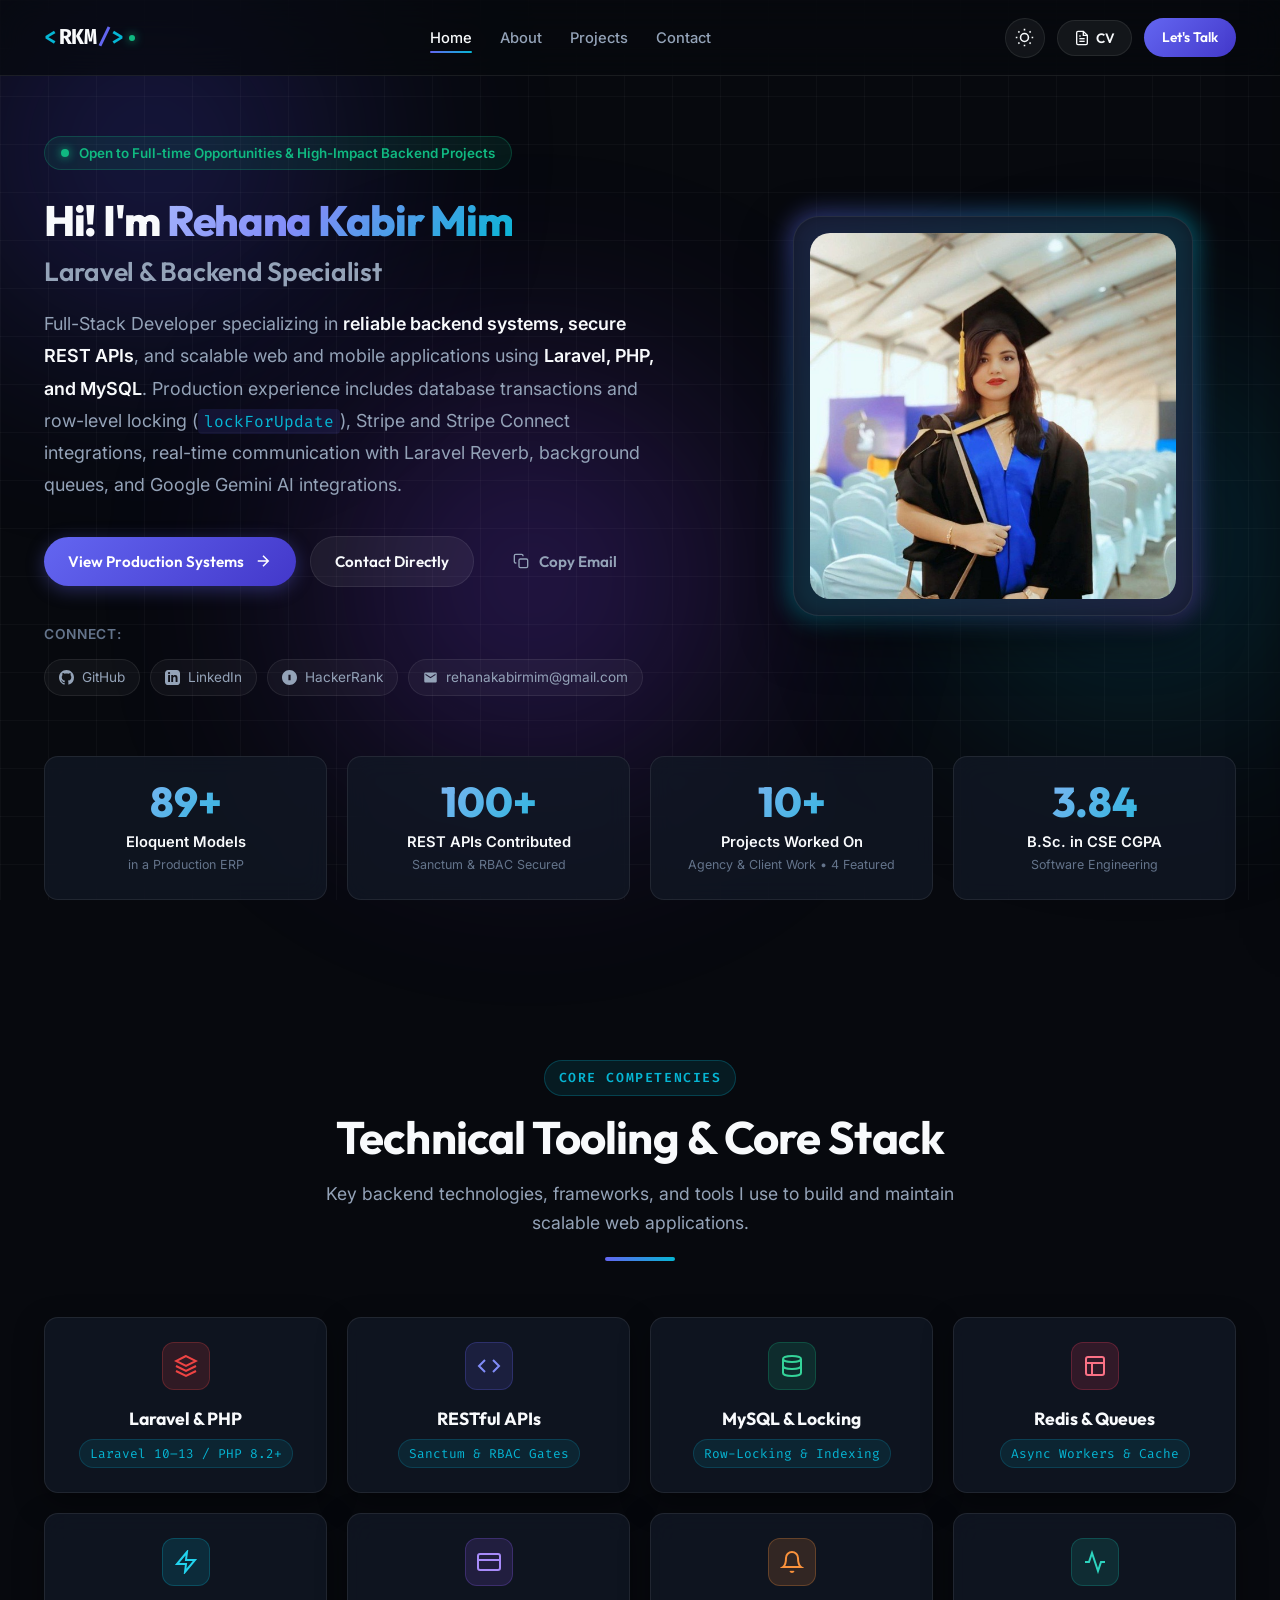
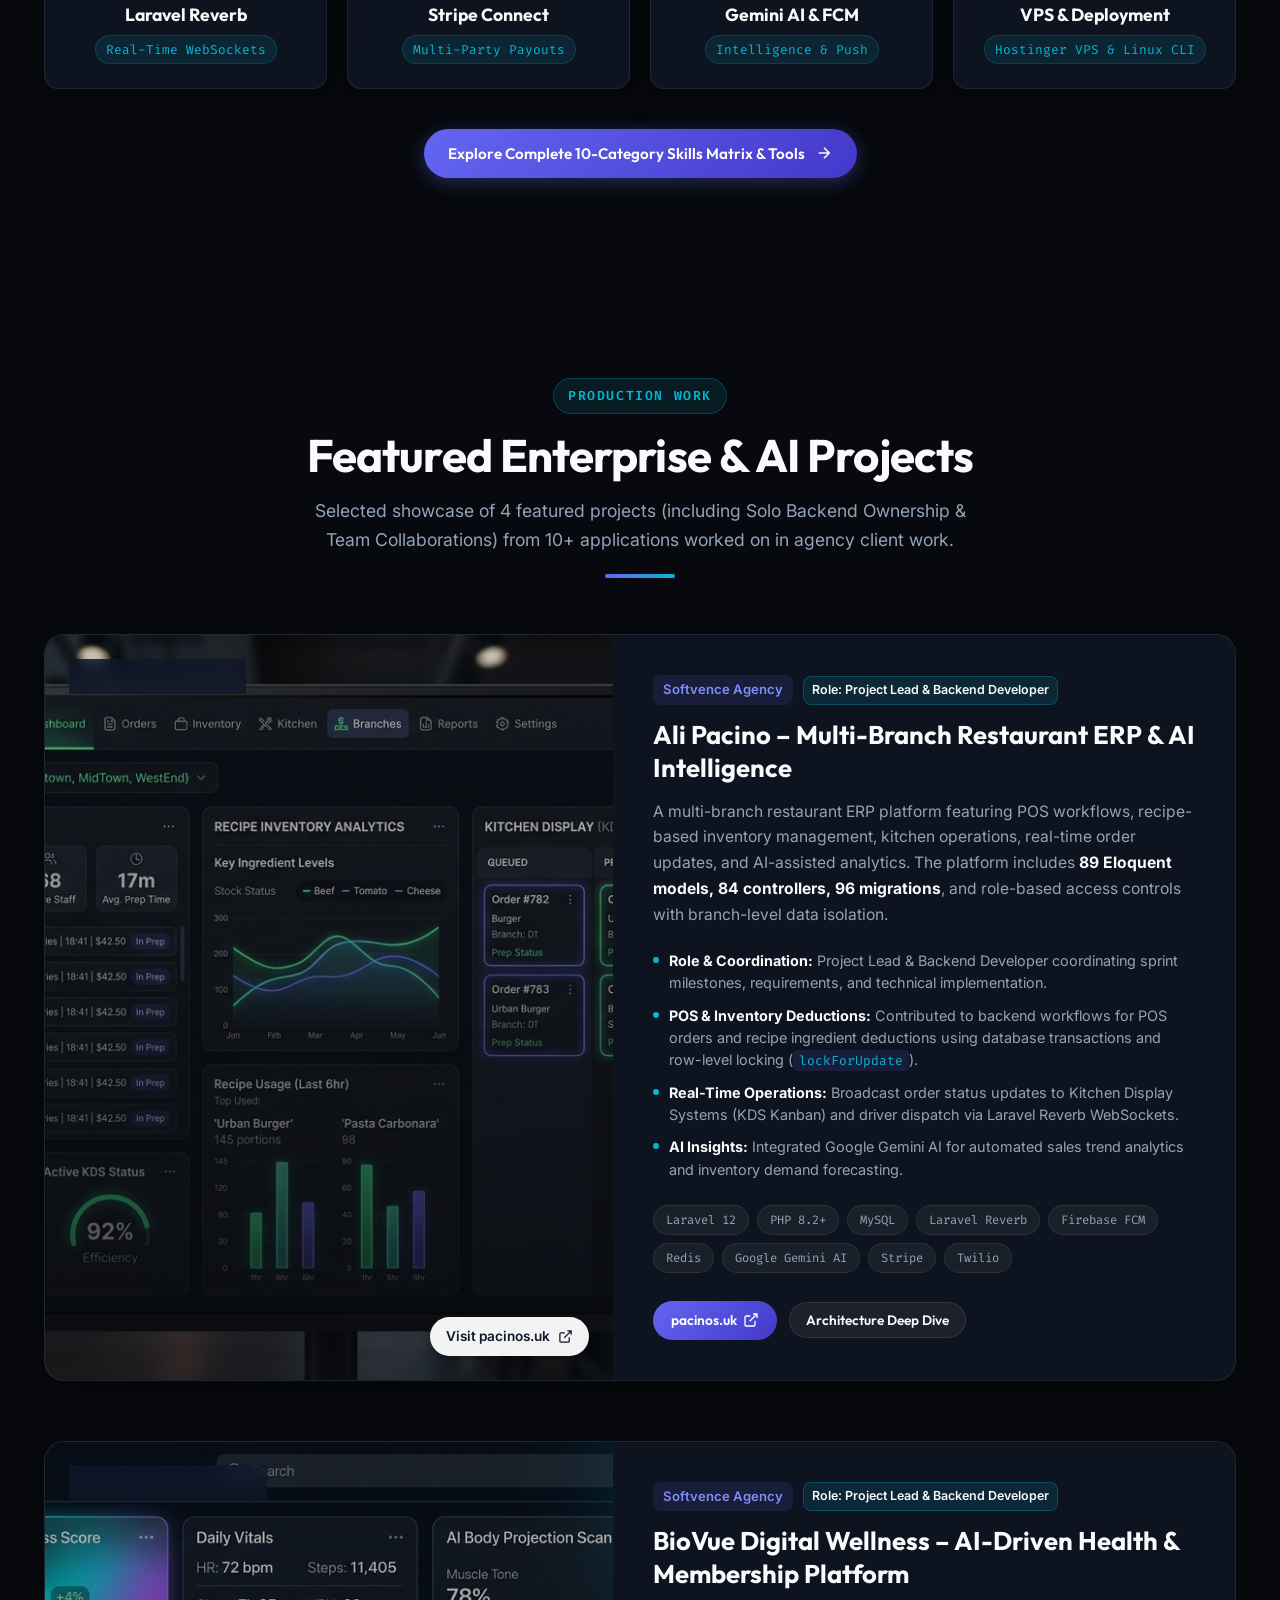
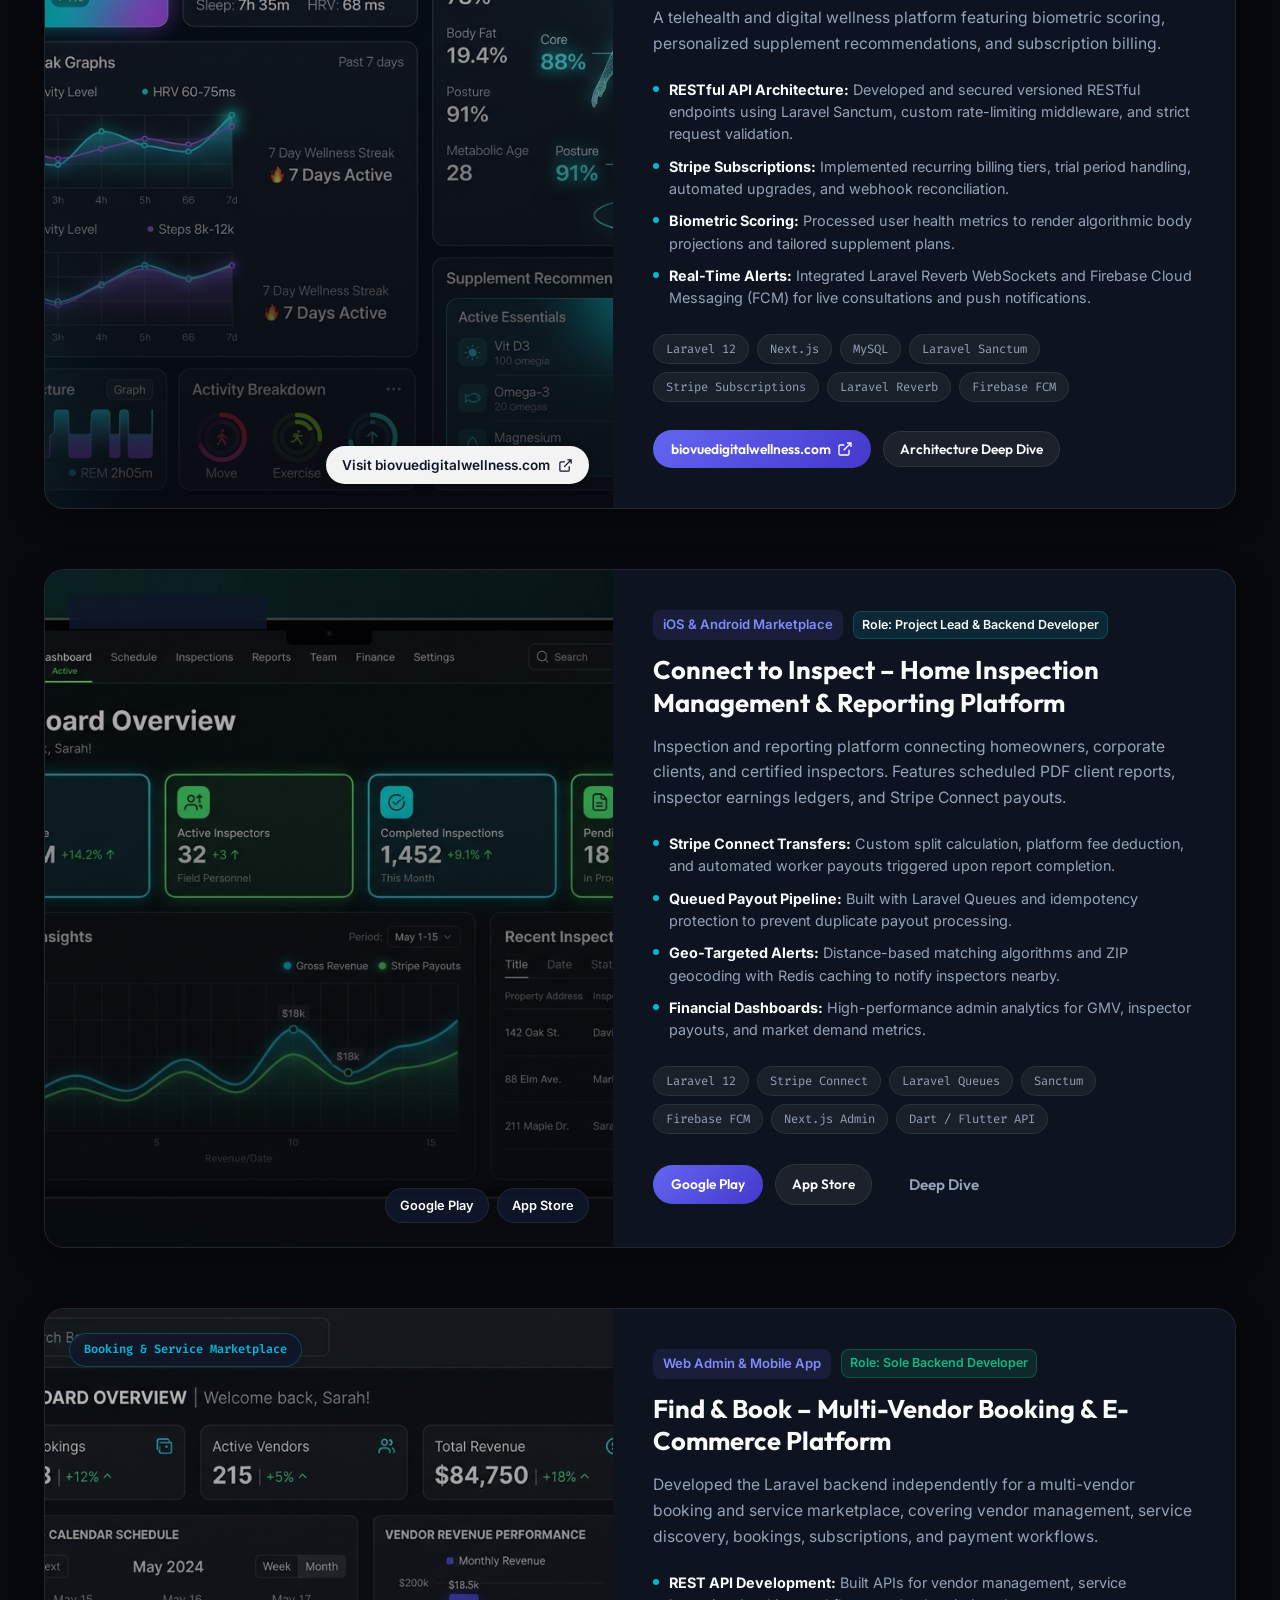
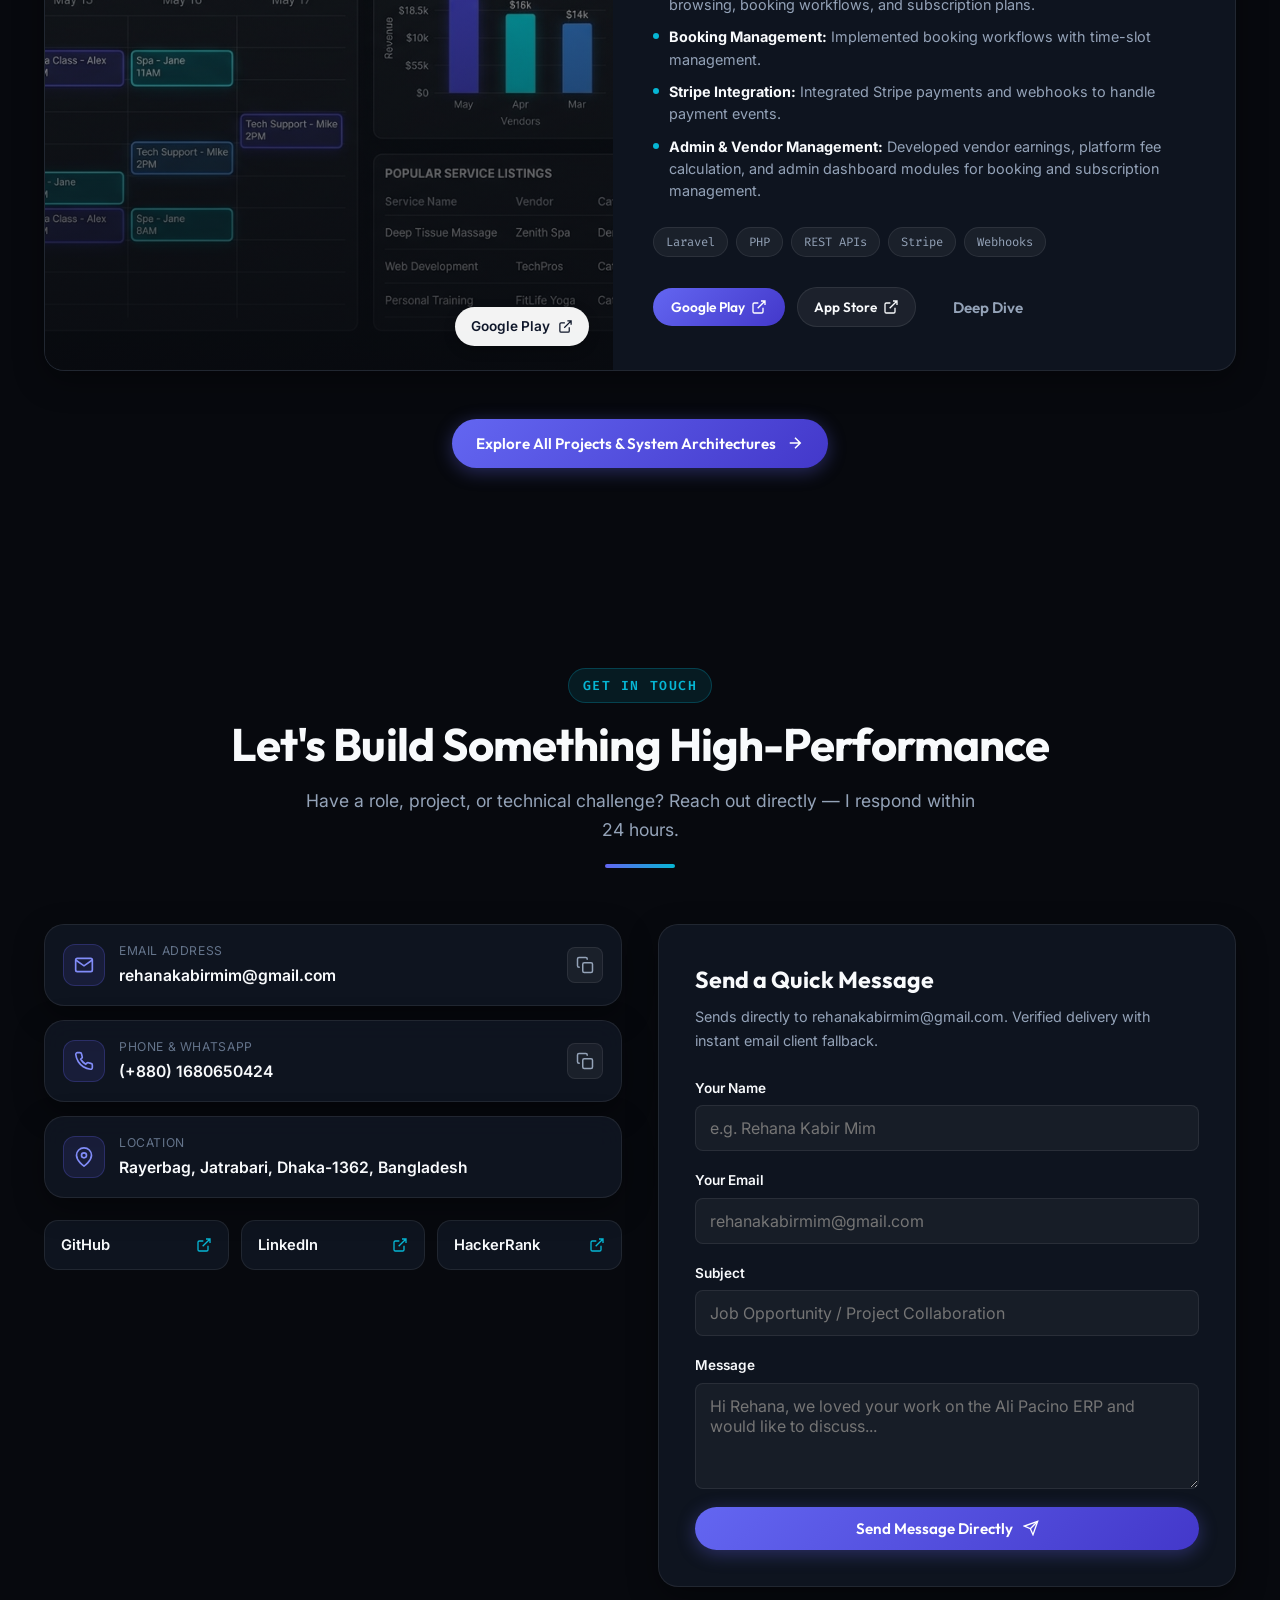
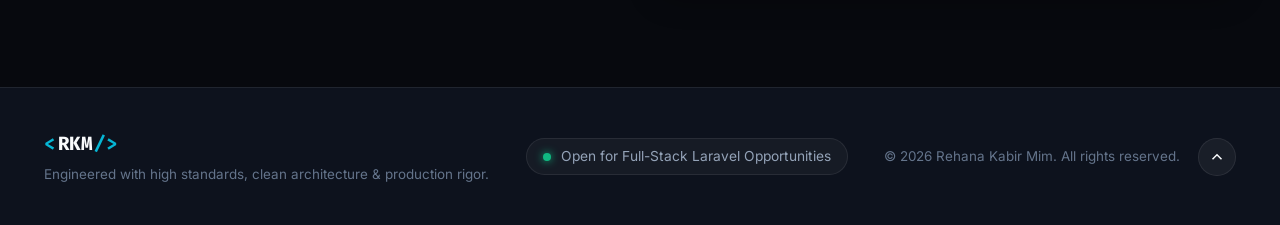
<file: index.html>
<!DOCTYPE html>
<html lang="en" data-theme="dark">
<head>
  <script>
    (function() {
      try {
        var theme = localStorage.getItem('rkm_theme_v2') || 'dark';
        document.documentElement.setAttribute('data-theme', theme);
      } catch (e) {
        document.documentElement.setAttribute('data-theme', 'dark');
      }
    })();
  </script>
  <meta charset="UTF-8">
  <meta name="viewport" content="width=device-width, initial-scale=1.0">
  <title>Rehana Kabir Mim | Full-Stack & Laravel Backend Specialist</title>
  <meta name="description" content="Portfolio of Rehana Kabir Mim - Full-Stack Developer specializing in PHP, Laravel, REST APIs, MySQL, Stripe Connect, Laravel Reverb, Redis, and AI Integrations.">
  <meta name="keywords" content="Rehana Kabir Mim, Laravel Developer, PHP Developer, Full-Stack Developer, Backend Engineer, REST API, Stripe Connect, Laravel Reverb, MySQL, Dhaka, Bangladesh">
  <meta name="author" content="Rehana Kabir Mim">

  <link rel="canonical" href="https://rehanakabirmim.github.io/mim-portfolio/">

  <!-- Open Graph / Meta for Social Sharing -->
  <meta property="og:type" content="website">
  <meta property="og:url" content="https://rehanakabirmim.github.io/mim-portfolio/">
  <meta property="og:title" content="Rehana Kabir Mim | Full-Stack & Laravel Backend Specialist">
  <meta property="og:description" content="Production-ready Laravel Backends, Real-time Systems, Stripe Connect, and Scalable APIs.">
  <meta property="og:image" content="https://rehanakabirmim.github.io/mim-portfolio/assets/images/avatar.jpg">

  <!-- Twitter Card Tags -->
  <meta name="twitter:card" content="summary_large_image">
  <meta name="twitter:url" content="https://rehanakabirmim.github.io/mim-portfolio/">
  <meta name="twitter:title" content="Rehana Kabir Mim | Full-Stack & Laravel Backend Specialist">
  <meta name="twitter:description" content="Production-ready Laravel Backends, Real-time Systems, Stripe Connect, and Scalable APIs.">
  <meta name="twitter:image" content="https://rehanakabirmim.github.io/mim-portfolio/assets/images/avatar.jpg">

  <!-- Favicon -->
  <link rel="icon" type="image/svg+xml" href="data:image/svg+xml,<svg xmlns='http://www.w3.org/2000/svg' viewBox='0 0 100 100'><text y='.9em' font-size='85' font-weight='bold' fill='%236366f1'>&lt;M/&gt;</text></svg>">

  <!-- Google Fonts -->
  <link rel="preconnect" href="https://fonts.googleapis.com">
  <link rel="preconnect" href="https://fonts.gstatic.com" crossorigin>
  <link href="https://fonts.googleapis.com/css2?family=Fira+Code:wght@400;500;600&family=Inter:wght@300;400;500;600;700&family=Outfit:wght@500;600;700;800&display=swap" rel="stylesheet">

  <!-- Main Stylesheet -->
  <link rel="stylesheet" href="style.css">

  <!-- JSON-LD Structured Data for SEO -->
  <script type="application/ld+json">
  {
    "@context": "https://schema.org",
    "@type": "Person",
    "name": "Rehana Kabir Mim",
    "jobTitle": "Full-Stack Developer | Laravel & Backend Specialist",
    "address": {
      "@type": "PostalAddress",
      "addressLocality": "Dhaka",
      "addressRegion": "Dhaka-1362",
      "addressCountry": "Bangladesh"
    },
    "email": "rehanakabirmim@gmail.com",
    "telephone": "+8801680650424",
    "url": "https://rehanakabirmim.github.io/mim-portfolio/",
    "sameAs": [
      "https://github.com/rehanakabirmim",
      "https://www.linkedin.com/in/rehana-kabir-mim-63bb6623a",
      "https://www.hackerrank.com/rehanakabirmim"
    ],
    "alumniOf": {
      "@type": "CollegeOrUniversity",
      "name": "Stamford University Bangladesh"
    }
  }
  </script>
</head>
<body>
  <!-- Ambient Background Canvas / Gradients -->
  <div class="ambient-glow glow-1" aria-hidden="true"></div>
  <div class="ambient-glow glow-2" aria-hidden="true"></div>
  <div class="ambient-glow glow-3" aria-hidden="true"></div>
  <div class="bg-grid-pattern" aria-hidden="true"></div>

  <!-- HEADER / NAVBAR -->
  <header class="site-header" id="header">
    <div class="container header-container">
      <a href="#hero" class="brand-logo" id="brand-logo" aria-label="Rehana Kabir Mim Home">
        <span class="logo-bracket">&lt;</span>
        <span class="logo-text">RKM</span>
        <span class="logo-slash">/</span>
        <span class="logo-bracket">&gt;</span>
        <span class="logo-pulse" aria-hidden="true"></span>
      </a>

      <!-- Desktop Navigation -->
      <nav class="nav-menu" id="nav-menu" aria-label="Main Navigation">
        <ul class="nav-list">
          <li><a href="index.html" class="nav-link active">Home</a></li>
          <li><a href="about.html" class="nav-link">About</a></li>
          <li><a href="projects.html" class="nav-link">Projects</a></li>
          <li><a href="contact.html" class="nav-link">Contact</a></li>
        </ul>
      </nav>

      <!-- Header Actions -->
      <div class="header-actions">
        <!-- Theme Toggle -->
        <button class="theme-toggle-btn" id="theme-toggle" aria-label="Toggle Light/Dark Theme">
          <svg class="sun-icon" viewBox="0 0 24 24" fill="none" stroke="currentColor" stroke-width="2"><circle cx="12" cy="12" r="5"/><path d="M12 1v2M12 21v2M4.22 4.22l1.42 1.42M18.36 18.36l1.42 1.42M1 12h2M21 12h2M4.22 19.78l1.42-1.42M18.36 5.64l1.42-1.42"/></svg>
          <svg class="moon-icon" viewBox="0 0 24 24" fill="none" stroke="currentColor" stroke-width="2"><path d="M21 12.79A9 9 0 1111.21 3 7 7 0 0021 12.79z"/></svg>
        </button>

        <!-- Quick Resume Modal Trigger -->
        <button class="btn btn-secondary-sm" id="view-resume-btn">
          <svg class="icon-sm" viewBox="0 0 24 24" fill="none" stroke="currentColor" stroke-width="2"><path d="M14 2H6a2 2 0 0 0-2 2v16a2 2 0 0 0 2 2h12a2 2 0 0 0 2-2V8z"/><polyline points="14 2 14 8 20 8"/><line x1="16" y1="13" x2="8" y2="13"/><line x1="16" y1="17" x2="8" y2="17"/><polyline points="10 9 9 9 8 9"/></svg>
          <span>CV</span>
        </button>

        <a href="contact.html" class="btn btn-primary-sm">
          <span>Let's Talk</span>
        </a>

        <!-- Mobile Hamburger Toggle -->
        <button class="hamburger-btn" id="hamburger-btn" aria-label="Open Mobile Menu" aria-expanded="false">
          <span class="bar"></span>
          <span class="bar"></span>
          <span class="bar"></span>
        </button>
      </div>
    </div>
  </header>

  <!-- Mobile Drawer Menu -->
  <div class="mobile-drawer" id="mobile-drawer" role="dialog" aria-modal="true" aria-label="Mobile Navigation Menu" aria-hidden="true">
    <div class="drawer-header">
      <div class="brand-logo">
        <span class="logo-bracket">&lt;</span><span class="logo-text">RKM</span><span class="logo-bracket">/&gt;</span>
      </div>
      <button class="close-drawer-btn" id="close-drawer-btn" aria-label="Close menu">&times;</button>
    </div>
    <ul class="mobile-nav-list">
      <li><a href="index.html" class="mobile-nav-link active">Home</a></li>
      <li><a href="about.html" class="mobile-nav-link">About</a></li>
      <li><a href="projects.html" class="mobile-nav-link">Projects</a></li>
      <li><a href="contact.html" class="mobile-nav-link">Contact</a></li>
    </ul>
    <div class="drawer-footer">
      <button class="btn btn-primary w-full" id="mobile-resume-btn">View Full Resume</button>
      <div class="drawer-socials">
        <a href="https://github.com/rehanakabirmim" target="_blank" rel="noopener" aria-label="GitHub">GitHub</a>
        <a href="https://www.linkedin.com/in/rehana-kabir-mim-63bb6623a" target="_blank" rel="noopener" aria-label="LinkedIn">LinkedIn</a>
      </div>
    </div>
  </div>
  <div class="drawer-overlay" id="drawer-overlay"></div>

  <!-- MAIN CONTENT -->
  <main>
    <!-- HERO SECTION -->
    <section class="hero-section" id="hero">
      <div class="container hero-container">
        <div class="hero-content">
          <!-- Availability Tag -->
          <div class="status-badge">
            <span class="status-dot"></span>
            <span class="status-text">Open to Full-time Opportunities & High-Impact Backend Projects</span>
          </div>

          <h1 class="hero-title">
            <span class="hero-title-name">Hi! I'm <span class="gradient-text">Rehana Kabir Mim</span></span>
            <span class="sub-headline">Laravel & Backend Specialist</span>
          </h1>

          <p class="hero-desc">
            Full-Stack Developer specializing in <strong>reliable backend systems, secure REST APIs</strong>, and scalable web and mobile applications using <strong>Laravel, PHP, and MySQL</strong>. Production experience includes database transactions and row-level locking (<code>lockForUpdate</code>), Stripe and Stripe Connect integrations, real-time communication with Laravel Reverb, background queues, and Google Gemini AI integrations.
          </p>

          <!-- Action Buttons -->
          <div class="hero-cta-group">
            <a href="projects.html" class="btn btn-primary btn-glow">
              <span>View Production Systems</span>
              <svg class="btn-arrow" viewBox="0 0 24 24" fill="none" stroke="currentColor" stroke-width="2"><path d="M5 12h14M12 5l7 7-7 7"/></svg>
            </a>
            <a href="contact.html" class="btn btn-secondary">
              <span>Contact Directly</span>
            </a>
            <button class="btn btn-ghost" id="quick-copy-email-btn" title="Click to copy email">
              <svg class="icon-sm" viewBox="0 0 24 24" fill="none" stroke="currentColor" stroke-width="2"><rect x="9" y="9" width="13" height="13" rx="2" ry="2"/><path d="M5 15H4a2 2 0 0 1-2-2V4a2 2 0 0 1 2-2h9a2 2 0 0 1 2 2v1"/></svg>
              <span>Copy Email</span>
            </button>
          </div>

          <!-- Social Links Strip -->
          <div class="hero-social-strip">
            <span class="social-label">Connect:</span>
            <div class="social-links">
              <a href="https://github.com/rehanakabirmim" target="_blank" rel="noopener" class="social-pill" title="GitHub Profile">
                <svg viewBox="0 0 24 24" fill="currentColor"><path d="M12 0C5.37 0 0 5.37 0 12c0 5.31 3.435 9.795 8.205 11.385.6.105.825-.255.825-.57 0-.285-.015-1.23-.015-2.235-3.015.555-3.795-.735-4.035-1.41-.135-.345-.72-1.41-1.23-1.695-.42-.225-1.02-.78-.015-.795.945-.015 1.62.87 1.845 1.23 1.08 1.815 2.805 1.305 3.495.99.105-.78.42-1.305.765-1.605-2.67-.3-5.46-1.335-5.46-5.925 0-1.305.465-2.385 1.23-3.225-.12-.3-.54-1.53.12-3.18 0 0 1.005-.315 3.3 1.23.96-.27 1.98-.405 3-.405s2.04.135 3 .405c2.295-1.56 3.3-1.23 3.3-1.23.66 1.65.24 2.88.12 3.18.765.84 1.23 1.905 1.23 3.225 0 4.605-2.805 5.625-5.475 5.925.435.375.81 1.095.81 2.22 0 1.605-.015 2.895-.015 3.3 0 .315.225.69.825.57A12.02 12.02 0 0024 12c0-6.63-5.37-12-12-12z"/></svg>
                <span>GitHub</span>
              </a>
              <a href="https://www.linkedin.com/in/rehana-kabir-mim-63bb6623a" target="_blank" rel="noopener" class="social-pill" title="LinkedIn Profile">
                <svg viewBox="0 0 24 24" fill="currentColor"><path d="M19 0h-14c-2.761 0-5 2.239-5 5v14c0 2.761 2.239 5 5 5h14c2.762 0 5-2.239 5-5v-14c0-2.761-2.238-5-5-5zm-11 19h-3v-11h3v11zm-1.5-12.268c-.966 0-1.75-.79-1.75-1.764s.784-1.764 1.75-1.764 1.75.79 1.75 1.764-.783 1.764-1.75 1.764zm13.5 12.268h-3v-5.604c0-3.368-4-3.113-4 0v5.604h-3v-11h3v1.765c1.396-2.586 7-2.777 7 2.476v6.759z"/></svg>
                <span>LinkedIn</span>
              </a>
              <a href="https://www.hackerrank.com/rehanakabirmim" target="_blank" rel="noopener" class="social-pill" title="HackerRank Profile">
                <svg viewBox="0 0 24 24" fill="currentColor"><path d="M12 0C5.373 0 0 5.373 0 12s5.373 12 12 12 12-5.373 12-12S18.627 0 12 0zm1.757 16.242h-3.514V7.758h3.514v8.484z"/></svg>
                <span>HackerRank</span>
              </a>
              <a href="mailto:rehanakabirmim@gmail.com" class="social-pill" title="Direct Email">
                <svg viewBox="0 0 24 24" fill="currentColor"><path d="M20 4H4c-1.1 0-1.99.9-1.99 2L2 18c0 1.1.9 2 2 2h16c1.1 0 2-.9 2-2V6c0-1.1-.9-2-2-2zm0 4l-8 5-8-5V6l8 5 8-5v2z"/></svg>
                <span>rehanakabirmim@gmail.com</span>
              </a>
            </div>
          </div>
        </div>

        <!-- Hero Visual Avatar Card -->
        <div class="hero-visual">
          <div class="avatar-card-wrapper">
            <div class="avatar-border-glow"></div>
            <div class="avatar-card">
              <div class="avatar-image-box">
                <img src="assets/images/avatar.jpg" alt="Rehana Kabir Mim - Laravel Specialist" class="avatar-img" width="360" height="360" loading="eager">
              </div>
            </div>
          </div>
        </div>
      </div>

      <!-- Quick Metrics Strip -->
      <div class="container hero-stats-container">
        <div class="stats-grid">
          <div class="stat-card">
            <div class="stat-number" data-target="89">89+</div>
            <div class="stat-meta">
              <span class="stat-title">Eloquent Models</span>
              <span class="stat-sub">in a Production ERP</span>
            </div>
          </div>
          <div class="stat-card">
            <div class="stat-number" data-target="100">100+</div>
            <div class="stat-meta">
              <span class="stat-title">REST APIs Contributed</span>
              <span class="stat-sub">Sanctum & RBAC Secured</span>
            </div>
          </div>
          <div class="stat-card">
            <div class="stat-number" data-target="10">10+</div>
            <div class="stat-meta">
              <span class="stat-title">Projects Worked On</span>
              <span class="stat-sub">Agency & Client Work • 4 Featured</span>
            </div>
          </div>
          <div class="stat-card">
            <div class="stat-number">3.84</div>
            <div class="stat-meta">
              <span class="stat-title">B.Sc. in CSE CGPA</span>
              <span class="stat-sub">Software Engineering</span>
            </div>
          </div>
        </div>
      </div>
    </section>

    <!-- TECHNICAL SKILLS MATRIX -->
    <section class="section skills-section" id="skills">
      <div class="container">
        <div class="section-header text-center">
          <span class="section-tag">CORE COMPETENCIES</span>
          <h2 class="section-title">Technical Tooling & Core Stack</h2>
          <p class="section-desc">Key backend technologies, frameworks, and tools I use to build and maintain scalable web applications.</p>
          <div class="section-divider"></div>
        </div>

        <!-- Sleek Core Stack Grid -->
        <div class="core-stack-grid">
          <div class="core-stack-card glass-panel">
            <div class="core-stack-icon laravel-color">
              <svg viewBox="0 0 24 24" fill="none" stroke="currentColor" stroke-width="2"><path d="M12 2L2 7l10 5 10-5-10-5zM2 17l10 5 10-5M2 12l10 5 10-5"/></svg>
            </div>
            <h4>Laravel & PHP</h4>
            <span class="core-stack-tag">Laravel 10–13 / PHP 8.2+</span>
          </div>

          <div class="core-stack-card glass-panel">
            <div class="core-stack-icon api-color">
              <svg viewBox="0 0 24 24" fill="none" stroke="currentColor" stroke-width="2"><polyline points="16 18 22 12 16 6"/><polyline points="8 6 2 12 8 18"/></svg>
            </div>
            <h4>RESTful APIs</h4>
            <span class="core-stack-tag">Sanctum & RBAC Gates</span>
          </div>

          <div class="core-stack-card glass-panel">
            <div class="core-stack-icon db-color">
              <svg viewBox="0 0 24 24" fill="none" stroke="currentColor" stroke-width="2"><ellipse cx="12" cy="5" rx="9" ry="3"/><path d="M21 12c0 1.66-4 3-9 3s-9-1.34-9-3"/><path d="M3 5v14c0 1.66 4 3 9 3s9-1.34 9-3V5"/></svg>
            </div>
            <h4>MySQL & Locking</h4>
            <span class="core-stack-tag">Row-Locking & Indexing</span>
          </div>

          <div class="core-stack-card glass-panel">
            <div class="core-stack-icon redis-color">
              <svg viewBox="0 0 24 24" fill="none" stroke="currentColor" stroke-width="2"><rect x="3" y="3" width="18" height="18" rx="2" ry="2"/><line x1="3" y1="9" x2="21" y2="9"/><line x1="9" y1="21" x2="9" y2="9"/></svg>
            </div>
            <h4>Redis & Queues</h4>
            <span class="core-stack-tag">Async Workers & Cache</span>
          </div>

          <div class="core-stack-card glass-panel">
            <div class="core-stack-icon reverb-color">
              <svg viewBox="0 0 24 24" fill="none" stroke="currentColor" stroke-width="2"><path d="M13 2L3 14h9l-1 8 10-12h-9l1-8z"/></svg>
            </div>
            <h4>Laravel Reverb</h4>
            <span class="core-stack-tag">Real-Time WebSockets</span>
          </div>

          <div class="core-stack-card glass-panel">
            <div class="core-stack-icon stripe-color">
              <svg viewBox="0 0 24 24" fill="none" stroke="currentColor" stroke-width="2"><rect x="1" y="4" width="22" height="16" rx="2" ry="2"/><line x1="1" y1="10" x2="23" y2="10"/></svg>
            </div>
            <h4>Stripe Connect</h4>
            <span class="core-stack-tag">Multi-Party Payouts</span>
          </div>

          <div class="core-stack-card glass-panel">
            <div class="core-stack-icon fcm-color">
              <svg viewBox="0 0 24 24" fill="none" stroke="currentColor" stroke-width="2"><path d="M18 8A6 6 0 0 0 6 8c0 7-3 9-3 9h18s-3-2-3-9"/><path d="M13.73 21a2 2 0 0 1-3.46 0"/></svg>
            </div>
            <h4>Gemini AI & FCM</h4>
            <span class="core-stack-tag">Intelligence & Push</span>
          </div>

          <div class="core-stack-card glass-panel">
            <div class="core-stack-icon docker-color">
              <svg viewBox="0 0 24 24" fill="none" stroke="currentColor" stroke-width="2"><path d="M22 12h-4l-3 9L9 3l-3 9H2"/></svg>
            </div>
            <h4>VPS & Deployment</h4>
            <span class="core-stack-tag">Hostinger VPS & Linux CLI</span>
          </div>
        </div>

        <div style="margin-top: 40px;" class="text-center">
          <a href="about.html#skills" class="btn btn-primary btn-glow">
            <span>Explore Complete 10-Category Skills Matrix & Tools</span>
            <svg class="btn-arrow" viewBox="0 0 24 24" fill="none" stroke="currentColor" stroke-width="2"><path d="M5 12h14M12 5l7 7-7 7"/></svg>
          </a>
        </div>
      </div>
    </section>

    <!-- FEATURED PROJECTS SHOWCASE -->
    <section class="section projects-section" id="projects">
      <div class="container">
        <div class="section-header text-center">
          <span class="section-tag">PRODUCTION WORK</span>
          <h2 class="section-title">Featured Enterprise & AI Projects</h2>
          <p class="section-desc">Selected showcase of 4 featured projects (including Solo Backend Ownership & Team Collaborations) from 10+ applications worked on in agency client work.</p>
          <div class="section-divider"></div>
        </div>

        <div class="projects-grid">
          <!-- PROJECT 1: ALI PACINO -->
          <article class="project-card glass-panel" id="project-ali-pacino">
            <div class="project-img-box">
              <img src="assets/images/ali-pacino.jpg" alt="Ali Pacino Restaurant ERP Dashboard" class="project-img" loading="lazy">
              <div class="project-img-overlay">
                <span class="project-category-badge">Multi-Branch SaaS ERP</span>
                <a href="https://pacinos.uk/" target="_blank" rel="noopener" class="btn-live-preview" title="Visit Live Site">
                  <span>Visit pacinos.uk</span>
                  <svg viewBox="0 0 24 24" fill="none" stroke="currentColor" stroke-width="2"><path d="M18 13v6a2 2 0 0 1-2 2H5a2 2 0 0 1-2-2V8a2 2 0 0 1 2-2h6M15 3h6v6M10 14L21 3"/></svg>
                </a>
              </div>
            </div>

            <div class="project-content">
              <div class="project-meta-strip">
                <span class="company-badge">Softvence Agency</span>
                <span class="role-badge">Role: Project Lead & Backend Developer</span>
              </div>

              <h3 class="project-title">
                <a href="https://pacinos.uk/" target="_blank" rel="noopener">Ali Pacino – Multi-Branch Restaurant ERP & AI Intelligence</a>
              </h3>

              <p class="project-summary">
                A multi-branch restaurant ERP platform featuring POS workflows, recipe-based inventory management, kitchen operations, real-time order updates, and AI-assisted analytics. The platform includes <strong>89 Eloquent models, 84 controllers, 96 migrations</strong>, and role-based access controls with branch-level data isolation.
              </p>

              <!-- Key Achievements & Contribution -->
              <div class="project-highlights-box">
                <div class="highlight-bullet">
                  <span class="bullet-dot"></span>
                  <span><strong>Role & Coordination:</strong> Project Lead & Backend Developer coordinating sprint milestones, requirements, and technical implementation.</span>
                </div>
                <div class="highlight-bullet">
                  <span class="bullet-dot"></span>
                  <span><strong>POS & Inventory Deductions:</strong> Contributed to backend workflows for POS orders and recipe ingredient deductions using database transactions and row-level locking (<code>lockForUpdate</code>).</span>
                </div>
                <div class="highlight-bullet">
                  <span class="bullet-dot"></span>
                  <span><strong>Real-Time Operations:</strong> Broadcast order status updates to Kitchen Display Systems (KDS Kanban) and driver dispatch via Laravel Reverb WebSockets.</span>
                </div>
                <div class="highlight-bullet">
                  <span class="bullet-dot"></span>
                  <span><strong>AI Insights:</strong> Integrated Google Gemini AI for automated sales trend analytics and inventory demand forecasting.</span>
                </div>
              </div>

              <!-- Tech Stack Badges -->
              <div class="project-tech-stack">
                <span class="tech-pill">Laravel 12</span>
                <span class="tech-pill">PHP 8.2+</span>
                <span class="tech-pill">MySQL</span>
                <span class="tech-pill">Laravel Reverb</span>
                <span class="tech-pill">Firebase FCM</span>
                <span class="tech-pill">Redis</span>
                <span class="tech-pill">Google Gemini AI</span>
                <span class="tech-pill">Stripe</span>
                <span class="tech-pill">Twilio</span>
              </div>

              <div class="project-actions">
                <a href="https://pacinos.uk/" target="_blank" rel="noopener" class="btn btn-primary-sm">
                  <span>pacinos.uk</span>
                  <svg class="icon-sm" viewBox="0 0 24 24" fill="none" stroke="currentColor" stroke-width="2"><path d="M18 13v6a2 2 0 0 1-2 2H5a2 2 0 0 1-2-2V8a2 2 0 0 1 2-2h6M15 3h6v6M10 14L21 3"/></svg>
                </a>
                <button class="btn btn-secondary-sm modal-trigger" data-project="ali-pacino">
                  <span>Architecture Deep Dive</span>
                </button>
              </div>
            </div>
          </article>

                    <!-- PROJECT 2: BIOVUE DIGITAL WELLNESS -->
          <article class="project-card glass-panel" id="project-biovue">
            <div class="project-img-box">
              <img src="assets/images/biovue.jpg" alt="BioVue Digital Wellness Platform" class="project-img" loading="lazy">
              <div class="project-img-overlay">
                <span class="project-category-badge">AI Wellness & Healthcare</span>
                <a href="https://biovuedigitalwellness.com/" target="_blank" rel="noopener" class="btn-live-preview" title="Visit Live Site">
                  <span>Visit biovuedigitalwellness.com</span>
                  <svg viewBox="0 0 24 24" fill="none" stroke="currentColor" stroke-width="2"><path d="M18 13v6a2 2 0 0 1-2 2H5a2 2 0 0 1-2-2V8a2 2 0 0 1 2-2h6M15 3h6v6M10 14L21 3"/></svg>
                </a>
              </div>
            </div>

            <div class="project-content">
              <div class="project-meta-strip">
                <span class="company-badge">Softvence Agency</span>
                <span class="role-badge">Role: Project Lead & Backend Developer</span>
              </div>

              <h3 class="project-title">
                <a href="https://biovuedigitalwellness.com/" target="_blank" rel="noopener">BioVue Digital Wellness – AI-Driven Health & Membership Platform</a>
              </h3>

              <p class="project-summary">
                A telehealth and digital wellness platform featuring biometric scoring, personalized supplement recommendations, and subscription billing.
              </p>

              <div class="project-highlights-box">
                <div class="highlight-bullet">
                  <span class="bullet-dot"></span>
                  <span><strong>RESTful API Architecture:</strong> Developed and secured versioned RESTful endpoints using Laravel Sanctum, custom rate-limiting middleware, and strict request validation.</span>
                </div>
                <div class="highlight-bullet">
                  <span class="bullet-dot"></span>
                  <span><strong>Stripe Subscriptions:</strong> Implemented recurring billing tiers, trial period handling, automated upgrades, and webhook reconciliation.</span>
                </div>
                <div class="highlight-bullet">
                  <span class="bullet-dot"></span>
                  <span><strong>Biometric Scoring:</strong> Processed user health metrics to render algorithmic body projections and tailored supplement plans.</span>
                </div>
                <div class="highlight-bullet">
                  <span class="bullet-dot"></span>
                  <span><strong>Real-Time Alerts:</strong> Integrated Laravel Reverb WebSockets and Firebase Cloud Messaging (FCM) for live consultations and push notifications.</span>
                </div>
              </div>

              <div class="project-tech-stack">
                <span class="tech-pill">Laravel 12</span>
                <span class="tech-pill">Next.js</span>
                <span class="tech-pill">MySQL</span>
                <span class="tech-pill">Laravel Sanctum</span>
                <span class="tech-pill">Stripe Subscriptions</span>
                <span class="tech-pill">Laravel Reverb</span>
                <span class="tech-pill">Firebase FCM</span>
              </div>

              <div class="project-actions">
                <a href="https://biovuedigitalwellness.com/" target="_blank" rel="noopener" class="btn btn-primary-sm">
                  <span>biovuedigitalwellness.com</span>
                  <svg class="icon-sm" viewBox="0 0 24 24" fill="none" stroke="currentColor" stroke-width="2"><path d="M18 13v6a2 2 0 0 1-2 2H5a2 2 0 0 1-2-2V8a2 2 0 0 1 2-2h6M15 3h6v6M10 14L21 3"/></svg>
                </a>
                <button class="btn btn-secondary-sm modal-trigger" data-project="biovue">
                  <span>Architecture Deep Dive</span>
                </button>
              </div>
            </div>
          </article>

          <!-- PROJECT 3: CONNECT TO INSPECT -->
          <article class="project-card glass-panel" id="project-neumera">
            <div class="project-img-box">
              <img src="assets/images/connect-to-inspect.png" alt="Connect to Inspect - Home Inspection Management & Reporting Platform" class="project-img" loading="lazy">
              <div class="project-img-overlay">
                <span class="project-category-badge">Marketplace & Mobile App</span>
                <div class="app-store-links-overlay">
                  <a href="https://play.google.com/store/apps/details?id=com.connecttoinspect.app" target="_blank" rel="noopener" class="btn-store" title="Google Play Store">Google Play</a>
                  <a href="https://apps.apple.com/us/app/connect-to-inspect/id6786938827" target="_blank" rel="noopener" class="btn-store" title="Apple App Store">App Store</a>
                </div>
              </div>
            </div>

            <div class="project-content">
              <div class="project-meta-strip">
                <span class="company-badge">iOS & Android Marketplace</span>
                <span class="role-badge">Role: Project Lead & Backend Developer</span>
              </div>

              <h3 class="project-title">
                Connect to Inspect – Home Inspection Management & Reporting Platform
              </h3>

              <p class="project-summary">
                Inspection and reporting platform connecting homeowners, corporate clients, and certified inspectors. Features scheduled PDF client reports, inspector earnings ledgers, and Stripe Connect payouts.
              </p>

              <div class="project-highlights-box">
                <div class="highlight-bullet">
                  <span class="bullet-dot"></span>
                  <span><strong>Stripe Connect Transfers:</strong> Custom split calculation, platform fee deduction, and automated worker payouts triggered upon report completion.</span>
                </div>
                <div class="highlight-bullet">
                  <span class="bullet-dot"></span>
                  <span><strong>Queued Payout Pipeline:</strong> Built with Laravel Queues and idempotency protection to prevent duplicate payout processing.</span>
                </div>
                <div class="highlight-bullet">
                  <span class="bullet-dot"></span>
                  <span><strong>Geo-Targeted Alerts:</strong> Distance-based matching algorithms and ZIP geocoding with Redis caching to notify inspectors nearby.</span>
                </div>
                <div class="highlight-bullet">
                  <span class="bullet-dot"></span>
                  <span><strong>Financial Dashboards:</strong> High-performance admin analytics for GMV, inspector payouts, and market demand metrics.</span>
                </div>
              </div>

              <div class="project-tech-stack">
                <span class="tech-pill">Laravel 12</span>
                <span class="tech-pill">Stripe Connect</span>
                <span class="tech-pill">Laravel Queues</span>
                <span class="tech-pill">Sanctum</span>
                <span class="tech-pill">Firebase FCM</span>
                <span class="tech-pill">Next.js Admin</span>
                <span class="tech-pill">Dart / Flutter API</span>
              </div>

              <div class="project-actions">
                <a href="https://play.google.com/store/apps/details?id=com.connecttoinspect.app" target="_blank" rel="noopener" class="btn btn-primary-sm">
                  <span>Google Play</span>
                </a>
                <a href="https://apps.apple.com/us/app/connect-to-inspect/id6786938827" target="_blank" rel="noopener" class="btn btn-secondary-sm">
                  <span>App Store</span>
                </a>
                <button class="btn btn-ghost modal-trigger" data-project="neumera">
                  <span>Deep Dive</span>
                </button>
              </div>
            </div>
          </article>

          <!-- PROJECT 4: FIND & BOOK (INDIVIDUAL / SOLO PROJECT) -->
          <article class="project-card glass-panel" id="project-find-book">
            <div class="project-img-box">
              <img src="assets/images/find-book.jpg" alt="Find & Book Multi-Vendor Booking & E-Commerce Platform" class="project-img" loading="lazy">
              <div class="project-img-overlay">
                <span class="project-category-badge">Booking & Service Marketplace</span>
                <a href="https://play.google.com/store/apps/details?id=com.findandbook.sireenshaban" target="_blank" rel="noopener" class="btn-live-preview" title="Visit Google Play Store">
                  <span>Google Play</span>
                  <svg viewBox="0 0 24 24" fill="none" stroke="currentColor" stroke-width="2"><path d="M18 13v6a2 2 0 0 1-2 2H5a2 2 0 0 1-2-2V8a2 2 0 0 1 2-2h6M15 3h6v6M10 14L21 3"/></svg>
                </a>
              </div>
            </div>

            <div class="project-content">
              <div class="project-meta-strip">
                <span class="company-badge">Web Admin & Mobile App</span>
                <span class="role-badge role-badge-solo">Role: Sole Backend Developer</span>
              </div>

              <h3 class="project-title">
                <a href="https://play.google.com/store/apps/details?id=com.findandbook.sireenshaban" target="_blank" rel="noopener">Find & Book – Multi-Vendor Booking & E-Commerce Platform</a>
              </h3>

              <p class="project-summary">
                Developed the Laravel backend independently for a multi-vendor booking and service marketplace, covering vendor management, service discovery, bookings, subscriptions, and payment workflows.
              </p>

              <div class="project-highlights-box">
                <div class="highlight-bullet">
                  <span class="bullet-dot"></span>
                  <span><strong>REST API Development:</strong> Built APIs for vendor management, service browsing, booking workflows, and subscription plans.</span>
                </div>
                <div class="highlight-bullet">
                  <span class="bullet-dot"></span>
                  <span><strong>Booking Management:</strong> Implemented booking workflows with time-slot management.</span>
                </div>
                <div class="highlight-bullet">
                  <span class="bullet-dot"></span>
                  <span><strong>Stripe Integration:</strong> Integrated Stripe payments and webhooks to handle payment events.</span>
                </div>
                <div class="highlight-bullet">
                  <span class="bullet-dot"></span>
                  <span><strong>Admin & Vendor Management:</strong> Developed vendor earnings, platform fee calculation, and admin dashboard modules for booking and subscription management.</span>
                </div>
              </div>

              <div class="project-tech-stack">
                <span class="tech-pill">Laravel</span>
                <span class="tech-pill">PHP</span>
                <span class="tech-pill">REST APIs</span>
                <span class="tech-pill">Stripe</span>
                <span class="tech-pill">Webhooks</span>
              </div>

              <div class="project-actions">
                <a href="https://play.google.com/store/apps/details?id=com.findandbook.sireenshaban" target="_blank" rel="noopener" class="btn btn-primary-sm">
                  <span>Google Play</span>
                  <svg class="icon-sm" viewBox="0 0 24 24" fill="none" stroke="currentColor" stroke-width="2"><path d="M18 13v6a2 2 0 0 1-2 2H5a2 2 0 0 1-2-2V8a2 2 0 0 1 2-2h6M15 3h6v6M10 14L21 3"/></svg>
                </a>
                <a href="https://apps.apple.com/us/app/find-book/id6761288062" target="_blank" rel="noopener" class="btn btn-secondary-sm">
                  <span>App Store</span>
                  <svg class="icon-sm" viewBox="0 0 24 24" fill="none" stroke="currentColor" stroke-width="2"><path d="M18 13v6a2 2 0 0 1-2 2H5a2 2 0 0 1-2-2V8a2 2 0 0 1 2-2h6M15 3h6v6M10 14L21 3"/></svg>
                </a>
                <button class="btn btn-ghost modal-trigger" data-project="find-book">
                  <span>Deep Dive</span>
                </button>
              </div>
            </div>
          </article>
        </div>
        <div class="text-center" style="margin-top: 48px;">
          <a href="projects.html" class="btn btn-primary btn-glow">
            <span>Explore All Projects & System Architectures</span>
            <svg class="btn-arrow" viewBox="0 0 24 24" fill="none" stroke="currentColor" stroke-width="2"><path d="M5 12h14M12 5l7 7-7 7"/></svg>
          </a>
        </div>
      </div>
    </section>

    <!-- CONTACT & DIRECT CONNECT -->
    <section class="section contact-section" id="contact">
      <div class="container">
        <div class="section-header text-center">
          <span class="section-tag">GET IN TOUCH</span>
          <h2 class="section-title">Let's Build Something High-Performance</h2>
          <p class="section-desc">Have a role, project, or technical challenge? Reach out directly — I respond within 24 hours.</p>
          <div class="section-divider"></div>
        </div>

        <div class="contact-grid">
          <!-- Contact Info Cards -->
          <div class="contact-cards-col">
            <div class="contact-info-card glass-panel" id="copy-email-card">
              <div class="contact-icon">
                <svg viewBox="0 0 24 24" fill="none" stroke="currentColor" stroke-width="2"><path d="M4 4h16c1.1 0 2 .9 2 2v12c0 1.1-.9 2-2 2H4c-1.1 0-2-.9-2-2V6c0-1.1.9-2 2-2z"/><polyline points="22,6 12,13 2,6"/></svg>
              </div>
              <div class="contact-text">
                <span class="contact-label">Email Address</span>
                <a href="mailto:rehanakabirmim@gmail.com" class="contact-val">rehanakabirmim@gmail.com</a>
              </div>
              <button class="copy-btn" data-copy="rehanakabirmim@gmail.com" title="Copy email">
                <svg viewBox="0 0 24 24" fill="none" stroke="currentColor" stroke-width="2"><rect x="9" y="9" width="13" height="13" rx="2" ry="2"/><path d="M5 15H4a2 2 0 0 1-2-2V4a2 2 0 0 1 2-2h9a2 2 0 0 1 2 2v1"/></svg>
              </button>
            </div>

            <div class="contact-info-card glass-panel" id="copy-phone-card">
              <div class="contact-icon">
                <svg viewBox="0 0 24 24" fill="none" stroke="currentColor" stroke-width="2"><path d="M22 16.92v3a2 2 0 0 1-2.18 2 19.79 19.79 0 0 1-8.63-3.07 19.5 19.5 0 0 1-6-6 19.79 19.79 0 0 1-3.07-8.67A2 2 0 0 1 4.11 2h3a2 2 0 0 1 2 1.72 12.84 12.84 0 0 0 .7 2.81 2 2 0 0 1-.45 2.11L8.09 9.91a16 16 0 0 0 6 6l1.27-1.27a2 2 0 0 1 2.11-.45 12.84 12.84 0 0 0 2.81.7A2 2 0 0 1 22 16.92z"/></svg>
              </div>
              <div class="contact-text">
                <span class="contact-label">Phone & WhatsApp</span>
                <a href="tel:+8801680650424" class="contact-val">(+880) 1680650424</a>
              </div>
              <button class="copy-btn" data-copy="+8801680650424" title="Copy phone number">
                <svg viewBox="0 0 24 24" fill="none" stroke="currentColor" stroke-width="2"><rect x="9" y="9" width="13" height="13" rx="2" ry="2"/><path d="M5 15H4a2 2 0 0 1-2-2V4a2 2 0 0 1 2-2h9a2 2 0 0 1 2 2v1"/></svg>
              </button>
            </div>

            <div class="contact-info-card glass-panel">
              <div class="contact-icon">
                <svg viewBox="0 0 24 24" fill="none" stroke="currentColor" stroke-width="2"><path d="M21 10c0 7-9 13-9 13s-9-6-9-13a9 9 0 0 1 18 0z"/><circle cx="12" cy="10" r="3"/></svg>
              </div>
              <div class="contact-text">
                <span class="contact-label">Location</span>
                <span class="contact-val">Rayerbag, Jatrabari, Dhaka-1362, Bangladesh</span>
              </div>
            </div>

            <!-- Profiles Strip -->
            <div class="contact-social-grid">
              <a href="https://github.com/rehanakabirmim" target="_blank" rel="noopener" class="contact-social-btn">
                <span>GitHub</span>
                <svg viewBox="0 0 24 24" fill="none" stroke="currentColor" stroke-width="2"><path d="M18 13v6a2 2 0 0 1-2 2H5a2 2 0 0 1-2-2V8a2 2 0 0 1 2-2h6M15 3h6v6M10 14L21 3"/></svg>
              </a>
              <a href="https://www.linkedin.com/in/rehana-kabir-mim-63bb6623a" target="_blank" rel="noopener" class="contact-social-btn">
                <span>LinkedIn</span>
                <svg viewBox="0 0 24 24" fill="none" stroke="currentColor" stroke-width="2"><path d="M18 13v6a2 2 0 0 1-2 2H5a2 2 0 0 1-2-2V8a2 2 0 0 1 2-2h6M15 3h6v6M10 14L21 3"/></svg>
              </a>
              <a href="https://www.hackerrank.com/rehanakabirmim" target="_blank" rel="noopener" class="contact-social-btn">
                <span>HackerRank</span>
                <svg viewBox="0 0 24 24" fill="none" stroke="currentColor" stroke-width="2"><path d="M18 13v6a2 2 0 0 1-2 2H5a2 2 0 0 1-2-2V8a2 2 0 0 1 2-2h6M15 3h6v6M10 14L21 3"/></svg>
              </a>
            </div>
          </div>

          <!-- Quick Interactive Message Form -->
          <div class="contact-form-col">
            <div class="contact-form-card glass-panel">
              <h3 class="form-title">Send a Quick Message</h3>
              <p class="form-subtitle">Sends directly to rehanakabirmim@gmail.com. Verified delivery with instant email client fallback.</p>
              
              <!-- Formspree endpoint connected to rehanakabirmim@gmail.com -->
              <form id="contact-form" class="contact-form" action="https://formspree.io/f/mqppakww" method="POST">
                <!-- Formspree Anti-Spam Honeypot Field -->
                <input type="text" name="_gotcha" style="display:none !important;" tabindex="-1" autocomplete="off" aria-hidden="true">

                <div class="form-group">
                  <label for="sender-name">Your Name</label>
                  <input type="text" id="sender-name" name="name" autocomplete="name" required placeholder="e.g. Rehana Kabir Mim">
                </div>

                <div class="form-group">
                  <label for="sender-email">Your Email</label>
                  <input type="email" id="sender-email" name="email" autocomplete="email" required placeholder="rehanakabirmim@gmail.com">
                </div>

                <div class="form-group">
                  <label for="sender-subject">Subject</label>
                  <input type="text" id="sender-subject" name="subject" required placeholder="Job Opportunity / Project Collaboration">
                </div>

                <div class="form-group">
                  <label for="sender-message">Message</label>
                  <textarea id="sender-message" name="message" rows="4" required placeholder="Hi Rehana, we loved your work on the Ali Pacino ERP and would like to discuss..."></textarea>
                </div>

                <div id="form-status" role="status" aria-live="polite" class="form-status-msg"></div>

                <button type="submit" class="btn btn-primary w-full" id="submit-contact-btn">
                  <span>Send Message Directly</span>
                  <svg class="icon-sm" viewBox="0 0 24 24" fill="none" stroke="currentColor" stroke-width="2"><line x1="22" y1="2" x2="11" y2="13"/><polygon points="22 2 15 22 11 13 2 9 22 2"/></svg>
                </button>
              </form>
            </div>
          </div>
        </div>
      </div>
    </section>
  </main>

  <!-- FOOTER -->
  <footer class="site-footer">
    <div class="container footer-container">
      <div class="footer-left">
        <a href="#hero" class="brand-logo footer-logo">
          <span class="logo-bracket">&lt;</span><span class="logo-text">RKM</span><span class="logo-bracket">/&gt;</span>
        </a>
        <p class="footer-tagline">Engineered with high standards, clean architecture & production rigor.</p>
      </div>

      <div class="footer-center">
        <span class="status-indicator-ping"></span>
        <span>Open for Full-Stack Laravel Opportunities</span>
      </div>

      <div class="footer-right">
        <p class="copyright">&copy; <span id="current-year">2026</span> Rehana Kabir Mim. All rights reserved.</p>
        <a href="#hero" class="back-to-top" id="back-to-top" title="Back to top">
          <svg viewBox="0 0 24 24" fill="none" stroke="currentColor" stroke-width="2"><polyline points="18 15 12 9 6 15"/></svg>
        </a>
      </div>
    </div>
  </footer>

  <!-- RESUME PREVIEW / PRINT MODAL -->
  <div class="modal-overlay" id="resume-modal" role="dialog" aria-modal="true" aria-labelledby="resume-modal-title" aria-hidden="true">
    <div class="modal-container resume-modal-container">
      <div class="modal-header">
        <div class="modal-title-group">
          <h3 id="resume-modal-title">Rehana Kabir Mim - Professional Resume</h3>
        </div>
        <div class="modal-actions-group">
          <a href="assets/Rehana_Kabir_Mim_Resume.pdf" download="Rehana_Kabir_Mim_Resume.pdf" class="btn btn-primary-sm" id="download-resume-btn" aria-label="Download resume PDF directly">
            <svg class="icon-sm" viewBox="0 0 24 24" fill="none" stroke="currentColor" stroke-width="2"><path d="M21 15v4a2 2 0 0 1-2 2H5a2 2 0 0 1-2-2v-4"/><polyline points="7 10 12 15 17 10"/><line x1="12" y1="15" x2="12" y2="3"/></svg>
            <span>Download PDF</span>
          </a>
          <button class="btn btn-secondary-sm" id="print-resume-btn" aria-label="Print resume">
            <svg class="icon-sm" viewBox="0 0 24 24" fill="none" stroke="currentColor" stroke-width="2"><polyline points="6 9 6 2 18 2 18 9"/><path d="M6 18H4a2 2 0 0 1-2-2v-5a2 2 0 0 1 2-2h16a2 2 0 0 1 2 2v5a2 2 0 0 1-2 2h-2"/><rect x="6" y="14" width="12" height="8"/></svg>
            <span>Print</span>
          </button>
          <button class="close-modal-btn" id="close-resume-modal" aria-label="Close resume modal">&times;</button>
        </div>
      </div>

      <div class="modal-body printable-resume" id="printable-resume-content">
        <div class="resume-sheet-header">
          <h2>REHANA KABIR MIM</h2>
          <div class="resume-sheet-role">Full-Stack Developer | Laravel & Backend Specialist</div>
          <div class="resume-sheet-contact">
            <span>Rayerbag, Jatrabari, Dhaka-1362</span> • 
            <span><a href="mailto:rehanakabirmim@gmail.com">rehanakabirmim@gmail.com</a></span> • 
            <span>(+880) 1680650424</span>
          </div>
          <div class="resume-sheet-links">
            <a href="https://github.com/rehanakabirmim" target="_blank">github.com/rehanakabirmim</a> • 
            <a href="https://www.linkedin.com/in/rehana-kabir-mim-63bb6623a" target="_blank">linkedin.com/in/rehana-kabir-mim</a> • 
            <a href="https://rehanakabirmim.github.io/mim-portfolio/" target="_blank">rehanakabirmim.github.io/mim-portfolio</a>
          </div>
        </div>

        <div class="resume-section-block">
          <h4 class="resume-sec-title">PROFESSIONAL SUMMARY</h4>
          <p>
            Laravel-focused Full-Stack Developer experienced in building backend systems for web and mobile applications. Skilled in PHP, Laravel, MySQL, REST API development, database transactions, row-level locking, Stripe integrations, real-time communication, background queues, and third-party APIs. Experienced in coordinating development tasks, collaborating with international clients, and contributing to production applications.
          </p>
        </div>

        <div class="resume-section-block">
          <h4 class="resume-sec-title">WORK EXPERIENCE</h4>

          <div class="resume-entry">
            <div class="resume-entry-title">
              <strong>Executive Laravel Developer</strong><span class="resume-meta-divider">|</span>Softvence Agency<span class="resume-meta-divider">|</span><span class="resume-entry-date">August 2025 – Present</span>
            </div>
            <ul class="resume-bullet-list">
              <li>Architect and develop scalable backend ecosystems using Laravel, PHP, MySQL, REST APIs, and Laravel Sanctum.</li>
              <li>Design database architecture, relationships, complex migrations, and real-time workflows for production systems.</li>
              <li>Build authentication, payment gateways (Stripe &amp; Stripe Connect), webhooks, push notifications, and background queues.</li>
              <li>Lead project sprint planning, task assignments, code reviews, and QA validation to ensure high technical quality.</li>
              <li>Communicate directly with international clients to clarify specifications, conduct sprint demos, and align deliverables.</li>
            </ul>
          </div>

          <div class="resume-entry">
            <div class="resume-entry-title">
              <strong>Laravel Developer Intern</strong><span class="resume-meta-divider">|</span>Web Shinez Technology<span class="resume-meta-divider">|</span><span class="resume-entry-date">July 2024 – December 2024</span>
            </div>
            <ul class="resume-bullet-list">
              <li>Developed a Student Management System using Laravel, including HR, administration, and attendance modules.</li>
              <li>Worked on database design, migrations, backend development, and REST API integration.</li>
            </ul>
          </div>
        </div>

        <div class="resume-section-block">
          <h4 class="resume-sec-title">TECHNICAL SKILLS</h4>
          <div class="resume-skills-grid">
            <div class="resume-skill-row">
              <strong>Programming Languages:</strong> <span>C, PHP, JavaScript, SQL</span>
            </div>
            <div class="resume-skill-row">
              <strong>Backend Development:</strong> <span>Laravel (10–13), OOP, MVC, Eloquent ORM, RESTful API Development, Laravel Sanctum</span>
            </div>
            <div class="resume-skill-row">
              <strong>Database:</strong> <span>MySQL, Schema Design, Migrations, Indexing, Transactions, Row-Level Locking (<code>lockForUpdate</code>)</span>
            </div>
            <div class="resume-skill-row">
              <strong>Payment Integration:</strong> <span>Stripe, Stripe Connect, Webhooks, Subscription Management</span>
            </div>
            <div class="resume-skill-row">
              <strong>Real-Time &amp; Background:</strong> <span>Laravel Reverb, WebSockets, Queues, Background Workers, Redis</span>
            </div>
            <div class="resume-skill-row">
              <strong>Third-Party Integrations:</strong> <span>Firebase Cloud Messaging (FCM), Google Gemini API, Twilio</span>
            </div>
            <div class="resume-skill-row">
              <strong>Frontend:</strong> <span>HTML5, CSS3, Bootstrap, JavaScript, jQuery, Blade, Next.js</span>
            </div>
            <div class="resume-skill-row">
              <strong>Tools &amp; Deployment:</strong> <span>Git, GitHub, GitLab, Postman, Linux CLI, Hostinger VPS, cPanel, Docker (Familiar)</span>
            </div>
          </div>
        </div>

        <!-- PAGE 2 (PAGE BREAK FOR PRINT) -->
        <div class="resume-section-block page-break">
          <h4 class="resume-sec-title">FEATURED PROJECTS (SELECTED WORKS)</h4>
          <div class="resume-project-item">
            <div class="resume-project-title">
              <strong>Ali Pacino — Multi-Branch Restaurant ERP &amp; AI</strong> (<a href="https://pacinos.uk/" target="_blank" rel="noopener">pacinos.uk</a>)
            </div>
            <div class="resume-project-meta">
              <span class="resume-company-label">Softvence Agency</span><span class="resume-meta-divider">|</span><span class="resume-role-label">Project Lead &amp; Backend Developer</span>
            </div>
            <ul class="resume-bullet-list">
              <li>Developed multi-branch architecture with 89 Eloquent models, 8-role RBAC, and pessimistic row-locking (<code>lockForUpdate</code>) for concurrent POS inventory deductions.</li>
              <li>Integrated real-time Kitchen Display (KDS) via Laravel Reverb WebSockets and Google Gemini AI sales trend analytics.</li>
            </ul>
          </div>

          <div class="resume-project-item">
            <div class="resume-project-title">
              <strong>BioVue Digital Wellness — AI-Driven Health &amp; Telehealth</strong> (<a href="https://biovuedigitalwellness.com/" target="_blank" rel="noopener">biovuedigitalwellness.com</a>)
            </div>
            <div class="resume-project-meta">
              <span class="resume-company-label">Softvence Agency</span><span class="resume-meta-divider">|</span><span class="resume-role-label">Project Lead &amp; Backend Developer</span>
            </div>
            <ul class="resume-bullet-list">
              <li>Contributed to 100+ secure RESTful APIs with Laravel Sanctum, custom rate-limiting middleware, and strict request validation.</li>
              <li>Integrated Stripe multi-tier subscription engine with webhook validation, automated trial handling, and Firebase FCM push alerts.</li>
            </ul>
          </div>

          <div class="resume-project-item">
            <div class="resume-project-title">
              <strong>Connect to Inspect — Property Inspection Marketplace</strong> (<a href="https://play.google.com/store/apps/details?id=com.connecttoinspect.app" target="_blank" rel="noopener">Google Play</a> • <a href="https://apps.apple.com/us/app/connect-to-inspect/id6786938827" target="_blank" rel="noopener">App Store</a>)
            </div>
            <div class="resume-project-meta">
              <span class="resume-company-label">Softvence Agency</span><span class="resume-meta-divider">|</span><span class="resume-role-label">Project Lead &amp; Backend Developer</span>
            </div>
            <ul class="resume-bullet-list">
              <li>Engineered Stripe Connect payout workflows with queued transfers, dynamic platform fee splits, and idempotency protection.</li>
              <li>Developed corporate client reporting engine with scheduled PDF exports and role-based permissions.</li>
            </ul>
          </div>

          <div class="resume-project-item">
            <div class="resume-project-title">
              <strong>Find &amp; Book — Multi-Vendor Booking &amp; E-Commerce Platform</strong> (<a href="https://play.google.com/store/apps/details?id=com.findandbook.sireenshaban" target="_blank" rel="noopener">Google Play</a> • <a href="https://apps.apple.com/us/app/find-book/id6761288062" target="_blank" rel="noopener">App Store</a>)
            </div>
            <div class="resume-project-meta">
              <span class="resume-company-label">Web Admin &amp; Mobile App</span><span class="resume-meta-divider">|</span><span class="resume-role-label-solo">Role: Sole Backend Developer</span>
            </div>
            <ul class="resume-bullet-list">
              <li>Developed the complete Laravel backend and versioned RESTful APIs powering both iOS and Android applications.</li>
              <li>Implemented time-slot booking management, Stripe payment webhooks, vendor subscription tiers, and earnings calculation.</li>
            </ul>
          </div>
        </div>

        <div class="resume-section-block">
          <h4 class="resume-sec-title">EDUCATION &amp; CERTIFICATIONS</h4>
          <div class="resume-edu-item">
            <div class="resume-edu-title">
              <strong>B.Sc. in Computer Science and Engineering</strong> — Stamford University Bangladesh
            </div>
            <div class="resume-edu-date">
              2018 – 2023 | CGPA: 3.84 / 4.00
            </div>
          </div>
          <div class="resume-edu-item">
            <div class="resume-edu-title">
              <strong>Professional Certifications &amp; Specialized Training:</strong>
            </div>
            <ul class="resume-bullet-list" style="margin-top: 4px;">
              <li><strong>RPL Web Design &amp; Development (Level 03)</strong> — National Skills Development Authority (NSDA) Bangladesh (2025)</li>
              <li><strong>Professional PHP &amp; Laravel Development</strong> — UY Systems Ltd &amp; Pencil Box Training</li>
            </ul>
          </div>
        </div>
      </div>
    </div>
  </div>

  <!-- PROJECT DEEP DIVE MODAL -->
  <div class="modal-overlay" id="project-modal" role="dialog" aria-modal="true" aria-labelledby="modal-project-title" aria-hidden="true">
    <div class="modal-container">
      <div class="modal-header">
        <div id="modal-project-title-box">
          <h3 id="modal-project-title">Project Architecture Deep Dive</h3>
          <span class="modal-sub" id="modal-project-category">Technical Breakdown &amp; Implementation Details</span>
        </div>
        <button class="close-modal-btn" id="close-project-modal" aria-label="Close project modal">&times;</button>
      </div>
      <div class="modal-body" id="modal-project-body">
        <!-- Dynamically injected via JavaScript -->
      </div>
    </div>
  </div>

  <!-- TOAST NOTIFICATION CONTAINER -->
  <div class="toast-container" id="toast-container" aria-live="polite"></div>

  <!-- Application Script -->
  <script src="app.js"></script>
</body>
</html>
</file>
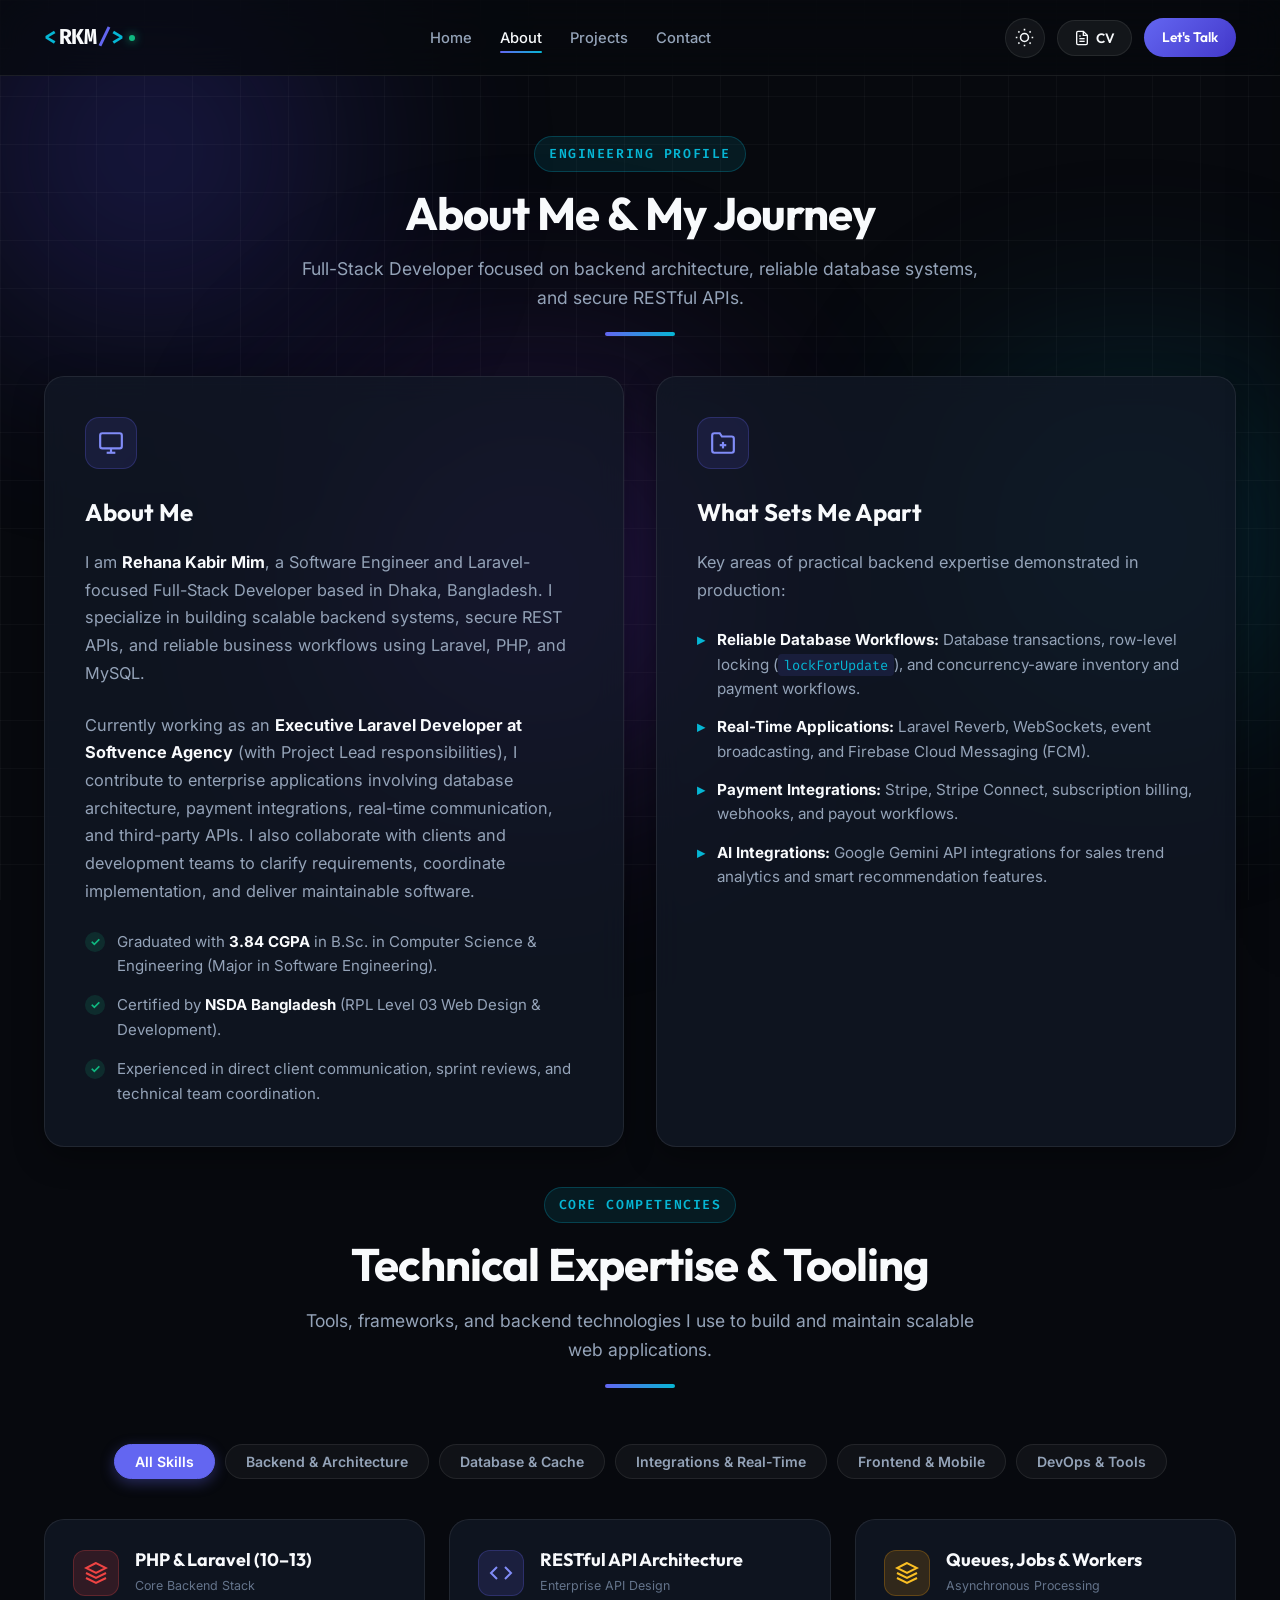
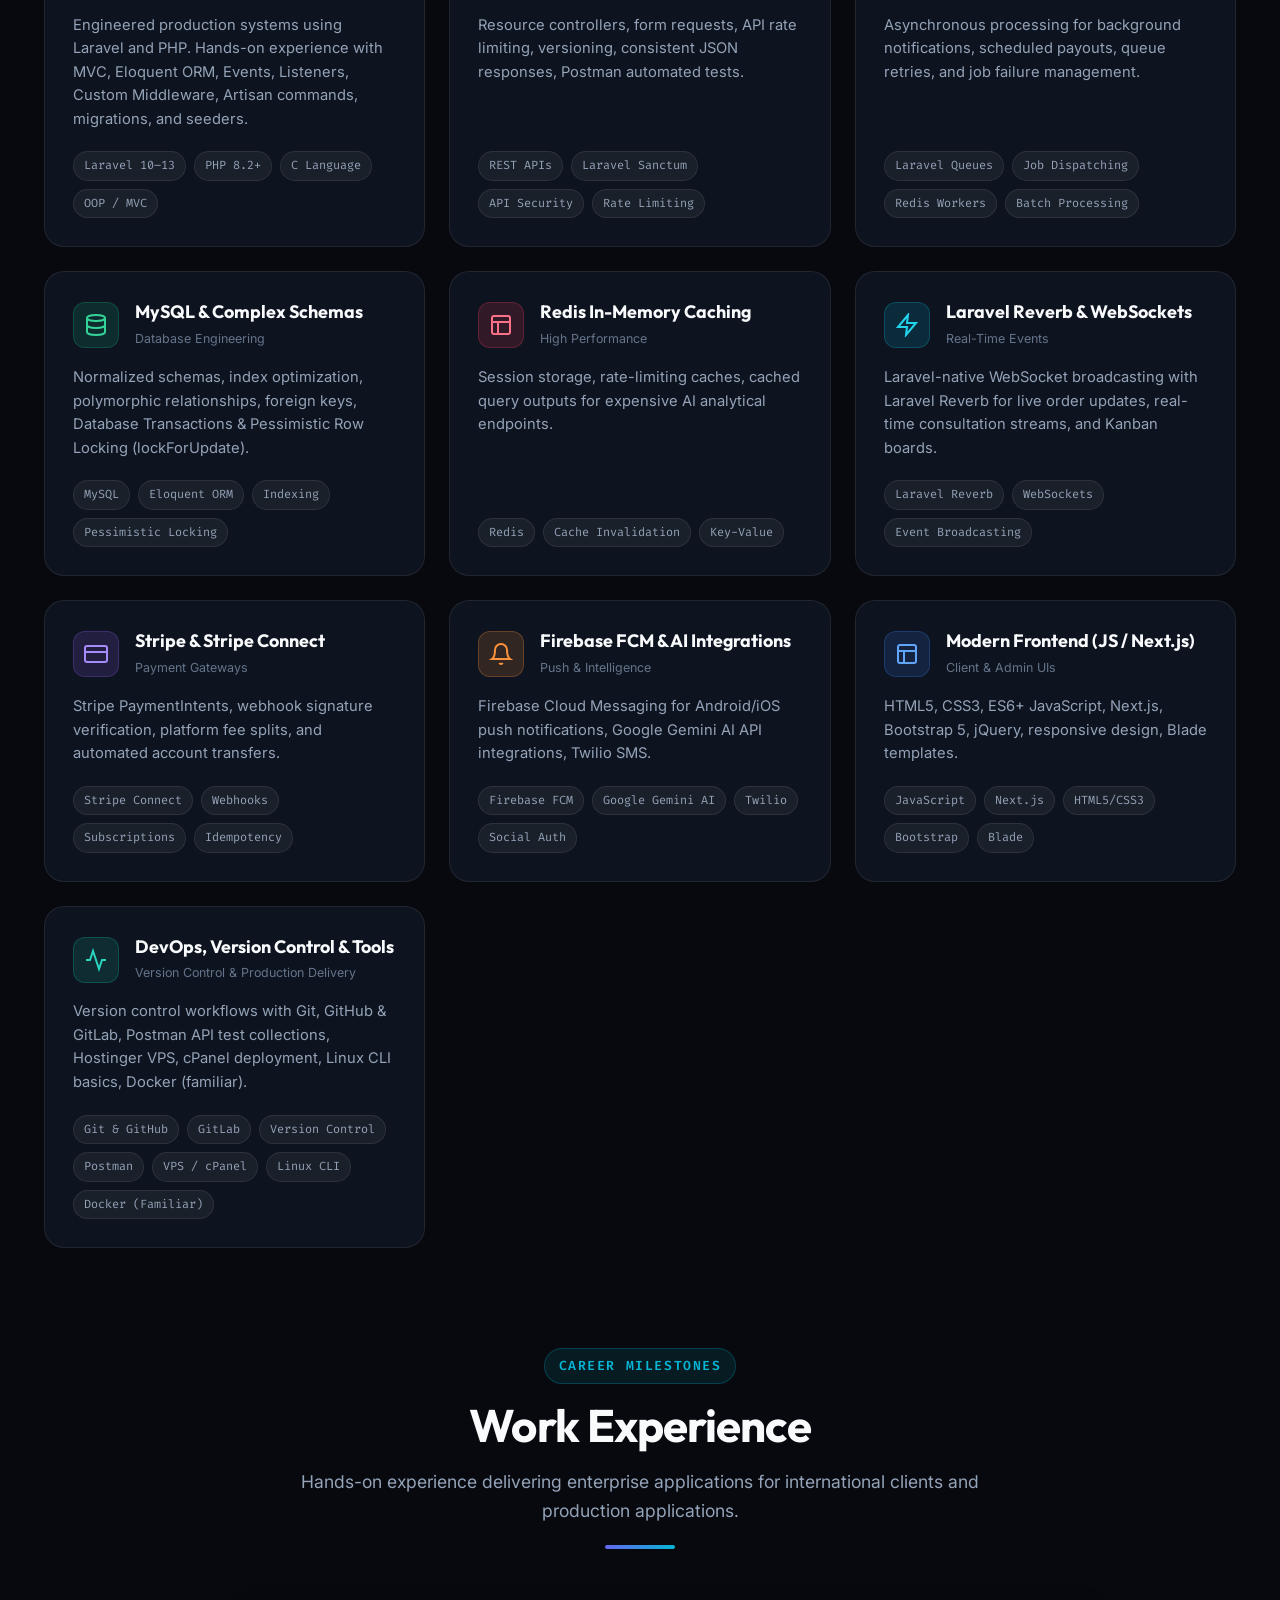
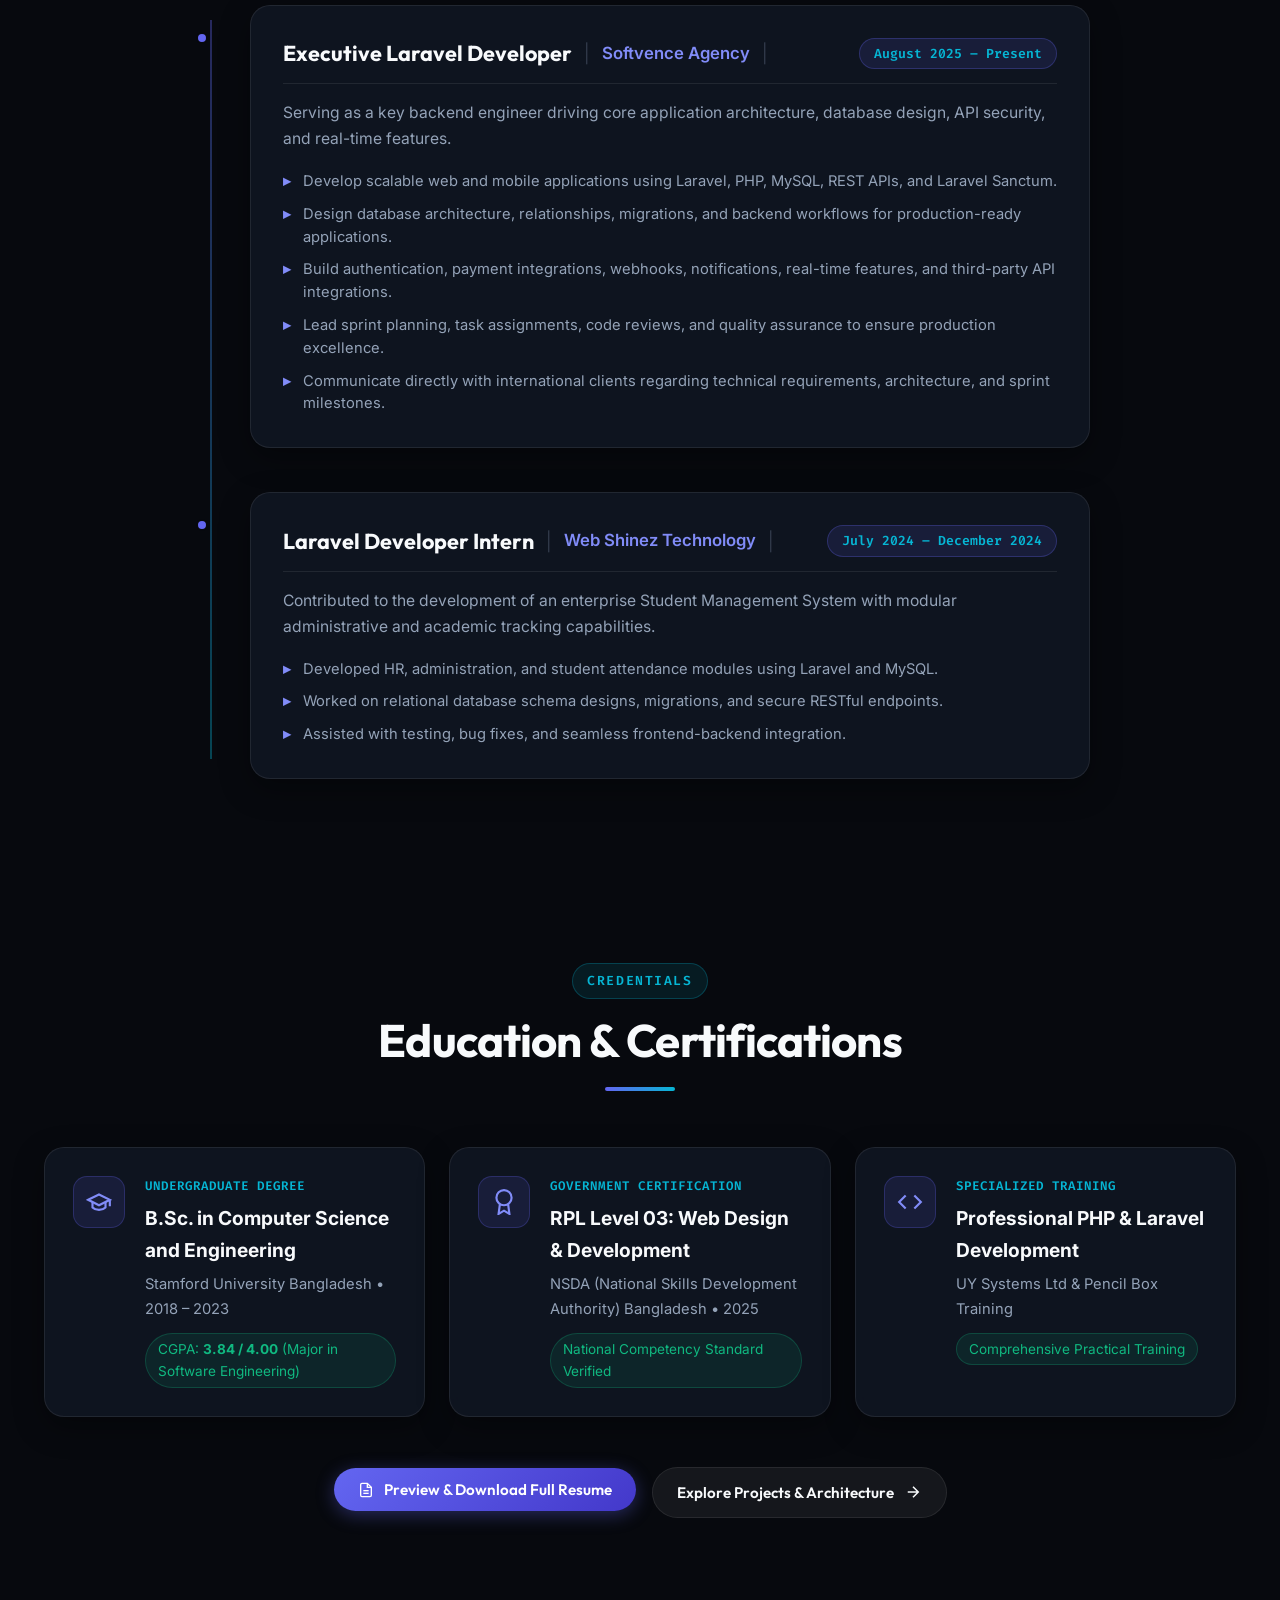
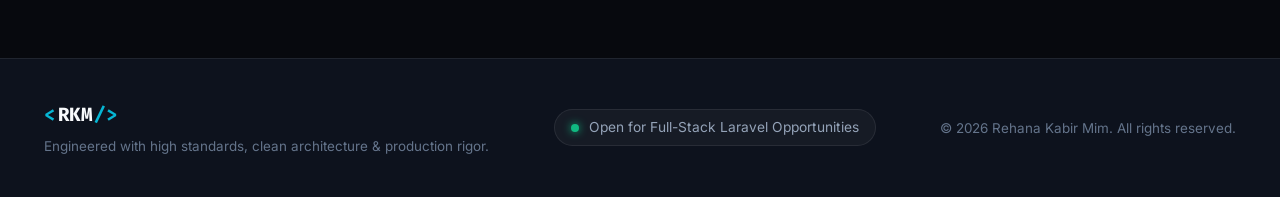
<file: about.html>
<!DOCTYPE html>
<html lang="en" data-theme="dark">
<head>
  <script>
    (function() {
      try {
        var theme = localStorage.getItem('rkm_theme_v2') || 'dark';
        document.documentElement.setAttribute('data-theme', theme);
      } catch (e) {
        document.documentElement.setAttribute('data-theme', 'dark');
      }
    })();
  </script>
  <meta charset="UTF-8">
  <meta name="viewport" content="width=device-width, initial-scale=1.0">
  <title>About Me | Rehana Kabir Mim - Laravel Backend Specialist</title>
  <meta name="description" content="Learn about Rehana Kabir Mim - Software Engineer, Laravel Developer, B.Sc in CSE (CGPA 3.84), career experience at Softvence Agency, and technical certifications.">
  <link rel="canonical" href="https://rehanakabirmim.github.io/mim-portfolio/about.html">

  <!-- Favicon -->
  <link rel="icon" type="image/svg+xml" href="data:image/svg+xml,<svg xmlns='http://www.w3.org/2000/svg' viewBox='0 0 100 100'><text y='.9em' font-size='85' font-weight='bold' fill='%236366f1'>&lt;M/&gt;</text></svg>">

  <!-- Google Fonts -->
  <link rel="preconnect" href="https://fonts.googleapis.com">
  <link rel="preconnect" href="https://fonts.gstatic.com" crossorigin>
  <link href="https://fonts.googleapis.com/css2?family=Fira+Code:wght@400;500;600&family=Inter:wght@300;400;500;600;700&family=Outfit:wght@500;600;700;800&display=swap" rel="stylesheet">

  <!-- Main Stylesheet -->
  <link rel="stylesheet" href="style.css">
</head>
<body>
  <!-- Ambient Background Canvas / Gradients -->
  <div class="ambient-glow glow-1" aria-hidden="true"></div>
  <div class="ambient-glow glow-2" aria-hidden="true"></div>
  <div class="ambient-glow glow-3" aria-hidden="true"></div>
  <div class="bg-grid-pattern" aria-hidden="true"></div>

  <!-- HEADER / NAVBAR -->
  <header class="site-header" id="header">
    <div class="container header-container">
      <a href="index.html" class="brand-logo" id="brand-logo" aria-label="Rehana Kabir Mim Home">
        <span class="logo-bracket">&lt;</span>
        <span class="logo-text">RKM</span>
        <span class="logo-slash">/</span>
        <span class="logo-bracket">&gt;</span>
        <span class="logo-pulse" aria-hidden="true"></span>
      </a>

      <!-- Desktop Navigation -->
      <nav class="nav-menu" id="nav-menu" aria-label="Main Navigation">
        <ul class="nav-list">
          <li><a href="index.html" class="nav-link">Home</a></li>
          <li><a href="about.html" class="nav-link active">About</a></li>
          <li><a href="projects.html" class="nav-link">Projects</a></li>
          <li><a href="contact.html" class="nav-link">Contact</a></li>
        </ul>
      </nav>

      <!-- Header Actions -->
      <div class="header-actions">
        <!-- Theme Toggle -->
        <button class="theme-toggle-btn" id="theme-toggle" aria-label="Toggle Light/Dark Theme">
          <svg class="sun-icon" viewBox="0 0 24 24" fill="none" stroke="currentColor" stroke-width="2"><circle cx="12" cy="12" r="5"/><path d="M12 1v2M12 21v2M4.22 4.22l1.42 1.42M18.36 18.36l1.42 1.42M1 12h2M21 12h2M4.22 19.78l1.42-1.42M18.36 5.64l1.42-1.42"/></svg>
          <svg class="moon-icon" viewBox="0 0 24 24" fill="none" stroke="currentColor" stroke-width="2"><path d="M21 12.79A9 9 0 1111.21 3 7 7 0 0021 12.79z"/></svg>
        </button>

        <!-- Quick Resume Modal Trigger -->
        <button class="btn btn-secondary-sm" id="view-resume-btn">
          <svg class="icon-sm" viewBox="0 0 24 24" fill="none" stroke="currentColor" stroke-width="2"><path d="M14 2H6a2 2 0 0 0-2 2v16a2 2 0 0 0 2 2h12a2 2 0 0 0 2-2V8z"/><polyline points="14 2 14 8 20 8"/><line x1="16" y1="13" x2="8" y2="13"/><line x1="16" y1="17" x2="8" y2="17"/><polyline points="10 9 9 9 8 9"/></svg>
          <span>CV</span>
        </button>

        <a href="contact.html" class="btn btn-primary-sm">
          <span>Let's Talk</span>
        </a>

        <!-- Mobile Hamburger Toggle -->
        <button class="hamburger-btn" id="hamburger-btn" aria-label="Open Mobile Menu" aria-expanded="false">
          <span class="bar"></span>
          <span class="bar"></span>
          <span class="bar"></span>
        </button>
      </div>
    </div>
  </header>

  <!-- Mobile Drawer Menu -->
  <div class="mobile-drawer" id="mobile-drawer" role="dialog" aria-modal="true" aria-label="Mobile Navigation Menu" aria-hidden="true">
    <div class="drawer-header">
      <div class="brand-logo">
        <span class="logo-bracket">&lt;</span><span class="logo-text">RKM</span><span class="logo-bracket">/&gt;</span>
      </div>
      <button class="close-drawer-btn" id="close-drawer-btn" aria-label="Close menu">&times;</button>
    </div>
    <ul class="mobile-nav-list">
      <li><a href="index.html" class="mobile-nav-link">Home</a></li>
      <li><a href="about.html" class="mobile-nav-link active">About</a></li>
      <li><a href="projects.html" class="mobile-nav-link">Projects</a></li>
      <li><a href="contact.html" class="mobile-nav-link">Contact</a></li>
    </ul>
    <div class="drawer-footer">
      <button class="btn btn-primary w-full" id="mobile-resume-btn">View Full Resume</button>
      <div class="drawer-socials">
        <a href="https://github.com/rehanakabirmim" target="_blank" rel="noopener" aria-label="GitHub">GitHub</a>
        <a href="https://www.linkedin.com/in/rehana-kabir-mim-63bb6623a" target="_blank" rel="noopener" aria-label="LinkedIn">LinkedIn</a>
      </div>
    </div>
  </div>
  <div class="drawer-overlay" id="drawer-overlay"></div>

  <!-- MAIN CONTENT -->
  <main style="padding-top: calc(var(--header-height) + 40px);">
    <!-- PAGE HERO BANNER -->
    <section class="section" style="padding-top: 20px; padding-bottom: 40px;">
      <div class="container text-center">
        <span class="section-tag">ENGINEERING PROFILE</span>
        <h1 class="section-title">About Me & My Journey</h1>
        <p class="section-desc">Full-Stack Developer focused on backend architecture, reliable database systems, and secure RESTful APIs.</p>
        <div class="section-divider"></div>
      </div>
    </section>

    <!-- ABOUT GRID & PHILOSOPHY -->
    <section class="section" style="padding-top: 0; padding-bottom: 60px;">
      <div class="container">
        <div class="about-grid">
          <div class="about-card glass-panel">
            <div class="card-icon">
              <svg viewBox="0 0 24 24" fill="none" stroke="currentColor" stroke-width="2"><rect x="2" y="3" width="20" height="14" rx="2" ry="2"/><line x1="8" y1="21" x2="16" y2="21"/><line x1="12" y1="17" x2="12" y2="21"/></svg>
            </div>
            <h2 class="card-title" style="font-size: 1.5rem;">About Me</h2>
            <p class="card-text">
              I am <strong>Rehana Kabir Mim</strong>, a Software Engineer and Laravel-focused Full-Stack Developer based in Dhaka, Bangladesh. I specialize in building scalable backend systems, secure REST APIs, and reliable business workflows using Laravel, PHP, and MySQL.
            </p>
            <p class="card-text" style="margin-top: 12px;">
              Currently working as an <strong>Executive Laravel Developer at Softvence Agency</strong> (with Project Lead responsibilities), I contribute to enterprise applications involving database architecture, payment integrations, real-time communication, and third-party APIs. I also collaborate with clients and development teams to clarify requirements, coordinate implementation, and deliver maintainable software.
            </p>
            <div class="about-highlights" style="margin-top: 20px;">
              <div class="highlight-item">
                <span class="highlight-check">✓</span>
                <span>Graduated with <strong>3.84 CGPA</strong> in B.Sc. in Computer Science & Engineering (Major in Software Engineering).</span>
              </div>
              <div class="highlight-item">
                <span class="highlight-check">✓</span>
                <span>Certified by <strong>NSDA Bangladesh</strong> (RPL Level 03 Web Design & Development).</span>
              </div>
              <div class="highlight-item">
                <span class="highlight-check">✓</span>
                <span>Experienced in direct client communication, sprint reviews, and technical team coordination.</span>
              </div>
            </div>
          </div>

          <div class="about-card glass-panel">
            <div class="card-icon">
              <svg viewBox="0 0 24 24" fill="none" stroke="currentColor" stroke-width="2"><path d="M22 19a2 2 0 0 1-2 2H4a2 2 0 0 1-2-2V5a2 2 0 0 1 2-2h5l2 3h9a2 2 0 0 1 2 2z"/><line x1="12" y1="11" x2="12" y2="17"/><line x1="9" y1="14" x2="15" y2="14"/></svg>
            </div>
            <h2 class="card-title" style="font-size: 1.5rem;">What Sets Me Apart</h2>
            <p class="card-text">
              Key areas of practical backend expertise demonstrated in production:
            </p>
            <ul class="differentiator-list" style="margin-top: 14px;">
              <li>
                <strong>Reliable Database Workflows:</strong> Database transactions, row-level locking (<code>lockForUpdate</code>), and concurrency-aware inventory and payment workflows.
              </li>
              <li>
                <strong>Real-Time Applications:</strong> Laravel Reverb, WebSockets, event broadcasting, and Firebase Cloud Messaging (FCM).
              </li>
              <li>
                <strong>Payment Integrations:</strong> Stripe, Stripe Connect, subscription billing, webhooks, and payout workflows.
              </li>
              <li>
                <strong>AI Integrations:</strong> Google Gemini API integrations for sales trend analytics and smart recommendation features.
              </li>
            </ul>
          </div>
        </div>
      </div>
    <!-- TECHNICAL SKILLS MATRIX -->
    <section class="section skills-section" id="skills" style="padding-top: 40px; padding-bottom: 60px;">
      <div class="container">
        <div class="section-header text-center">
          <span class="section-tag">CORE COMPETENCIES</span>
          <h2 class="section-title">Technical Expertise & Tooling</h2>
          <p class="section-desc">Tools, frameworks, and backend technologies I use to build and maintain scalable web applications.</p>
          <div class="section-divider"></div>
        </div>

        <!-- Skills Filter -->
        <div class="skills-filter-tabs" role="tablist" aria-label="Skills Category Filters">
          <button class="skill-filter-btn active" role="tab" aria-selected="true" data-filter="all">All Skills</button>
          <button class="skill-filter-btn" role="tab" aria-selected="false" data-filter="backend">Backend & Architecture</button>
          <button class="skill-filter-btn" role="tab" aria-selected="false" data-filter="database">Database & Cache</button>
          <button class="skill-filter-btn" role="tab" aria-selected="false" data-filter="integrations">Integrations & Real-Time</button>
          <button class="skill-filter-btn" role="tab" aria-selected="false" data-filter="frontend">Frontend & Mobile</button>
          <button class="skill-filter-btn" role="tab" aria-selected="false" data-filter="devops">DevOps & Tools</button>
        </div>

        <div class="skills-grid" id="skills-grid">
          <!-- Empty Category Feedback -->
          <div class="skills-empty-state" id="skills-empty-state" style="display: none;" role="status" aria-live="polite">
            <p>No technologies currently categorized in this filter.</p>
          </div>
          <!-- Backend -->
          <div class="skill-card" data-category="backend">
            <div class="skill-header">
              <div class="skill-icon laravel-color">
                <svg viewBox="0 0 24 24" fill="none" stroke="currentColor" stroke-width="2"><path d="M12 2L2 7l10 5 10-5-10-5zM2 17l10 5 10-5M2 12l10 5 10-5"/></svg>
              </div>
              <div class="skill-meta">
                <h4>PHP & Laravel (10–13)</h4>
                <span>Core Backend Stack</span>
              </div>
            </div>
            <p class="skill-desc">Engineered production systems using Laravel and PHP. Hands-on experience with MVC, Eloquent ORM, Events, Listeners, Custom Middleware, Artisan commands, migrations, and seeders.</p>
            <div class="skill-pills">
              <span>Laravel 10–13</span>
              <span>PHP 8.2+</span>
              <span>C Language</span>
              <span>OOP / MVC</span>
            </div>
          </div>

          <div class="skill-card" data-category="backend">
            <div class="skill-header">
              <div class="skill-icon api-color">
                <svg viewBox="0 0 24 24" fill="none" stroke="currentColor" stroke-width="2"><polyline points="16 18 22 12 16 6"/><polyline points="8 6 2 12 8 18"/></svg>
              </div>
              <div class="skill-meta">
                <h4>RESTful API Architecture</h4>
                <span>Enterprise API Design</span>
              </div>
            </div>
            <p class="skill-desc">Resource controllers, form requests, API rate limiting, versioning, consistent JSON responses, Postman automated tests.</p>
            <div class="skill-pills">
              <span>REST APIs</span>
              <span>Laravel Sanctum</span>
              <span>API Security</span>
              <span>Rate Limiting</span>
            </div>
          </div>

          <div class="skill-card" data-category="backend">
            <div class="skill-header">
              <div class="skill-icon queue-color">
                <svg viewBox="0 0 24 24" fill="none" stroke="currentColor" stroke-width="2"><polygon points="12 2 2 7 12 12 22 7 12 2"/><polyline points="2 17 12 22 22 17"/><polyline points="2 12 12 17 22 12"/></svg>
              </div>
              <div class="skill-meta">
                <h4>Queues, Jobs & Workers</h4>
                <span>Asynchronous Processing</span>
              </div>
            </div>
            <p class="skill-desc">Asynchronous processing for background notifications, scheduled payouts, queue retries, and job failure management.</p>
            <div class="skill-pills">
              <span>Laravel Queues</span>
              <span>Job Dispatching</span>
              <span>Redis Workers</span>
              <span>Batch Processing</span>
            </div>
          </div>

          <!-- Database -->
          <div class="skill-card" data-category="database">
            <div class="skill-header">
              <div class="skill-icon db-color">
                <svg viewBox="0 0 24 24" fill="none" stroke="currentColor" stroke-width="2"><ellipse cx="12" cy="5" rx="9" ry="3"/><path d="M21 12c0 1.66-4 3-9 3s-9-1.34-9-3"/><path d="M3 5v14c0 1.66 4 3 9 3s9-1.34 9-3V5"/></svg>
              </div>
              <div class="skill-meta">
                <h4>MySQL & Complex Schemas</h4>
                <span>Database Engineering</span>
              </div>
            </div>
            <p class="skill-desc">Normalized schemas, index optimization, polymorphic relationships, foreign keys, Database Transactions & Pessimistic Row Locking (lockForUpdate).</p>
            <div class="skill-pills">
              <span>MySQL</span>
              <span>Eloquent ORM</span>
              <span>Indexing</span>
              <span>Pessimistic Locking</span>
            </div>
          </div>

          <div class="skill-card" data-category="database">
            <div class="skill-header">
              <div class="skill-icon redis-color">
                <svg viewBox="0 0 24 24" fill="none" stroke="currentColor" stroke-width="2"><rect x="3" y="3" width="18" height="18" rx="2" ry="2"/><line x1="3" y1="9" x2="21" y2="9"/><line x1="9" y1="21" x2="9" y2="9"/></svg>
              </div>
              <div class="skill-meta">
                <h4>Redis In-Memory Caching</h4>
                <span>High Performance</span>
              </div>
            </div>
            <p class="skill-desc">Session storage, rate-limiting caches, cached query outputs for expensive AI analytical endpoints.</p>
            <div class="skill-pills">
              <span>Redis</span>
              <span>Cache Invalidation</span>
              <span>Key-Value</span>
            </div>
          </div>

          <!-- Integrations & Real-Time -->
          <div class="skill-card" data-category="integrations">
            <div class="skill-header">
              <div class="skill-icon reverb-color">
                <svg viewBox="0 0 24 24" fill="none" stroke="currentColor" stroke-width="2"><path d="M13 2L3 14h9l-1 8 10-12h-9l1-8z"/></svg>
              </div>
              <div class="skill-meta">
                <h4>Laravel Reverb & WebSockets</h4>
                <span>Real-Time Events</span>
              </div>
            </div>
            <p class="skill-desc">Laravel-native WebSocket broadcasting with Laravel Reverb for live order updates, real-time consultation streams, and Kanban boards.</p>
            <div class="skill-pills">
              <span>Laravel Reverb</span>
              <span>WebSockets</span>
              <span>Event Broadcasting</span>
            </div>
          </div>

          <div class="skill-card" data-category="integrations">
            <div class="skill-header">
              <div class="skill-icon stripe-color">
                <svg viewBox="0 0 24 24" fill="none" stroke="currentColor" stroke-width="2"><rect x="1" y="4" width="22" height="16" rx="2" ry="2"/><line x1="1" y1="10" x2="23" y2="10"/></svg>
              </div>
              <div class="skill-meta">
                <h4>Stripe & Stripe Connect</h4>
                <span>Payment Gateways</span>
              </div>
            </div>
            <p class="skill-desc">Stripe PaymentIntents, webhook signature verification, platform fee splits, and automated account transfers.</p>
            <div class="skill-pills">
              <span>Stripe Connect</span>
              <span>Webhooks</span>
              <span>Subscriptions</span>
              <span>Idempotency</span>
            </div>
          </div>

          <div class="skill-card" data-category="integrations">
            <div class="skill-header">
              <div class="skill-icon fcm-color">
                <svg viewBox="0 0 24 24" fill="none" stroke="currentColor" stroke-width="2"><path d="M18 8A6 6 0 0 0 6 8c0 7-3 9-3 9h18s-3-2-3-9"/><path d="M13.73 21a2 2 0 0 1-3.46 0"/></svg>
              </div>
              <div class="skill-meta">
                <h4>Firebase FCM & AI Integrations</h4>
                <span>Push & Intelligence</span>
              </div>
            </div>
            <p class="skill-desc">Firebase Cloud Messaging for Android/iOS push notifications, Google Gemini AI API integrations, Twilio SMS.</p>
            <div class="skill-pills">
              <span>Firebase FCM</span>
              <span>Google Gemini AI</span>
              <span>Twilio</span>
              <span>Social Auth</span>
            </div>
          </div>

          <!-- Frontend -->
          <div class="skill-card" data-category="frontend">
            <div class="skill-header">
              <div class="skill-icon front-color">
                <svg viewBox="0 0 24 24" fill="none" stroke="currentColor" stroke-width="2"><rect x="3" y="3" width="18" height="18" rx="2" ry="2"/><line x1="3" y1="9" x2="21" y2="9"/><line x1="9" y1="21" x2="9" y2="9"/></svg>
              </div>
              <div class="skill-meta">
                <h4>Modern Frontend (JS / Next.js)</h4>
                <span>Client & Admin UIs</span>
              </div>
            </div>
            <p class="skill-desc">HTML5, CSS3, ES6+ JavaScript, Next.js, Bootstrap 5, jQuery, responsive design, Blade templates.</p>
            <div class="skill-pills">
              <span>JavaScript</span>
              <span>Next.js</span>
              <span>HTML5/CSS3</span>
              <span>Bootstrap</span>
              <span>Blade</span>
            </div>
          </div>

          <!-- DevOps & Tools -->
          <div class="skill-card" data-category="devops">
            <div class="skill-header">
              <div class="skill-icon docker-color">
                <svg viewBox="0 0 24 24" fill="none" stroke="currentColor" stroke-width="2"><path d="M22 12h-4l-3 9L9 3l-3 9H2"/></svg>
              </div>
              <div class="skill-meta">
                <h4>DevOps, Version Control & Tools</h4>
                <span>Version Control & Production Delivery</span>
              </div>
            </div>
            <p class="skill-desc">Version control workflows with Git, GitHub & GitLab, Postman API test collections, Hostinger VPS, cPanel deployment, Linux CLI basics, Docker (familiar).</p>
            <div class="skill-pills">
              <span>Git & GitHub</span>
              <span>GitLab</span>
              <span>Version Control</span>
              <span>Postman</span>
              <span>VPS / cPanel</span>
              <span>Linux CLI</span>
              <span>Docker (Familiar)</span>
            </div>
          </div>
        </div>
      </div>
    </section>

    <!-- WORK EXPERIENCE TIMELINE -->
    <section class="section experience-section" id="experience" style="padding-top: 40px;">
      <div class="container">
        <div class="section-header text-center">
          <span class="section-tag">CAREER MILESTONES</span>
          <h2 class="section-title">Work Experience</h2>
          <p class="section-desc">Hands-on experience delivering enterprise applications for international clients and production applications.</p>
          <div class="section-divider"></div>
        </div>

        <div class="timeline-wrapper">
          <!-- Softvence Agency -->
          <div class="timeline-item">
            <div class="timeline-marker">
              <div class="marker-dot"></div>
            </div>
            <div class="timeline-card glass-panel">
              <div class="timeline-meta">
                <h3 class="timeline-role">Executive Laravel Developer</h3>
                <span class="timeline-divider">|</span>
                <span class="timeline-company">Softvence Agency</span>
                <span class="timeline-divider">|</span>
                <span class="timeline-duration">August 2025 – Present</span>
              </div>
              <p class="timeline-desc">
                Serving as a key backend engineer driving core application architecture, database design, API security, and real-time features.
              </p>
              <ul class="timeline-bullets">
                <li>Develop scalable web and mobile applications using Laravel, PHP, MySQL, REST APIs, and Laravel Sanctum.</li>
                <li>Design database architecture, relationships, migrations, and backend workflows for production-ready applications.</li>
                <li>Build authentication, payment integrations, webhooks, notifications, real-time features, and third-party API integrations.</li>
                <li>Lead sprint planning, task assignments, code reviews, and quality assurance to ensure production excellence.</li>
                <li>Communicate directly with international clients regarding technical requirements, architecture, and sprint milestones.</li>
              </ul>
            </div>
          </div>

          <!-- Web Shinez Technology -->
          <div class="timeline-item">
            <div class="timeline-marker">
              <div class="marker-dot"></div>
            </div>
            <div class="timeline-card glass-panel">
              <div class="timeline-meta">
                <h3 class="timeline-role">Laravel Developer Intern</h3>
                <span class="timeline-divider">|</span>
                <span class="timeline-company">Web Shinez Technology</span>
                <span class="timeline-divider">|</span>
                <span class="timeline-duration">July 2024 – December 2024</span>
              </div>
              <p class="timeline-desc">
                Contributed to the development of an enterprise Student Management System with modular administrative and academic tracking capabilities.
              </p>
              <ul class="timeline-bullets">
                <li>Developed HR, administration, and student attendance modules using Laravel and MySQL.</li>
                <li>Worked on relational database schema designs, migrations, and secure RESTful endpoints.</li>
                <li>Assisted with testing, bug fixes, and seamless frontend-backend integration.</li>
              </ul>
            </div>
          </div>
        </div>
      </div>
    </section>

    <!-- EDUCATION & CERTIFICATIONS -->
    <section class="section education-section" id="education" style="padding-top: 40px; padding-bottom: 80px;">
      <div class="container">
        <div class="section-header text-center">
          <span class="section-tag">CREDENTIALS</span>
          <h2 class="section-title">Education & Certifications</h2>
          <div class="section-divider"></div>
        </div>

        <div class="credentials-grid">
          <!-- B.Sc in CSE -->
          <div class="credential-card glass-panel">
            <div class="cred-icon">
              <svg viewBox="0 0 24 24" fill="none" stroke="currentColor" stroke-width="2"><path d="M22 10v6M2 10l10-5 10 5-10 5z"/><path d="M6 12v5c3 3 9 3 12 0v-5"/></svg>
            </div>
            <div class="cred-content">
              <span class="cred-type">Undergraduate Degree</span>
              <h3 class="cred-title">B.Sc. in Computer Science and Engineering</h3>
              <p class="cred-institution">Stamford University Bangladesh • 2018 – 2023</p>
              <div class="cred-badge">
                <span>CGPA: <strong>3.84 / 4.00</strong> (Major in Software Engineering)</span>
              </div>
            </div>
          </div>

          <!-- NSDA Certification -->
          <div class="credential-card glass-panel">
            <div class="cred-icon">
              <svg viewBox="0 0 24 24" fill="none" stroke="currentColor" stroke-width="2"><circle cx="12" cy="8" r="7"/><polyline points="8.21 13.89 7 23 12 20 17 23 15.79 13.88"/></svg>
            </div>
            <div class="cred-content">
              <span class="cred-type">Government Certification</span>
              <h3 class="cred-title">RPL Level 03: Web Design & Development</h3>
              <p class="cred-institution">NSDA (National Skills Development Authority) Bangladesh • 2025</p>
              <div class="cred-badge">
                <span>National Competency Standard Verified</span>
              </div>
            </div>
          </div>

          <!-- Professional Training -->
          <div class="credential-card glass-panel">
            <div class="cred-icon">
              <svg viewBox="0 0 24 24" fill="none" stroke="currentColor" stroke-width="2"><polyline points="16 18 22 12 16 6"/><polyline points="8 6 2 12 8 18"/></svg>
            </div>
            <div class="cred-content">
              <span class="cred-type">Specialized Training</span>
              <h3 class="cred-title">Professional PHP & Laravel Development</h3>
              <p class="cred-institution">UY Systems Ltd & Pencil Box Training</p>
              <div class="cred-badge">
                <span>Comprehensive Practical Training</span>
              </div>
            </div>
          </div>
        </div>

        <!-- Quick CTA -->
        <div class="text-center" style="margin-top: 50px;">
          <button class="btn btn-primary btn-glow" id="open-cv-modal-btn">
            <svg class="icon-sm" viewBox="0 0 24 24" fill="none" stroke="currentColor" stroke-width="2"><path d="M14 2H6a2 2 0 0 0-2 2v16a2 2 0 0 0 2 2h12a2 2 0 0 0 2-2V8z"/><polyline points="14 2 14 8 20 8"/><line x1="16" y1="13" x2="8" y2="13"/><line x1="16" y1="17" x2="8" y2="17"/></svg>
            <span>Preview & Download Full Resume</span>
          </button>
          <a href="projects.html" class="btn btn-secondary" style="margin-left: 12px;">
            <span>Explore Projects & Architecture</span>
            <svg class="btn-arrow" viewBox="0 0 24 24" fill="none" stroke="currentColor" stroke-width="2"><path d="M5 12h14M12 5l7 7-7 7"/></svg>
          </a>
        </div>
      </div>
    </section>
  </main>

  <!-- FOOTER -->
  <footer class="site-footer">
    <div class="container footer-container">
      <div class="footer-left">
        <a href="index.html" class="brand-logo footer-logo">
          <span class="logo-bracket">&lt;</span><span class="logo-text">RKM</span><span class="logo-bracket">/&gt;</span>
        </a>
        <p class="footer-tagline">Engineered with high standards, clean architecture & production rigor.</p>
      </div>

      <div class="footer-center">
        <span class="status-indicator-ping"></span>
        <span>Open for Full-Stack Laravel Opportunities</span>
      </div>

      <div class="footer-right">
        <p class="copyright">&copy; <span id="current-year">2026</span> Rehana Kabir Mim. All rights reserved.</p>
      </div>
    </div>
  </footer>

  <!-- RESUME PREVIEW / PRINT MODAL -->
  <div class="modal-overlay" id="resume-modal" role="dialog" aria-modal="true" aria-labelledby="resume-modal-title" aria-hidden="true">
    <div class="modal-container resume-modal-container">
      <div class="modal-header">
        <div class="modal-title-group">
          <h3 id="resume-modal-title">Rehana Kabir Mim - Professional Resume</h3>
        </div>
        <div class="modal-actions-group">
          <a href="assets/Rehana_Kabir_Mim_Resume.pdf" download="Rehana_Kabir_Mim_Resume.pdf" class="btn btn-primary-sm" id="download-resume-btn" aria-label="Download resume PDF directly">
            <svg class="icon-sm" viewBox="0 0 24 24" fill="none" stroke="currentColor" stroke-width="2"><path d="M21 15v4a2 2 0 0 1-2 2H5a2 2 0 0 1-2-2v-4"/><polyline points="7 10 12 15 17 10"/><line x1="12" y1="15" x2="12" y2="3"/></svg>
            <span>Download PDF</span>
          </a>
          <button class="btn btn-secondary-sm" id="print-resume-btn" aria-label="Print resume">
            <svg class="icon-sm" viewBox="0 0 24 24" fill="none" stroke="currentColor" stroke-width="2"><polyline points="6 9 6 2 18 2 18 9"/><path d="M6 18H4a2 2 0 0 1-2-2v-5a2 2 0 0 1 2-2h16a2 2 0 0 1 2 2v5a2 2 0 0 1-2 2h-2"/><rect x="6" y="14" width="12" height="8"/></svg>
            <span>Print</span>
          </button>
          <button class="close-modal-btn" id="close-resume-modal" aria-label="Close resume modal">&times;</button>
        </div>
      </div>

      <div class="modal-body printable-resume" id="printable-resume-content">
        <div class="resume-sheet-header">
          <h2>REHANA KABIR MIM</h2>
          <div class="resume-sheet-role">Full-Stack Developer | Laravel & Backend Specialist</div>
          <div class="resume-sheet-contact">
            <span>Rayerbag, Jatrabari, Dhaka-1362</span> • 
            <span><a href="mailto:rehanakabirmim@gmail.com">rehanakabirmim@gmail.com</a></span> • 
            <span>(+880) 1680650424</span>
          </div>
          <div class="resume-sheet-links">
            <a href="https://github.com/rehanakabirmim" target="_blank">github.com/rehanakabirmim</a> • 
            <a href="https://www.linkedin.com/in/rehana-kabir-mim-63bb6623a" target="_blank">linkedin.com/in/rehana-kabir-mim</a> • 
            <a href="https://rehanakabirmim.github.io/mim-portfolio/" target="_blank">rehanakabirmim.github.io/mim-portfolio</a>
          </div>
        </div>

        <div class="resume-section-block">
          <h4 class="resume-sec-title">PROFESSIONAL SUMMARY</h4>
          <p>
            Laravel-focused Full-Stack Developer experienced in building backend systems for web and mobile applications. Skilled in PHP, Laravel, MySQL, REST API development, database transactions, row-level locking, Stripe integrations, real-time communication, background queues, and third-party APIs. Experienced in coordinating development tasks, collaborating with international clients, and contributing to production applications.
          </p>
        </div>

        <div class="resume-section-block">
          <h4 class="resume-sec-title">WORK EXPERIENCE</h4>

          <div class="resume-entry">
            <div class="resume-entry-title">
              <strong>Executive Laravel Developer</strong><span class="resume-meta-divider">|</span>Softvence Agency<span class="resume-meta-divider">|</span><span class="resume-entry-date">August 2025 – Present</span>
            </div>
            <ul class="resume-bullet-list">
              <li>Architect and develop scalable backend ecosystems using Laravel, PHP, MySQL, REST APIs, and Laravel Sanctum.</li>
              <li>Design database architecture, relationships, complex migrations, and real-time workflows for production systems.</li>
              <li>Build authentication, payment gateways (Stripe &amp; Stripe Connect), webhooks, push notifications, and background queues.</li>
              <li>Lead project sprint planning, task assignments, code reviews, and QA validation to ensure high technical quality.</li>
              <li>Communicate directly with international clients to clarify specifications, conduct sprint demos, and align deliverables.</li>
            </ul>
          </div>

          <div class="resume-entry">
            <div class="resume-entry-title">
              <strong>Laravel Developer Intern</strong><span class="resume-meta-divider">|</span>Web Shinez Technology<span class="resume-meta-divider">|</span><span class="resume-entry-date">July 2024 – December 2024</span>
            </div>
            <ul class="resume-bullet-list">
              <li>Developed a Student Management System using Laravel, including HR, administration, and attendance modules.</li>
              <li>Worked on database design, migrations, backend development, and REST API integration.</li>
            </ul>
          </div>
        </div>

        <div class="resume-section-block">
          <h4 class="resume-sec-title">TECHNICAL SKILLS</h4>
          <div class="resume-skills-grid">
            <div class="resume-skill-row">
              <strong>Programming Languages:</strong> <span>C, PHP, JavaScript, SQL</span>
            </div>
            <div class="resume-skill-row">
              <strong>Backend Development:</strong> <span>Laravel (10–13), OOP, MVC, Eloquent ORM, RESTful API Development, Laravel Sanctum</span>
            </div>
            <div class="resume-skill-row">
              <strong>Database:</strong> <span>MySQL, Schema Design, Migrations, Indexing, Transactions, Row-Level Locking (<code>lockForUpdate</code>)</span>
            </div>
            <div class="resume-skill-row">
              <strong>Payment Integration:</strong> <span>Stripe, Stripe Connect, Webhooks, Subscription Management</span>
            </div>
            <div class="resume-skill-row">
              <strong>Real-Time &amp; Background:</strong> <span>Laravel Reverb, WebSockets, Queues, Background Workers, Redis</span>
            </div>
            <div class="resume-skill-row">
              <strong>Third-Party Integrations:</strong> <span>Firebase Cloud Messaging (FCM), Google Gemini API, Twilio</span>
            </div>
            <div class="resume-skill-row">
              <strong>Frontend:</strong> <span>HTML5, CSS3, Bootstrap, JavaScript, jQuery, Blade, Next.js</span>
            </div>
            <div class="resume-skill-row">
              <strong>Tools &amp; Deployment:</strong> <span>Git, GitHub, GitLab, Postman, Linux CLI, Hostinger VPS, cPanel, Docker (Familiar)</span>
            </div>
          </div>
        </div>

        <!-- PAGE 2 (PAGE BREAK FOR PRINT) -->
        <div class="resume-section-block page-break">
          <h4 class="resume-sec-title">FEATURED PROJECTS (SELECTED WORKS)</h4>
          <div class="resume-project-item">
            <div class="resume-project-title">
              <strong>Ali Pacino — Multi-Branch Restaurant ERP &amp; AI</strong> (<a href="https://pacinos.uk/" target="_blank" rel="noopener">pacinos.uk</a>)
            </div>
            <div class="resume-project-meta">
              <span class="resume-company-label">Softvence Agency</span><span class="resume-meta-divider">|</span><span class="resume-role-label">Project Lead &amp; Backend Developer</span>
            </div>
            <ul class="resume-bullet-list">
              <li>Developed multi-branch architecture with 89 Eloquent models, 8-role RBAC, and pessimistic row-locking (<code>lockForUpdate</code>) for concurrent POS inventory deductions.</li>
              <li>Integrated real-time Kitchen Display (KDS) via Laravel Reverb WebSockets and Google Gemini AI sales trend analytics.</li>
            </ul>
          </div>

          <div class="resume-project-item">
            <div class="resume-project-title">
              <strong>BioVue Digital Wellness — AI-Driven Health &amp; Telehealth</strong> (<a href="https://biovuedigitalwellness.com/" target="_blank" rel="noopener">biovuedigitalwellness.com</a>)
            </div>
            <div class="resume-project-meta">
              <span class="resume-company-label">Softvence Agency</span><span class="resume-meta-divider">|</span><span class="resume-role-label">Project Lead &amp; Backend Developer</span>
            </div>
            <ul class="resume-bullet-list">
              <li>Contributed to 100+ secure RESTful APIs with Laravel Sanctum, custom rate-limiting middleware, and strict request validation.</li>
              <li>Integrated Stripe multi-tier subscription engine with webhook validation, automated trial handling, and Firebase FCM push alerts.</li>
            </ul>
          </div>

          <div class="resume-project-item">
            <div class="resume-project-title">
              <strong>Connect to Inspect — Property Inspection Marketplace</strong> (<a href="https://play.google.com/store/apps/details?id=com.connecttoinspect.app" target="_blank" rel="noopener">Google Play</a> • <a href="https://apps.apple.com/us/app/connect-to-inspect/id6786938827" target="_blank" rel="noopener">App Store</a>)
            </div>
            <div class="resume-project-meta">
              <span class="resume-company-label">Softvence Agency</span><span class="resume-meta-divider">|</span><span class="resume-role-label">Project Lead &amp; Backend Developer</span>
            </div>
            <ul class="resume-bullet-list">
              <li>Engineered Stripe Connect payout workflows with queued transfers, dynamic platform fee splits, and idempotency protection.</li>
              <li>Developed corporate client reporting engine with scheduled PDF exports and role-based permissions.</li>
            </ul>
          </div>

          <div class="resume-project-item">
            <div class="resume-project-title">
              <strong>Find &amp; Book — Multi-Vendor Booking &amp; E-Commerce Platform</strong> (<a href="https://play.google.com/store/apps/details?id=com.findandbook.sireenshaban" target="_blank" rel="noopener">Google Play</a> • <a href="https://apps.apple.com/us/app/find-book/id6761288062" target="_blank" rel="noopener">App Store</a>)
            </div>
            <div class="resume-project-meta">
              <span class="resume-company-label">Web Admin &amp; Mobile App</span><span class="resume-meta-divider">|</span><span class="resume-role-label-solo">Role: Sole Backend Developer</span>
            </div>
            <ul class="resume-bullet-list">
              <li>Developed the complete Laravel backend and versioned RESTful APIs powering both iOS and Android applications.</li>
              <li>Implemented time-slot booking management, Stripe payment webhooks, vendor subscription tiers, and earnings calculation.</li>
            </ul>
          </div>
        </div>

        <div class="resume-section-block">
          <h4 class="resume-sec-title">EDUCATION &amp; CERTIFICATIONS</h4>
          <div class="resume-edu-item">
            <div class="resume-edu-title">
              <strong>B.Sc. in Computer Science and Engineering</strong> — Stamford University Bangladesh
            </div>
            <div class="resume-edu-date">
              2018 – 2023 | CGPA: 3.84 / 4.00
            </div>
          </div>
          <div class="resume-edu-item">
            <div class="resume-edu-title">
              <strong>Professional Certifications &amp; Specialized Training:</strong>
            </div>
            <ul class="resume-bullet-list" style="margin-top: 4px;">
              <li><strong>RPL Web Design &amp; Development (Level 03)</strong> — National Skills Development Authority (NSDA) Bangladesh (2025)</li>
              <li><strong>Professional PHP &amp; Laravel Development</strong> — UY Systems Ltd &amp; Pencil Box Training</li>
            </ul>
          </div>
        </div>
      </div>
    </div>
  </div>

  <!-- TOAST NOTIFICATION CONTAINER -->
  <div class="toast-container" id="toast-container" aria-live="polite"></div>

  <!-- Application Script -->
  <script src="app.js"></script>
</body>
</html>
</file>
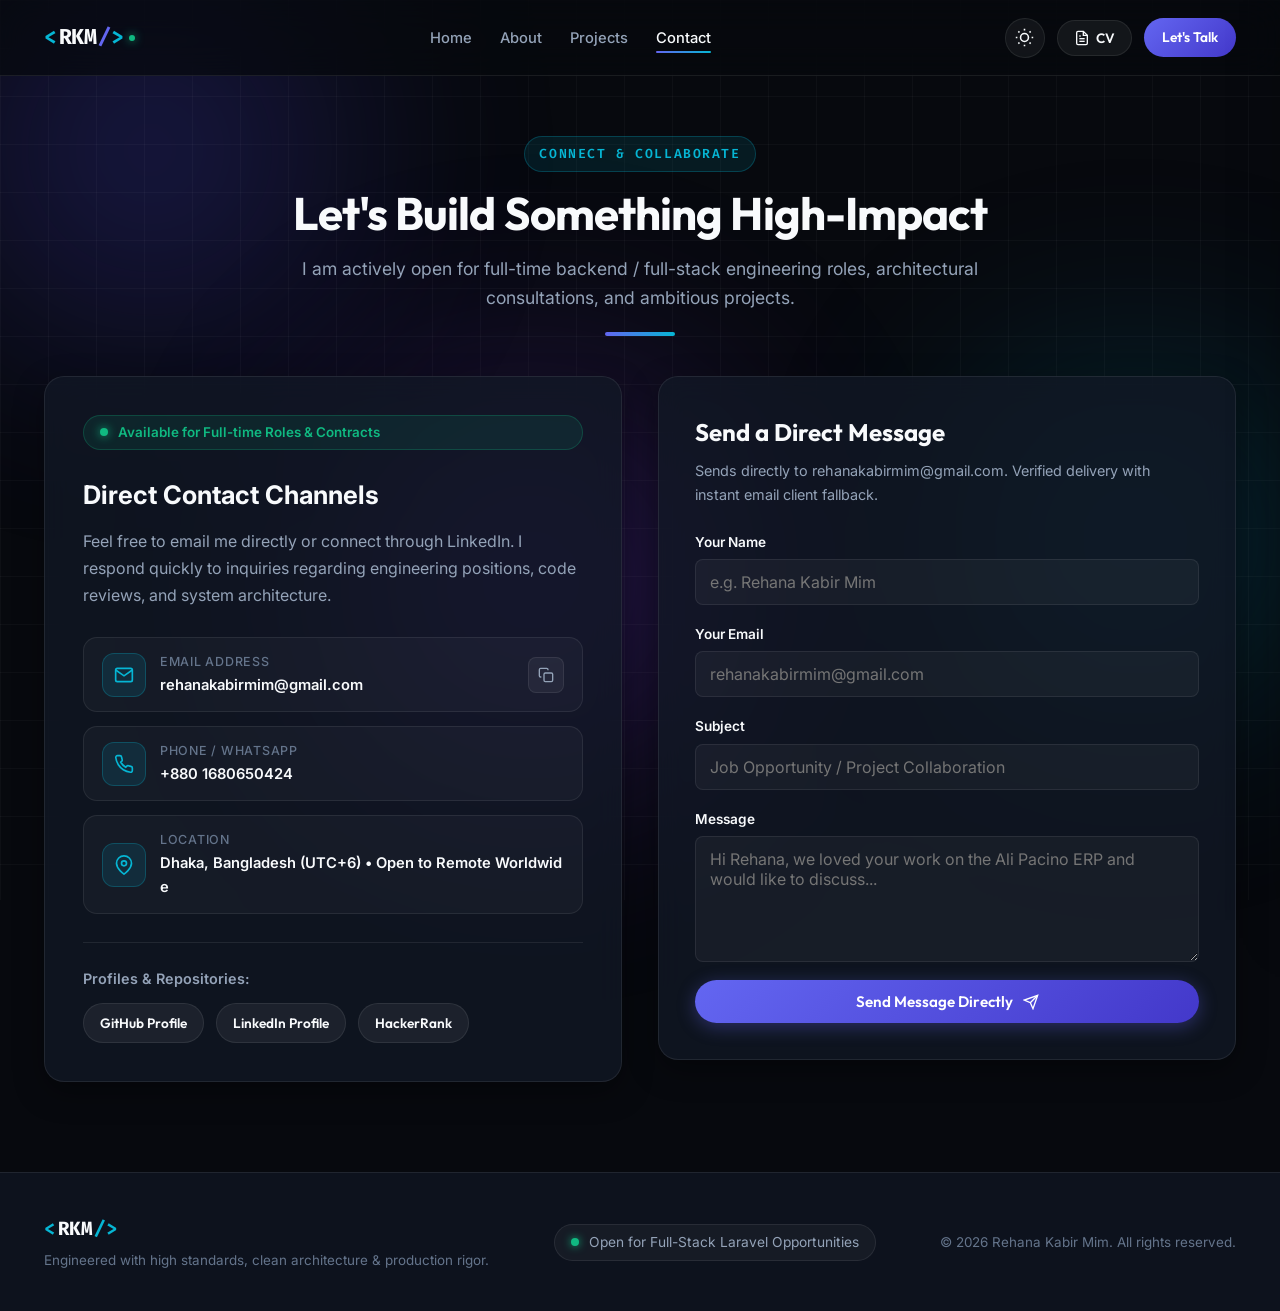
<file: contact.html>
<!DOCTYPE html>
<html lang="en" data-theme="dark">
<head>
  <script>
    (function() {
      try {
        var theme = localStorage.getItem('rkm_theme_v2') || 'dark';
        document.documentElement.setAttribute('data-theme', theme);
      } catch (e) {
        document.documentElement.setAttribute('data-theme', 'dark');
      }
    })();
  </script>
  <meta charset="UTF-8">
  <meta name="viewport" content="width=device-width, initial-scale=1.0">
  <title>Contact Me | Rehana Kabir Mim - Laravel Backend Specialist</title>
  <meta name="description" content="Get in touch with Rehana Kabir Mim for Full-time roles, Laravel backend engineering, API development, and software architecture.">
  <link rel="canonical" href="https://rehanakabirmim.github.io/mim-portfolio/contact.html">

  <!-- Favicon -->
  <link rel="icon" type="image/svg+xml" href="data:image/svg+xml,<svg xmlns='http://www.w3.org/2000/svg' viewBox='0 0 100 100'><text y='.9em' font-size='85' font-weight='bold' fill='%236366f1'>&lt;M/&gt;</text></svg>">

  <!-- Google Fonts -->
  <link rel="preconnect" href="https://fonts.googleapis.com">
  <link rel="preconnect" href="https://fonts.gstatic.com" crossorigin>
  <link href="https://fonts.googleapis.com/css2?family=Fira+Code:wght@400;500;600&family=Inter:wght@300;400;500;600;700&family=Outfit:wght@500;600;700;800&display=swap" rel="stylesheet">

  <!-- Main Stylesheet -->
  <link rel="stylesheet" href="style.css">
</head>
<body>
  <!-- Ambient Background Canvas / Gradients -->
  <div class="ambient-glow glow-1" aria-hidden="true"></div>
  <div class="ambient-glow glow-2" aria-hidden="true"></div>
  <div class="ambient-glow glow-3" aria-hidden="true"></div>
  <div class="bg-grid-pattern" aria-hidden="true"></div>

  <!-- HEADER / NAVBAR -->
  <header class="site-header" id="header">
    <div class="container header-container">
      <a href="index.html" class="brand-logo" id="brand-logo" aria-label="Rehana Kabir Mim Home">
        <span class="logo-bracket">&lt;</span>
        <span class="logo-text">RKM</span>
        <span class="logo-slash">/</span>
        <span class="logo-bracket">&gt;</span>
        <span class="logo-pulse" aria-hidden="true"></span>
      </a>

      <!-- Desktop Navigation -->
      <nav class="nav-menu" id="nav-menu" aria-label="Main Navigation">
        <ul class="nav-list">
          <li><a href="index.html" class="nav-link">Home</a></li>
          <li><a href="about.html" class="nav-link">About</a></li>
          <li><a href="projects.html" class="nav-link">Projects</a></li>
          <li><a href="contact.html" class="nav-link active">Contact</a></li>
        </ul>
      </nav>

      <!-- Header Actions -->
      <div class="header-actions">
        <!-- Theme Toggle -->
        <button class="theme-toggle-btn" id="theme-toggle" aria-label="Toggle Light/Dark Theme">
          <svg class="sun-icon" viewBox="0 0 24 24" fill="none" stroke="currentColor" stroke-width="2"><circle cx="12" cy="12" r="5"/><path d="M12 1v2M12 21v2M4.22 4.22l1.42 1.42M18.36 18.36l1.42 1.42M1 12h2M21 12h2M4.22 19.78l1.42-1.42M18.36 5.64l1.42-1.42"/></svg>
          <svg class="moon-icon" viewBox="0 0 24 24" fill="none" stroke="currentColor" stroke-width="2"><path d="M21 12.79A9 9 0 1111.21 3 7 7 0 0021 12.79z"/></svg>
        </button>

        <!-- Quick Resume Modal Trigger -->
        <button class="btn btn-secondary-sm" id="view-resume-btn">
          <svg class="icon-sm" viewBox="0 0 24 24" fill="none" stroke="currentColor" stroke-width="2"><path d="M14 2H6a2 2 0 0 0-2 2v16a2 2 0 0 0 2 2h12a2 2 0 0 0 2-2V8z"/><polyline points="14 2 14 8 20 8"/><line x1="16" y1="13" x2="8" y2="13"/><line x1="16" y1="17" x2="8" y2="17"/><polyline points="10 9 9 9 8 9"/></svg>
          <span>CV</span>
        </button>

        <a href="contact.html" class="btn btn-primary-sm">
          <span>Let's Talk</span>
        </a>

        <!-- Mobile Hamburger Toggle -->
        <button class="hamburger-btn" id="hamburger-btn" aria-label="Open Mobile Menu" aria-expanded="false">
          <span class="bar"></span>
          <span class="bar"></span>
          <span class="bar"></span>
        </button>
      </div>
    </div>
  </header>

  <!-- Mobile Drawer Menu -->
  <div class="mobile-drawer" id="mobile-drawer" role="dialog" aria-modal="true" aria-label="Mobile Navigation Menu" aria-hidden="true">
    <div class="drawer-header">
      <div class="brand-logo">
        <span class="logo-bracket">&lt;</span><span class="logo-text">RKM</span><span class="logo-bracket">/&gt;</span>
      </div>
      <button class="close-drawer-btn" id="close-drawer-btn" aria-label="Close menu">&times;</button>
    </div>
    <ul class="mobile-nav-list">
      <li><a href="index.html" class="mobile-nav-link">Home</a></li>
      <li><a href="about.html" class="mobile-nav-link">About</a></li>
      <li><a href="projects.html" class="mobile-nav-link">Projects</a></li>
      <li><a href="contact.html" class="mobile-nav-link active">Contact</a></li>
    </ul>
    <div class="drawer-footer">
      <button class="btn btn-primary w-full" id="mobile-resume-btn">View Full Resume</button>
      <div class="drawer-socials">
        <a href="https://github.com/rehanakabirmim" target="_blank" rel="noopener" aria-label="GitHub">GitHub</a>
        <a href="https://www.linkedin.com/in/rehana-kabir-mim-63bb6623a" target="_blank" rel="noopener" aria-label="LinkedIn">LinkedIn</a>
      </div>
    </div>
  </div>
  <div class="drawer-overlay" id="drawer-overlay"></div>

  <!-- MAIN CONTENT -->
  <main style="padding-top: calc(var(--header-height) + 40px);">
    <!-- PAGE HERO BANNER -->
    <section class="section" style="padding-top: 20px; padding-bottom: 40px;">
      <div class="container text-center">
        <span class="section-tag">CONNECT & COLLABORATE</span>
        <h1 class="section-title">Let's Build Something High-Impact</h1>
        <p class="section-desc">I am actively open for full-time backend / full-stack engineering roles, architectural consultations, and ambitious projects.</p>
        <div class="section-divider"></div>
      </div>
    </section>

    <!-- CONTACT GRID -->
    <section class="section contact-section" style="padding-top: 0; padding-bottom: 90px;">
      <div class="container">
        <div class="contact-grid">
          <!-- Contact Channels Column -->
          <div class="contact-info-col">
            <div class="contact-card-main glass-panel">
              <div class="status-badge" style="margin-bottom: 24px;">
                <span class="status-dot"></span>
                <span class="status-text">Available for Full-time Roles & Contracts</span>
              </div>

              <h2 class="contact-heading" style="font-size: 1.6rem; margin-bottom: 12px;">Direct Contact Channels</h2>
              <p class="contact-subtext" style="color: var(--text-muted); line-height: 1.7; margin-bottom: 28px;">
                Feel free to email me directly or connect through LinkedIn. I respond quickly to inquiries regarding engineering positions, code reviews, and system architecture.
              </p>

              <div class="contact-channels-list">
                <!-- Email -->
                <div class="channel-item">
                  <div class="channel-icon">
                    <svg viewBox="0 0 24 24" fill="none" stroke="currentColor" stroke-width="2"><path d="M4 4h16c1.1 0 2 .9 2 2v12c0 1.1-.9 2-2 2H4c-1.1 0-2-.9-2-2V6c0-1.1.9-2 2-2z"/><polyline points="22,6 12,13 2,6"/></svg>
                  </div>
                  <div class="channel-meta">
                    <span class="channel-label">Email Address</span>
                    <a href="mailto:rehanakabirmim@gmail.com" class="channel-value">rehanakabirmim@gmail.com</a>
                  </div>
                  <button class="btn-copy-channel" id="quick-copy-email-btn" title="Copy email address" aria-label="Copy Email">
                    <svg viewBox="0 0 24 24" fill="none" stroke="currentColor" stroke-width="2"><rect x="9" y="9" width="13" height="13" rx="2" ry="2"/><path d="M5 15H4a2 2 0 0 1-2-2V4a2 2 0 0 1 2-2h9a2 2 0 0 1 2 2v1"/></svg>
                  </button>
                </div>

                <!-- Phone / WhatsApp -->
                <div class="channel-item">
                  <div class="channel-icon">
                    <svg viewBox="0 0 24 24" fill="none" stroke="currentColor" stroke-width="2"><path d="M22 16.92v3a2 2 0 0 1-2.18 2 19.79 19.79 0 0 1-8.63-3.07 19.5 19.5 0 0 1-6-6 19.79 19.79 0 0 1-3.07-8.67A2 2 0 0 1 4.11 2h3a2 2 0 0 1 2 1.72 12.84 12.84 0 0 0 .7 2.81 2 2 0 0 1-.45 2.11L8.09 9.91a16 16 0 0 0 6 6l1.27-1.27a2 2 0 0 1 2.11-.45 12.84 12.84 0 0 0 2.81.7A2 2 0 0 1 22 16.92z"/></svg>
                  </div>
                  <div class="channel-meta">
                    <span class="channel-label">Phone / WhatsApp</span>
                    <a href="tel:+8801680650424" class="channel-value">+880 1680650424</a>
                  </div>
                </div>

                <!-- Location -->
                <div class="channel-item">
                  <div class="channel-icon">
                    <svg viewBox="0 0 24 24" fill="none" stroke="currentColor" stroke-width="2"><path d="M21 10c0 7-9 13-9 13s-9-6-9-13a9 9 0 0 1 18 0z"/><circle cx="12" cy="10" r="3"/></svg>
                  </div>
                  <div class="channel-meta">
                    <span class="channel-label">Location</span>
                    <span class="channel-value">Dhaka, Bangladesh (UTC+6) • Open to Remote Worldwide</span>
                  </div>
                </div>
              </div>

              <!-- Social Links -->
              <div class="contact-socials-block" style="margin-top: 28px; padding-top: 24px; border-top: 1px solid var(--border-subtle);">
                <span style="font-size: 0.9rem; font-weight: 600; color: var(--text-muted); display: block; margin-bottom: 12px;">Profiles & Repositories:</span>
                <div style="display: flex; gap: 12px; flex-wrap: wrap;">
                  <a href="https://github.com/rehanakabirmim" target="_blank" rel="noopener" class="btn btn-secondary-sm">
                    <span>GitHub Profile</span>
                  </a>
                  <a href="https://www.linkedin.com/in/rehana-kabir-mim-63bb6623a" target="_blank" rel="noopener" class="btn btn-secondary-sm">
                    <span>LinkedIn Profile</span>
                  </a>
                  <a href="https://www.hackerrank.com/rehanakabirmim" target="_blank" rel="noopener" class="btn btn-secondary-sm">
                    <span>HackerRank</span>
                  </a>
                </div>
              </div>
            </div>
          </div>

          <!-- Quick Interactive Message Form -->
          <div class="contact-form-col">
            <div class="contact-form-card glass-panel">
              <h2 class="form-title" style="font-size: 1.5rem;">Send a Direct Message</h2>
              <p class="form-subtitle">Sends directly to rehanakabirmim@gmail.com. Verified delivery with instant email client fallback.</p>
              
              <!-- Formspree endpoint connected to rehanakabirmim@gmail.com -->
              <form id="contact-form" class="contact-form" action="https://formspree.io/f/mqppakww" method="POST">
                <!-- Formspree Anti-Spam Honeypot Field -->
                <input type="text" name="_gotcha" style="display:none !important;" tabindex="-1" autocomplete="off" aria-hidden="true">

                <div class="form-group">
                  <label for="sender-name">Your Name</label>
                  <input type="text" id="sender-name" name="name" autocomplete="name" required placeholder="e.g. Rehana Kabir Mim">
                </div>

                <div class="form-group">
                  <label for="sender-email">Your Email</label>
                  <input type="email" id="sender-email" name="email" autocomplete="email" required placeholder="rehanakabirmim@gmail.com">
                </div>

                <div class="form-group">
                  <label for="sender-subject">Subject</label>
                  <input type="text" id="sender-subject" name="subject" required placeholder="Job Opportunity / Project Collaboration">
                </div>

                <div class="form-group">
                  <label for="sender-message">Message</label>
                  <textarea id="sender-message" name="message" rows="5" required placeholder="Hi Rehana, we loved your work on the Ali Pacino ERP and would like to discuss..."></textarea>
                </div>

                <div id="form-status" role="status" aria-live="polite" class="form-status-msg"></div>

                <button type="submit" class="btn btn-primary w-full" id="submit-contact-btn">
                  <span>Send Message Directly</span>
                  <svg class="icon-sm" viewBox="0 0 24 24" fill="none" stroke="currentColor" stroke-width="2"><line x1="22" y1="2" x2="11" y2="13"/><polygon points="22 2 15 22 11 13 2 9 22 2"/></svg>
                </button>
              </form>
            </div>
          </div>
        </div>
      </div>
    </section>
  </main>

  <!-- FOOTER -->
  <footer class="site-footer">
    <div class="container footer-container">
      <div class="footer-left">
        <a href="index.html" class="brand-logo footer-logo">
          <span class="logo-bracket">&lt;</span><span class="logo-text">RKM</span><span class="logo-bracket">/&gt;</span>
        </a>
        <p class="footer-tagline">Engineered with high standards, clean architecture & production rigor.</p>
      </div>

      <div class="footer-center">
        <span class="status-indicator-ping"></span>
        <span>Open for Full-Stack Laravel Opportunities</span>
      </div>

      <div class="footer-right">
        <p class="copyright">&copy; <span id="current-year">2026</span> Rehana Kabir Mim. All rights reserved.</p>
      </div>
    </div>
  </footer>

  <!-- RESUME PREVIEW / PRINT MODAL -->
  <div class="modal-overlay" id="resume-modal" role="dialog" aria-modal="true" aria-labelledby="resume-modal-title" aria-hidden="true">
    <div class="modal-container resume-modal-container">
      <div class="modal-header">
        <div class="modal-title-group">
          <h3 id="resume-modal-title">Rehana Kabir Mim - Professional Resume</h3>
        </div>
        <div class="modal-actions-group">
          <a href="assets/Rehana_Kabir_Mim_Resume.pdf" download="Rehana_Kabir_Mim_Resume.pdf" class="btn btn-primary-sm" id="download-resume-btn" aria-label="Download resume PDF directly">
            <svg class="icon-sm" viewBox="0 0 24 24" fill="none" stroke="currentColor" stroke-width="2"><path d="M21 15v4a2 2 0 0 1-2 2H5a2 2 0 0 1-2-2v-4"/><polyline points="7 10 12 15 17 10"/><line x1="12" y1="15" x2="12" y2="3"/></svg>
            <span>Download PDF</span>
          </a>
          <button class="btn btn-secondary-sm" id="print-resume-btn" aria-label="Print resume">
            <svg class="icon-sm" viewBox="0 0 24 24" fill="none" stroke="currentColor" stroke-width="2"><polyline points="6 9 6 2 18 2 18 9"/><path d="M6 18H4a2 2 0 0 1-2-2v-5a2 2 0 0 1 2-2h16a2 2 0 0 1 2 2v5a2 2 0 0 1-2 2h-2"/><rect x="6" y="14" width="12" height="8"/></svg>
            <span>Print</span>
          </button>
          <button class="close-modal-btn" id="close-resume-modal" aria-label="Close resume modal">&times;</button>
        </div>
      </div>
      <div class="modal-body printable-resume" id="printable-resume-content">
        <div class="resume-sheet-header">
          <h2>REHANA KABIR MIM</h2>
          <div class="resume-sheet-role">Full-Stack Developer | Laravel & Backend Specialist</div>
          <div class="resume-sheet-contact">
            <span>Rayerbag, Jatrabari, Dhaka-1362</span> • 
            <span><a href="mailto:rehanakabirmim@gmail.com">rehanakabirmim@gmail.com</a></span> • 
            <span>(+880) 1680650424</span>
          </div>
          <div class="resume-sheet-links">
            <a href="https://github.com/rehanakabirmim" target="_blank">github.com/rehanakabirmim</a> • 
            <a href="https://www.linkedin.com/in/rehana-kabir-mim-63bb6623a" target="_blank">linkedin.com/in/rehana-kabir-mim</a> • 
            <a href="https://rehanakabirmim.github.io/mim-portfolio/" target="_blank">rehanakabirmim.github.io/mim-portfolio</a>
          </div>
        </div>

        <div class="resume-section-block">
          <h4 class="resume-sec-title">PROFESSIONAL SUMMARY</h4>
          <p>
            Laravel-focused Full-Stack Developer experienced in building backend systems for web and mobile applications. Skilled in PHP, Laravel, MySQL, REST API development, database transactions, row-level locking, Stripe integrations, real-time communication, background queues, and third-party APIs. Experienced in coordinating development tasks, collaborating with international clients, and contributing to production applications.
          </p>
        </div>

        <div class="resume-section-block">
          <h4 class="resume-sec-title">WORK EXPERIENCE</h4>

          <div class="resume-entry">
            <div class="resume-entry-title">
              <strong>Executive Laravel Developer</strong><span class="resume-meta-divider">|</span>Softvence Agency<span class="resume-meta-divider">|</span><span class="resume-entry-date">August 2025 – Present</span>
            </div>
            <ul class="resume-bullet-list">
              <li>Architect and develop scalable backend ecosystems using Laravel, PHP, MySQL, REST APIs, and Laravel Sanctum.</li>
              <li>Design database architecture, relationships, complex migrations, and real-time workflows for production systems.</li>
              <li>Build authentication, payment gateways (Stripe &amp; Stripe Connect), webhooks, push notifications, and background queues.</li>
              <li>Lead project sprint planning, task assignments, code reviews, and QA validation to ensure high technical quality.</li>
              <li>Communicate directly with international clients to clarify specifications, conduct sprint demos, and align deliverables.</li>
            </ul>
          </div>

          <div class="resume-entry">
            <div class="resume-entry-title">
              <strong>Laravel Developer Intern</strong><span class="resume-meta-divider">|</span>Web Shinez Technology<span class="resume-meta-divider">|</span><span class="resume-entry-date">July 2024 – December 2024</span>
            </div>
            <ul class="resume-bullet-list">
              <li>Developed a Student Management System using Laravel, including HR, administration, and attendance modules.</li>
              <li>Worked on database design, migrations, backend development, and REST API integration.</li>
            </ul>
          </div>
        </div>

        <div class="resume-section-block">
          <h4 class="resume-sec-title">TECHNICAL SKILLS</h4>
          <div class="resume-skills-grid">
            <div class="resume-skill-row">
              <strong>Programming Languages:</strong> <span>C, PHP, JavaScript, SQL</span>
            </div>
            <div class="resume-skill-row">
              <strong>Backend Development:</strong> <span>Laravel (10–13), OOP, MVC, Eloquent ORM, RESTful API Development, Laravel Sanctum</span>
            </div>
            <div class="resume-skill-row">
              <strong>Database:</strong> <span>MySQL, Schema Design, Migrations, Indexing, Transactions, Row-Level Locking (<code>lockForUpdate</code>)</span>
            </div>
            <div class="resume-skill-row">
              <strong>Payment Integration:</strong> <span>Stripe, Stripe Connect, Webhooks, Subscription Management</span>
            </div>
            <div class="resume-skill-row">
              <strong>Real-Time &amp; Background:</strong> <span>Laravel Reverb, WebSockets, Queues, Background Workers, Redis</span>
            </div>
            <div class="resume-skill-row">
              <strong>Third-Party Integrations:</strong> <span>Firebase Cloud Messaging (FCM), Google Gemini API, Twilio</span>
            </div>
            <div class="resume-skill-row">
              <strong>Frontend:</strong> <span>HTML5, CSS3, Bootstrap, JavaScript, jQuery, Blade, Next.js</span>
            </div>
            <div class="resume-skill-row">
              <strong>Tools &amp; Deployment:</strong> <span>Git, GitHub, GitLab, Postman, Linux CLI, Hostinger VPS, cPanel, Docker (Familiar)</span>
            </div>
          </div>
        </div>

        <!-- PAGE 2 (PAGE BREAK FOR PRINT) -->
        <div class="resume-section-block page-break">
          <h4 class="resume-sec-title">FEATURED PROJECTS (SELECTED WORKS)</h4>
          <div class="resume-project-item">
            <div class="resume-project-title">
              <strong>Ali Pacino — Multi-Branch Restaurant ERP &amp; AI</strong> (<a href="https://pacinos.uk/" target="_blank" rel="noopener">pacinos.uk</a>)
            </div>
            <div class="resume-project-meta">
              <span class="resume-company-label">Softvence Agency</span><span class="resume-meta-divider">|</span><span class="resume-role-label">Project Lead &amp; Backend Developer</span>
            </div>
            <ul class="resume-bullet-list">
              <li>Developed multi-branch architecture with 89 Eloquent models, 8-role RBAC, and pessimistic row-locking (<code>lockForUpdate</code>) for concurrent POS inventory deductions.</li>
              <li>Integrated real-time Kitchen Display (KDS) via Laravel Reverb WebSockets and Google Gemini AI sales trend analytics.</li>
            </ul>
          </div>

          <div class="resume-project-item">
            <div class="resume-project-title">
              <strong>BioVue Digital Wellness — AI-Driven Health &amp; Telehealth</strong> (<a href="https://biovuedigitalwellness.com/" target="_blank" rel="noopener">biovuedigitalwellness.com</a>)
            </div>
            <div class="resume-project-meta">
              <span class="resume-company-label">Softvence Agency</span><span class="resume-meta-divider">|</span><span class="resume-role-label">Project Lead &amp; Backend Developer</span>
            </div>
            <ul class="resume-bullet-list">
              <li>Contributed to 100+ secure RESTful APIs with Laravel Sanctum, custom rate-limiting middleware, and strict request validation.</li>
              <li>Integrated Stripe multi-tier subscription engine with webhook validation, automated trial handling, and Firebase FCM push alerts.</li>
            </ul>
          </div>

          <div class="resume-project-item">
            <div class="resume-project-title">
              <strong>Connect to Inspect — Property Inspection Marketplace</strong> (<a href="https://play.google.com/store/apps/details?id=com.connecttoinspect.app" target="_blank" rel="noopener">Google Play</a> • <a href="https://apps.apple.com/us/app/connect-to-inspect/id6786938827" target="_blank" rel="noopener">App Store</a>)
            </div>
            <div class="resume-project-meta">
              <span class="resume-company-label">Softvence Agency</span><span class="resume-meta-divider">|</span><span class="resume-role-label">Project Lead &amp; Backend Developer</span>
            </div>
            <ul class="resume-bullet-list">
              <li>Engineered Stripe Connect payout workflows with queued transfers, dynamic platform fee splits, and idempotency protection.</li>
              <li>Developed corporate client reporting engine with scheduled PDF exports and role-based permissions.</li>
            </ul>
          </div>

          <div class="resume-project-item">
            <div class="resume-project-title">
              <strong>Find &amp; Book — Multi-Vendor Booking &amp; E-Commerce Platform</strong> (<a href="https://play.google.com/store/apps/details?id=com.findandbook.sireenshaban" target="_blank" rel="noopener">Google Play</a> • <a href="https://apps.apple.com/us/app/find-book/id6761288062" target="_blank" rel="noopener">App Store</a>)
            </div>
            <div class="resume-project-meta">
              <span class="resume-company-label">Web Admin &amp; Mobile App</span><span class="resume-meta-divider">|</span><span class="resume-role-label-solo">Role: Sole Backend Developer</span>
            </div>
            <ul class="resume-bullet-list">
              <li>Developed the complete Laravel backend and versioned RESTful APIs powering both iOS and Android applications.</li>
              <li>Implemented time-slot booking management, Stripe payment webhooks, vendor subscription tiers, and earnings calculation.</li>
            </ul>
          </div>
        </div>

        <div class="resume-section-block">
          <h4 class="resume-sec-title">EDUCATION &amp; CERTIFICATIONS</h4>
          <div class="resume-edu-item">
            <div class="resume-edu-title">
              <strong>B.Sc. in Computer Science and Engineering</strong> — Stamford University Bangladesh
            </div>
            <div class="resume-edu-date">
              2018 – 2023 | CGPA: 3.84 / 4.00
            </div>
          </div>
          <div class="resume-edu-item">
            <div class="resume-edu-title">
              <strong>Professional Certifications &amp; Specialized Training:</strong>
            </div>
            <ul class="resume-bullet-list" style="margin-top: 4px;">
              <li><strong>RPL Web Design &amp; Development (Level 03)</strong> — National Skills Development Authority (NSDA) Bangladesh (2025)</li>
              <li><strong>Professional PHP &amp; Laravel Development</strong> — UY Systems Ltd &amp; Pencil Box Training</li>
            </ul>
          </div>
        </div>
      </div>
    </div>
  </div>

  <!-- TOAST NOTIFICATION CONTAINER -->
  <div class="toast-container" id="toast-container" aria-live="polite"></div>

  <!-- Application Script -->
  <script src="app.js"></script>
</body>
</html>
</file>
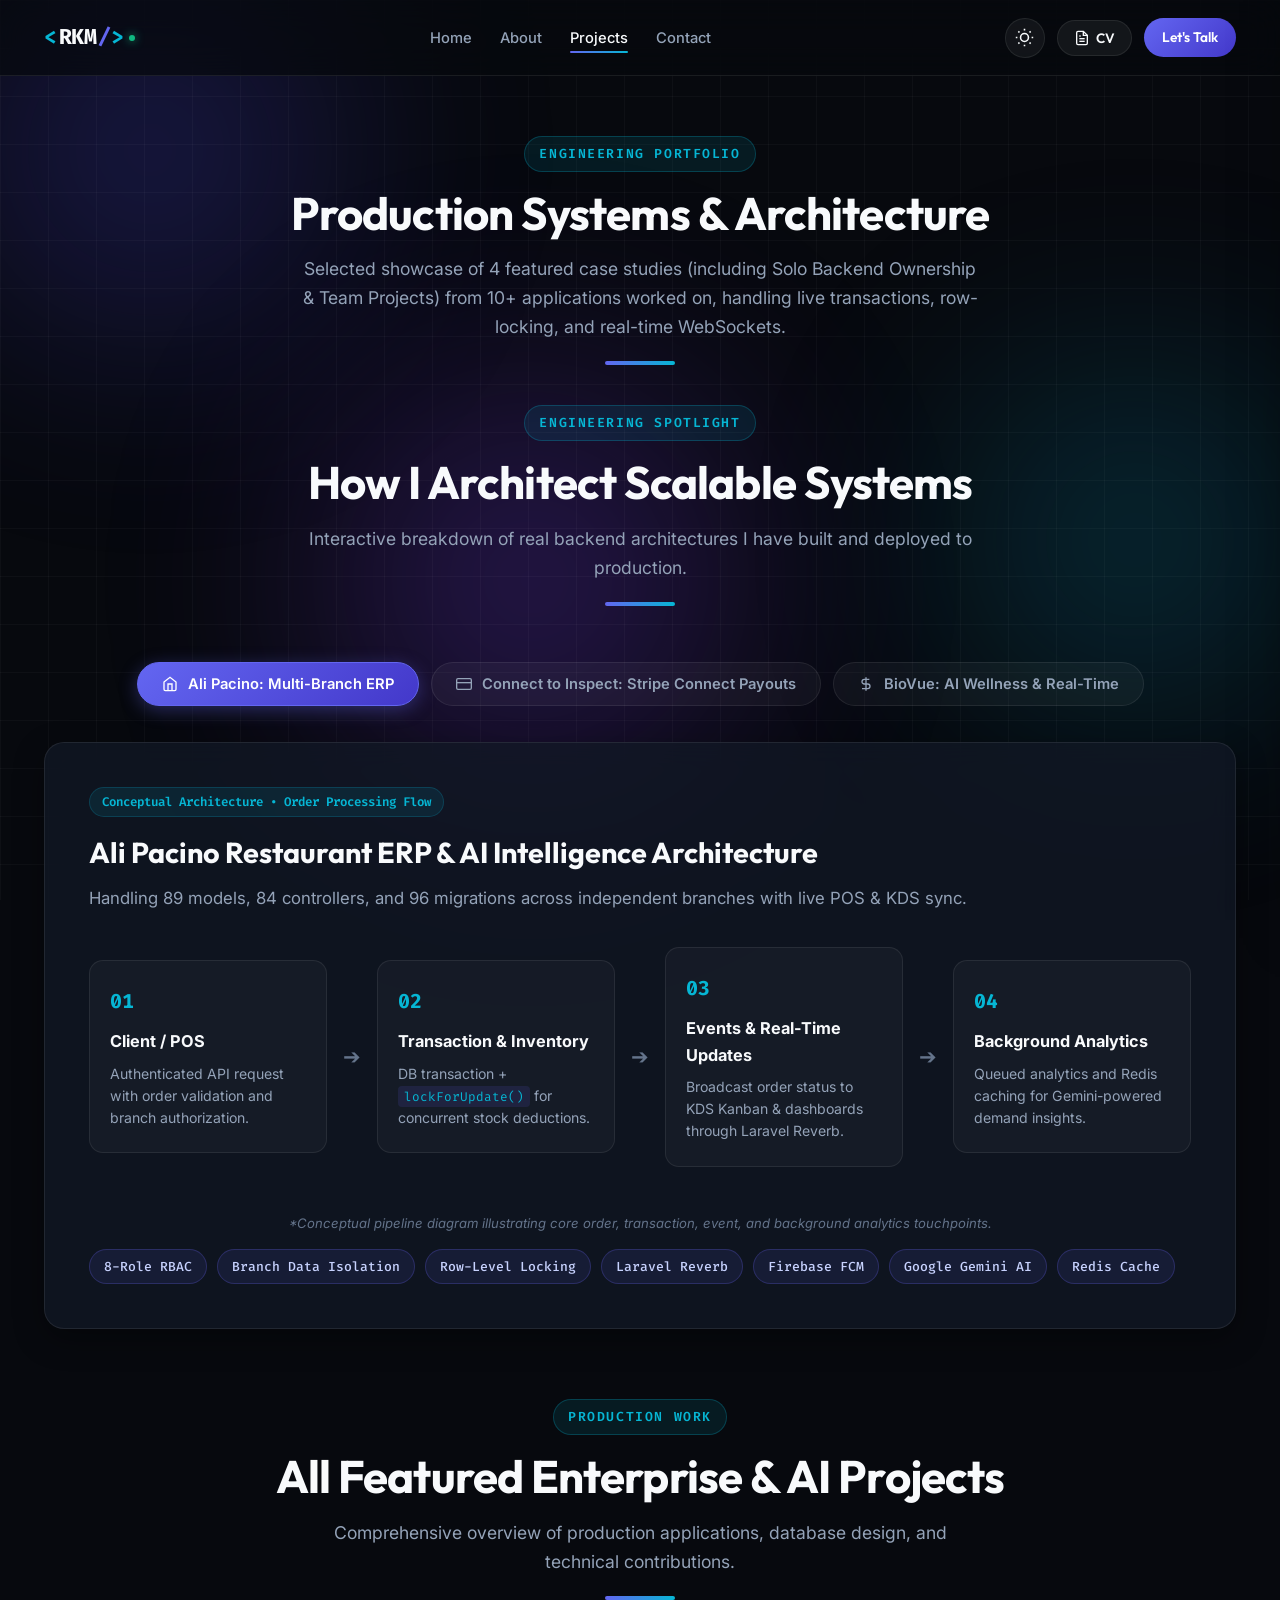
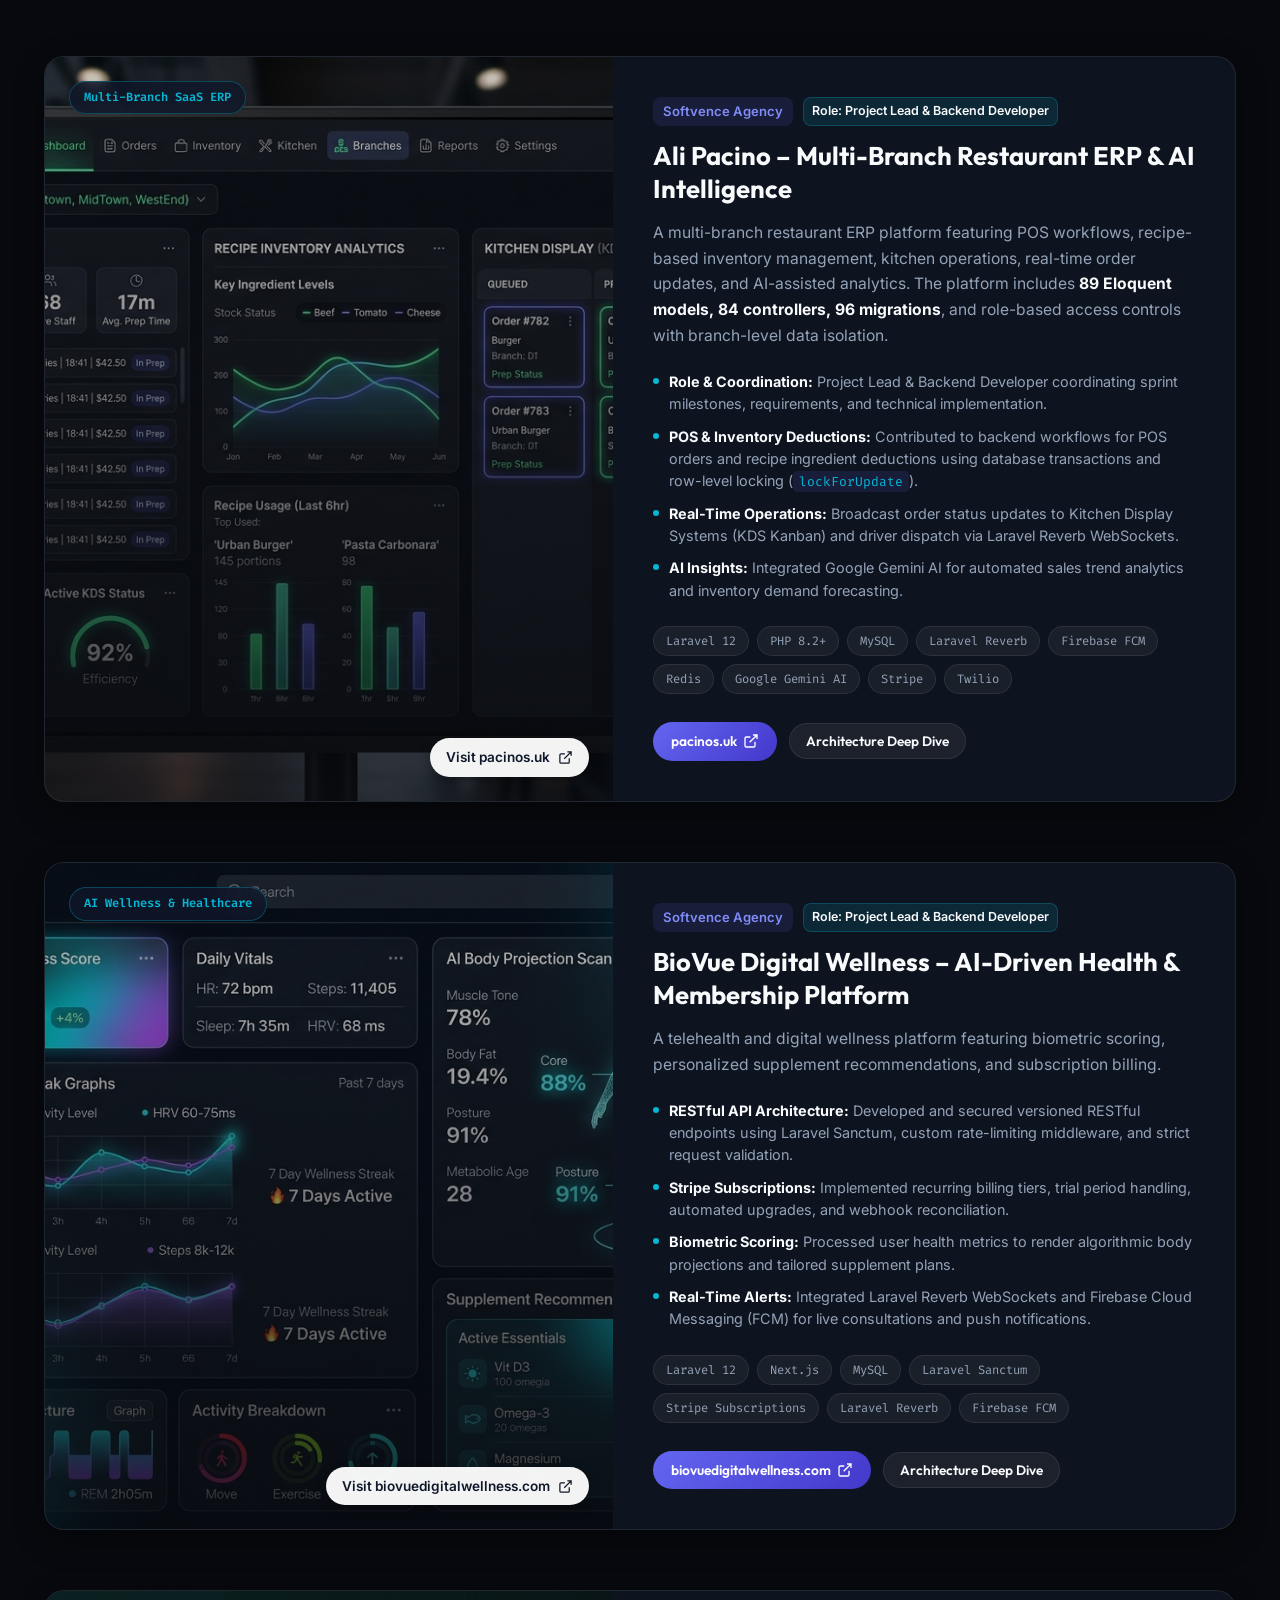
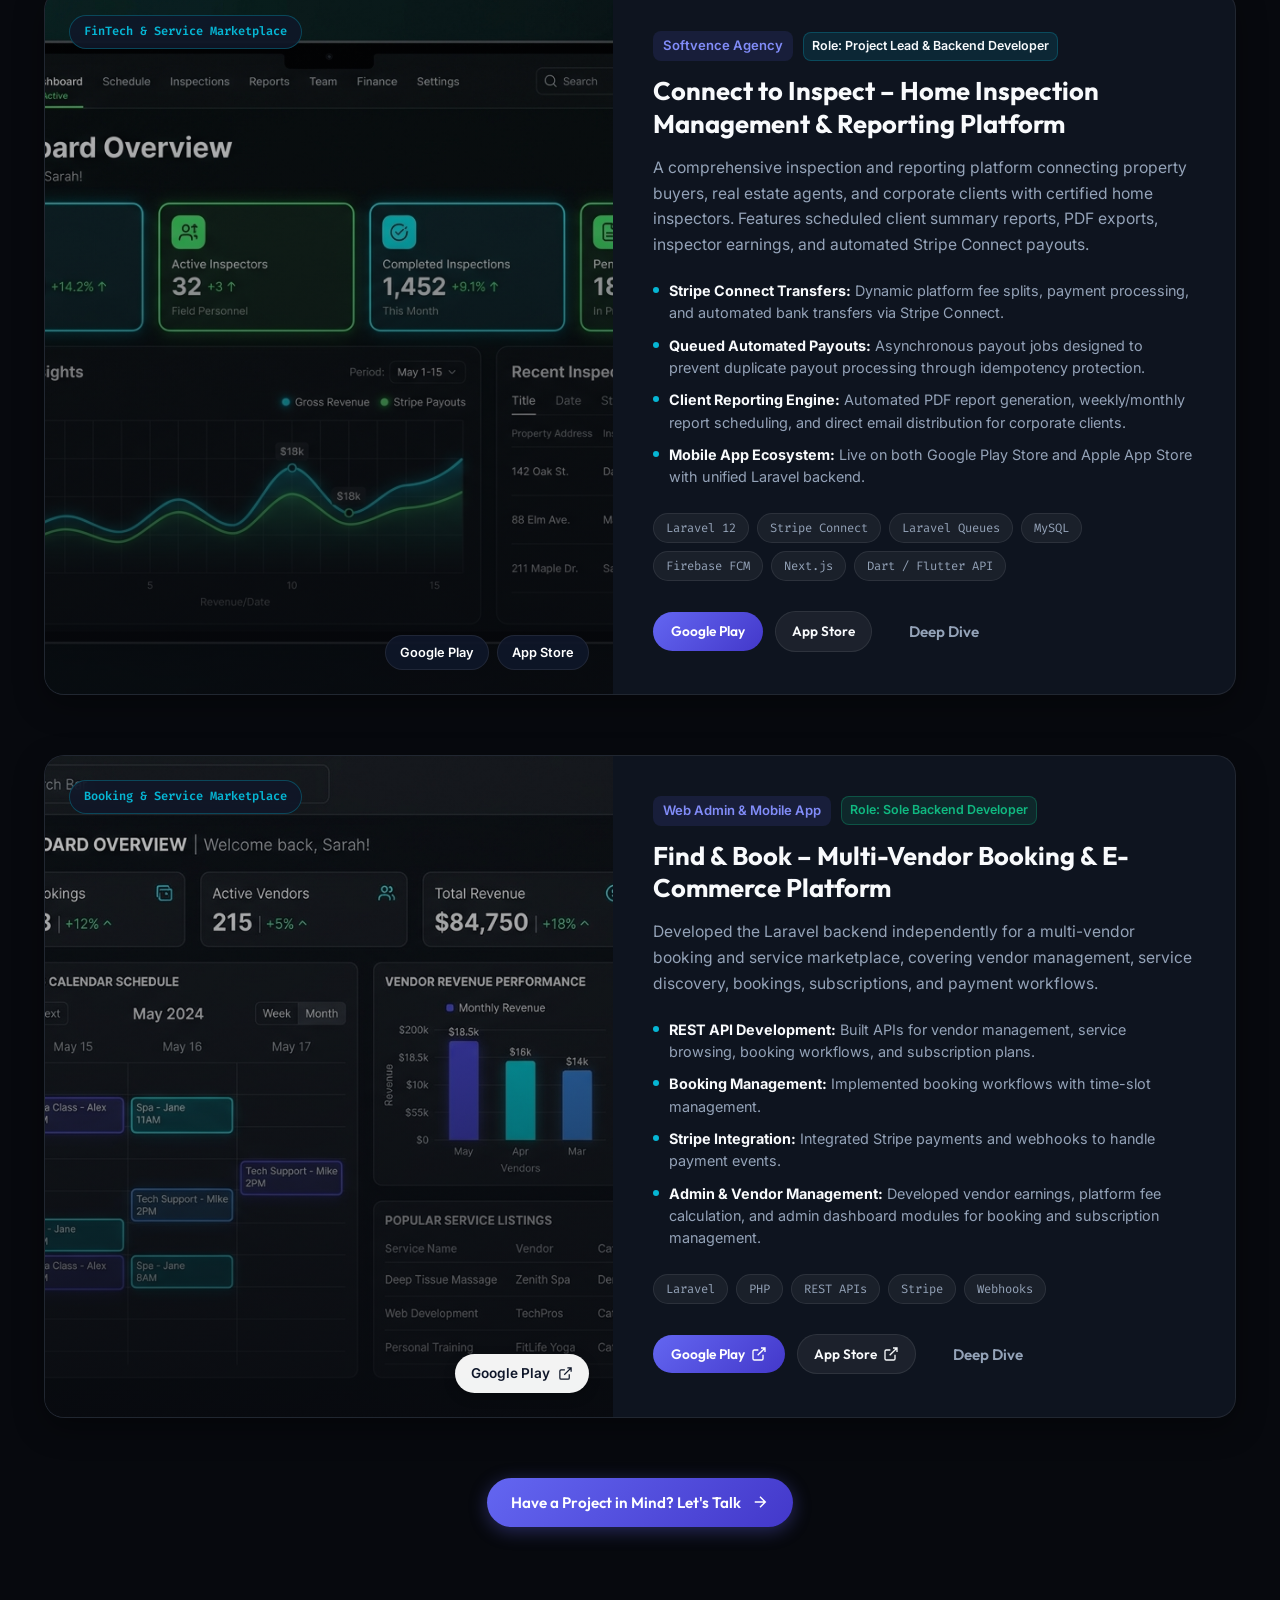
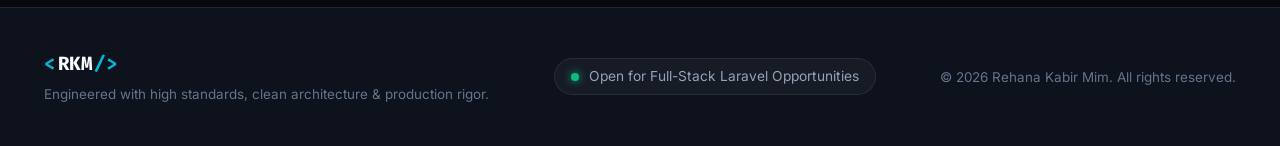
<file: projects.html>
<!DOCTYPE html>
<html lang="en" data-theme="dark">
<head>
  <script>
    (function() {
      try {
        var theme = localStorage.getItem('rkm_theme_v2') || 'dark';
        document.documentElement.setAttribute('data-theme', theme);
      } catch (e) {
        document.documentElement.setAttribute('data-theme', 'dark');
      }
    })();
  </script>
  <meta charset="UTF-8">
  <meta name="viewport" content="width=device-width, initial-scale=1.0">
  <title>Projects & Architecture | Rehana Kabir Mim - Laravel Backend Specialist</title>
  <meta name="description" content="Explore production backend projects, multi-branch ERP architecture, Stripe Connect payouts, real-time WebSockets, and Gemini AI by Rehana Kabir Mim.">
  <link rel="canonical" href="https://rehanakabirmim.github.io/mim-portfolio/projects.html">

  <!-- Favicon -->
  <link rel="icon" type="image/svg+xml" href="data:image/svg+xml,<svg xmlns='http://www.w3.org/2000/svg' viewBox='0 0 100 100'><text y='.9em' font-size='85' font-weight='bold' fill='%236366f1'>&lt;M/&gt;</text></svg>">

  <!-- Google Fonts -->
  <link rel="preconnect" href="https://fonts.googleapis.com">
  <link rel="preconnect" href="https://fonts.gstatic.com" crossorigin>
  <link href="https://fonts.googleapis.com/css2?family=Fira+Code:wght@400;500;600&family=Inter:wght@300;400;500;600;700&family=Outfit:wght@500;600;700;800&display=swap" rel="stylesheet">

  <!-- Main Stylesheet -->
  <link rel="stylesheet" href="style.css">
</head>
<body>
  <!-- Ambient Background Canvas / Gradients -->
  <div class="ambient-glow glow-1" aria-hidden="true"></div>
  <div class="ambient-glow glow-2" aria-hidden="true"></div>
  <div class="ambient-glow glow-3" aria-hidden="true"></div>
  <div class="bg-grid-pattern" aria-hidden="true"></div>

  <!-- HEADER / NAVBAR -->
  <header class="site-header" id="header">
    <div class="container header-container">
      <a href="index.html" class="brand-logo" id="brand-logo" aria-label="Rehana Kabir Mim Home">
        <span class="logo-bracket">&lt;</span>
        <span class="logo-text">RKM</span>
        <span class="logo-slash">/</span>
        <span class="logo-bracket">&gt;</span>
        <span class="logo-pulse" aria-hidden="true"></span>
      </a>

      <!-- Desktop Navigation -->
      <nav class="nav-menu" id="nav-menu" aria-label="Main Navigation">
        <ul class="nav-list">
          <li><a href="index.html" class="nav-link">Home</a></li>
          <li><a href="about.html" class="nav-link">About</a></li>
          <li><a href="projects.html" class="nav-link active">Projects</a></li>
          <li><a href="contact.html" class="nav-link">Contact</a></li>
        </ul>
      </nav>

      <!-- Header Actions -->
      <div class="header-actions">
        <!-- Theme Toggle -->
        <button class="theme-toggle-btn" id="theme-toggle" aria-label="Toggle Light/Dark Theme">
          <svg class="sun-icon" viewBox="0 0 24 24" fill="none" stroke="currentColor" stroke-width="2"><circle cx="12" cy="12" r="5"/><path d="M12 1v2M12 21v2M4.22 4.22l1.42 1.42M18.36 18.36l1.42 1.42M1 12h2M21 12h2M4.22 19.78l1.42-1.42M18.36 5.64l1.42-1.42"/></svg>
          <svg class="moon-icon" viewBox="0 0 24 24" fill="none" stroke="currentColor" stroke-width="2"><path d="M21 12.79A9 9 0 1111.21 3 7 7 0 0021 12.79z"/></svg>
        </button>

        <!-- Quick Resume Modal Trigger -->
        <button class="btn btn-secondary-sm" id="view-resume-btn">
          <svg class="icon-sm" viewBox="0 0 24 24" fill="none" stroke="currentColor" stroke-width="2"><path d="M14 2H6a2 2 0 0 0-2 2v16a2 2 0 0 0 2 2h12a2 2 0 0 0 2-2V8z"/><polyline points="14 2 14 8 20 8"/><line x1="16" y1="13" x2="8" y2="13"/><line x1="16" y1="17" x2="8" y2="17"/><polyline points="10 9 9 9 8 9"/></svg>
          <span>CV</span>
        </button>

        <a href="contact.html" class="btn btn-primary-sm">
          <span>Let's Talk</span>
        </a>

        <!-- Mobile Hamburger Toggle -->
        <button class="hamburger-btn" id="hamburger-btn" aria-label="Open Mobile Menu" aria-expanded="false">
          <span class="bar"></span>
          <span class="bar"></span>
          <span class="bar"></span>
        </button>
      </div>
    </div>
  </header>

  <!-- Mobile Drawer Menu -->
  <div class="mobile-drawer" id="mobile-drawer" role="dialog" aria-modal="true" aria-label="Mobile Navigation Menu" aria-hidden="true">
    <div class="drawer-header">
      <div class="brand-logo">
        <span class="logo-bracket">&lt;</span><span class="logo-text">RKM</span><span class="logo-bracket">/&gt;</span>
      </div>
      <button class="close-drawer-btn" id="close-drawer-btn" aria-label="Close menu">&times;</button>
    </div>
    <ul class="mobile-nav-list">
      <li><a href="index.html" class="mobile-nav-link">Home</a></li>
      <li><a href="about.html" class="mobile-nav-link">About</a></li>
      <li><a href="projects.html" class="mobile-nav-link active">Projects</a></li>
      <li><a href="contact.html" class="mobile-nav-link">Contact</a></li>
    </ul>
    <div class="drawer-footer">
      <button class="btn btn-primary w-full" id="mobile-resume-btn">View Full Resume</button>
      <div class="drawer-socials">
        <a href="https://github.com/rehanakabirmim" target="_blank" rel="noopener" aria-label="GitHub">GitHub</a>
        <a href="https://www.linkedin.com/in/rehana-kabir-mim-63bb6623a" target="_blank" rel="noopener" aria-label="LinkedIn">LinkedIn</a>
      </div>
    </div>
  </div>
  <div class="drawer-overlay" id="drawer-overlay"></div>

  <!-- MAIN CONTENT -->
  <main style="padding-top: calc(var(--header-height) + 40px);">
    <!-- PAGE HERO BANNER -->
    <section class="section" style="padding-top: 20px; padding-bottom: 40px;">
      <div class="container text-center">
        <span class="section-tag">ENGINEERING PORTFOLIO</span>
        <h1 class="section-title">Production Systems & Architecture</h1>
        <p class="section-desc">Selected showcase of 4 featured case studies (including Solo Backend Ownership & Team Projects) from 10+ applications worked on, handling live transactions, row-locking, and real-time WebSockets.</p>
        <div class="section-divider"></div>
      </div>
    </section>

    <!-- ARCHITECTURE SPOTLIGHT (STANDOUT FEATURE!) -->
    <section class="section architecture-section" id="architecture" style="padding-top: 0; padding-bottom: 70px;">
      <div class="container">
        <div class="section-header text-center">
          <span class="section-tag">ENGINEERING SPOTLIGHT</span>
          <h2 class="section-title">How I Architect Scalable Systems</h2>
          <p class="section-desc">Interactive breakdown of real backend architectures I have built and deployed to production.</p>
          <div class="section-divider"></div>
        </div>

        <!-- Architecture Tabs -->
        <div class="arch-tabs" role="tablist" aria-label="System Architecture Spotlights">
          <button class="arch-tab-btn active" id="tab-btn-erp" role="tab" aria-selected="true" aria-controls="tab-erp" data-tab="tab-erp">
            <svg class="icon-sm" viewBox="0 0 24 24" fill="none" stroke="currentColor" stroke-width="2"><path d="M3 9l9-7 9 7v11a2 2 0 0 1-2 2H5a2 2 0 0 1-2-2z"/><polyline points="9 22 9 12 15 12 15 22"/></svg>
            <span>Ali Pacino: Multi-Branch ERP</span>
          </button>
          <button class="arch-tab-btn" id="tab-btn-payouts" role="tab" aria-selected="false" aria-controls="tab-payouts" data-tab="tab-payouts">
            <svg class="icon-sm" viewBox="0 0 24 24" fill="none" stroke="currentColor" stroke-width="2"><rect x="1" y="4" width="22" height="16" rx="2" ry="2"/><line x1="1" y1="10" x2="23" y2="10"/></svg>
            <span>Connect to Inspect: Stripe Connect Payouts</span>
          </button>
          <button class="arch-tab-btn" id="tab-btn-wellness" role="tab" aria-selected="false" aria-controls="tab-wellness" data-tab="tab-wellness">
            <svg class="icon-sm" viewBox="0 0 24 24" fill="none" stroke="currentColor" stroke-width="2"><path d="M12 2v20M17 5H9.5a3.5 3.5 0 0 0 0 7h5a3.5 3.5 0 0 1 0 7H6"/></svg>
            <span>BioVue: AI Wellness & Real-Time</span>
          </button>
        </div>

        <!-- Tab Contents -->
        <div class="arch-tab-content active" id="tab-erp" role="tabpanel" aria-labelledby="tab-btn-erp" tabindex="0">
          <div class="arch-card glass-panel">
            <div class="arch-header">
              <div class="arch-badge">Conceptual Architecture • Order Processing Flow</div>
              <h3>Ali Pacino Restaurant ERP & AI Intelligence Architecture</h3>
              <p>Handling 89 models, 84 controllers, and 96 migrations across independent branches with live POS & KDS sync.</p>
            </div>

            <!-- Architecture Diagram / Flow -->
            <div class="arch-pipeline">
              <div class="pipeline-step">
                <div class="step-num">01</div>
                <div class="step-content">
                  <h4>Client / POS</h4>
                  <p>Authenticated API request with order validation and branch authorization.</p>
                </div>
              </div>
              <div class="pipeline-connector">➔</div>
              <div class="pipeline-step">
                <div class="step-num">02</div>
                <div class="step-content">
                  <h4>Transaction & Inventory</h4>
                  <p>DB transaction + <code>lockForUpdate()</code> for concurrent stock deductions.</p>
                </div>
              </div>
              <div class="pipeline-connector">➔</div>
              <div class="pipeline-step">
                <div class="step-num">03</div>
                <div class="step-content">
                  <h4>Events & Real-Time Updates</h4>
                  <p>Broadcast order status to KDS Kanban & dashboards through Laravel Reverb.</p>
                </div>
              </div>
              <div class="pipeline-connector">➔</div>
              <div class="pipeline-step">
                <div class="step-num">04</div>
                <div class="step-content">
                  <h4>Background Analytics</h4>
                  <p>Queued analytics and Redis caching for Gemini-powered demand insights.</p>
                </div>
              </div>
            </div>

            <p class="arch-flow-note" style="font-size: 0.82rem; color: var(--text-dim); margin-top: 14px; text-align: center; font-style: italic;">*Conceptual pipeline diagram illustrating core order, transaction, event, and background analytics touchpoints.</p>
            <div class="arch-metrics-tags" style="margin-top: 14px;">
              <span class="tech-tag">8-Role RBAC</span>
              <span class="tech-tag">Branch Data Isolation</span>
              <span class="tech-tag">Row-Level Locking</span>
              <span class="tech-tag">Laravel Reverb</span>
              <span class="tech-tag">Firebase FCM</span>
              <span class="tech-tag">Google Gemini AI</span>
              <span class="tech-tag">Redis Cache</span>
            </div>
          </div>
        </div>

        <div class="arch-tab-content" id="tab-payouts" role="tabpanel" aria-labelledby="tab-btn-payouts" tabindex="0">
          <div class="arch-card glass-panel">
            <div class="arch-header">
              <div class="arch-badge">Conceptual Architecture • Payout & Escrow Flow</div>
              <h3>Connect to Inspect Stripe Connect Pipeline</h3>
              <p>Automated payment authorization holding, dynamic platform fee splits, and scheduled worker payouts for home inspection specialists.</p>
            </div>

            <div class="arch-pipeline">
              <div class="pipeline-step">
                <div class="step-num">01</div>
                <div class="step-content">
                  <h4>Inspection Booking</h4>
                  <p>Client pays through Stripe PaymentIntent. Funds are held securely until inspection delivery.</p>
                </div>
              </div>
              <div class="pipeline-connector">➔</div>
              <div class="pipeline-step">
                <div class="step-num">02</div>
                <div class="step-content">
                  <h4>Report Submission</h4>
                  <p>Inspector submits inspection report on mobile app; verified by authorization gates.</p>
                </div>
              </div>
              <div class="pipeline-connector">➔</div>
              <div class="pipeline-step">
                <div class="step-num">03</div>
                <div class="step-content">
                  <h4>Queued Split Calculation</h4>
                  <p>Laravel Queue Job calculates platform percentage cut, tax, and net inspector payout.</p>
                </div>
              </div>
              <div class="pipeline-connector">➔</div>
              <div class="pipeline-step">
                <div class="step-num">04</div>
                <div class="step-content">
                  <h4>Stripe Connect Transfer</h4>
                  <p>Automated transfer to Connected Account with webhook reconciliation.</p>
                </div>
              </div>
            </div>

            <div class="arch-metrics-tags">
              <span class="tech-tag">Stripe Connect</span>
              <span class="tech-tag">Laravel Queues</span>
              <span class="tech-tag">Webhook Verification</span>
              <span class="tech-tag">Geo-Targeted FCM</span>
              <span class="tech-tag">Distance-Based Matching</span>
            </div>
          </div>
        </div>

        <div class="arch-tab-content" id="tab-wellness" role="tabpanel" aria-labelledby="tab-btn-wellness" tabindex="0">
          <div class="arch-card glass-panel">
            <div class="arch-header">
              <div class="arch-badge">Conceptual Architecture • Subscriptions & Real-Time Flow</div>
              <h3>BioVue Digital Wellness AI Recommendation Engine</h3>
              <p>Health telemetry processing, subscription management, and instant biometric streak tracking.</p>
            </div>

            <div class="arch-pipeline">
              <div class="pipeline-step">
                <div class="step-num">01</div>
                <div class="step-content">
                  <h4>Biometric Ingestion</h4>
                  <p>Client inputs vitals and wellness telemetry via 100+ Sanctum REST APIs.</p>
                </div>
              </div>
              <div class="pipeline-connector">➔</div>
              <div class="pipeline-step">
                <div class="step-num">02</div>
                <div class="step-content">
                  <h4>AI Projection Pipeline</h4>
                  <p>Calculates wellness trend score and generates targeted supplement suggestions.</p>
                </div>
              </div>
              <div class="pipeline-connector">➔</div>
              <div class="pipeline-step">
                <div class="step-num">03</div>
                <div class="step-content">
                  <h4>Stripe Subscriptions</h4>
                  <p>Handles recurring tiers, trial expirations, and access level webhooks.</p>
                </div>
              </div>
              <div class="pipeline-connector">➔</div>
              <div class="pipeline-step">
                <div class="step-num">04</div>
                <div class="step-content">
                  <h4>Live Chat & Notifications</h4>
                  <p>Real-time client-practitioner consultation powered by Laravel Reverb & FCM.</p>
                </div>
              </div>
            </div>

            <div class="arch-metrics-tags">
              <span class="tech-tag">Laravel Sanctum</span>
              <span class="tech-tag">Stripe Billing</span>
              <span class="tech-tag">Next.js Frontend</span>
              <span class="tech-tag">Trend Analytics</span>
              <span class="tech-tag">Push Notifications</span>
            </div>
          </div>
        </div>
      </div>
    </section>

    <!-- FULL PRODUCTION PROJECTS SHOWCASE -->
    <section class="section projects-section" id="projects" style="padding-top: 0; padding-bottom: 80px;">
      <div class="container">
        <div class="section-header text-center">
          <span class="section-tag">PRODUCTION WORK</span>
          <h2 class="section-title">All Featured Enterprise & AI Projects</h2>
          <p class="section-desc">Comprehensive overview of production applications, database design, and technical contributions.</p>
          <div class="section-divider"></div>
        </div>

        <div class="projects-grid">
          <!-- PROJECT 1: ALI PACINO -->
          <article class="project-card glass-panel" id="project-ali-pacino">
            <div class="project-img-box">
              <img src="assets/images/ali-pacino.jpg" alt="Ali Pacino Restaurant ERP Dashboard" class="project-img" loading="lazy">
              <div class="project-img-overlay">
                <span class="project-category-badge">Multi-Branch SaaS ERP</span>
                <a href="https://pacinos.uk/" target="_blank" rel="noopener" class="btn-live-preview" title="Visit Live Site">
                  <span>Visit pacinos.uk</span>
                  <svg viewBox="0 0 24 24" fill="none" stroke="currentColor" stroke-width="2"><path d="M18 13v6a2 2 0 0 1-2 2H5a2 2 0 0 1-2-2V8a2 2 0 0 1 2-2h6M15 3h6v6M10 14L21 3"/></svg>
                </a>
              </div>
            </div>

            <div class="project-content">
              <div class="project-meta-strip">
                <span class="company-badge">Softvence Agency</span>
                <span class="role-badge">Role: Project Lead & Backend Developer</span>
              </div>

              <h3 class="project-title">
                <a href="https://pacinos.uk/" target="_blank" rel="noopener">Ali Pacino – Multi-Branch Restaurant ERP & AI Intelligence</a>
              </h3>

              <p class="project-summary">
                A multi-branch restaurant ERP platform featuring POS workflows, recipe-based inventory management, kitchen operations, real-time order updates, and AI-assisted analytics. The platform includes <strong>89 Eloquent models, 84 controllers, 96 migrations</strong>, and role-based access controls with branch-level data isolation.
              </p>

              <!-- Key Achievements & Contribution -->
              <div class="project-highlights-box">
                <div class="highlight-bullet">
                  <span class="bullet-dot"></span>
                  <span><strong>Role & Coordination:</strong> Project Lead & Backend Developer coordinating sprint milestones, requirements, and technical implementation.</span>
                </div>
                <div class="highlight-bullet">
                  <span class="bullet-dot"></span>
                  <span><strong>POS & Inventory Deductions:</strong> Contributed to backend workflows for POS orders and recipe ingredient deductions using database transactions and row-level locking (<code>lockForUpdate</code>).</span>
                </div>
                <div class="highlight-bullet">
                  <span class="bullet-dot"></span>
                  <span><strong>Real-Time Operations:</strong> Broadcast order status updates to Kitchen Display Systems (KDS Kanban) and driver dispatch via Laravel Reverb WebSockets.</span>
                </div>
                <div class="highlight-bullet">
                  <span class="bullet-dot"></span>
                  <span><strong>AI Insights:</strong> Integrated Google Gemini AI for automated sales trend analytics and inventory demand forecasting.</span>
                </div>
              </div>

              <!-- Tech Stack Badges -->
              <div class="project-tech-stack">
                <span class="tech-pill">Laravel 12</span>
                <span class="tech-pill">PHP 8.2+</span>
                <span class="tech-pill">MySQL</span>
                <span class="tech-pill">Laravel Reverb</span>
                <span class="tech-pill">Firebase FCM</span>
                <span class="tech-pill">Redis</span>
                <span class="tech-pill">Google Gemini AI</span>
                <span class="tech-pill">Stripe</span>
                <span class="tech-pill">Twilio</span>
              </div>

              <div class="project-actions">
                <a href="https://pacinos.uk/" target="_blank" rel="noopener" class="btn btn-primary-sm">
                  <span>pacinos.uk</span>
                  <svg class="icon-sm" viewBox="0 0 24 24" fill="none" stroke="currentColor" stroke-width="2"><path d="M18 13v6a2 2 0 0 1-2 2H5a2 2 0 0 1-2-2V8a2 2 0 0 1 2-2h6M15 3h6v6M10 14L21 3"/></svg>
                </a>
                <button class="btn btn-secondary-sm modal-trigger" data-project="ali-pacino">
                  <span>Architecture Deep Dive</span>
                </button>
              </div>
            </div>
          </article>

          <!-- PROJECT 2: BIOVUE DIGITAL WELLNESS -->
          <article class="project-card glass-panel" id="project-biovue">
            <div class="project-img-box">
              <img src="assets/images/biovue.jpg" alt="BioVue Digital Wellness Platform" class="project-img" loading="lazy">
              <div class="project-img-overlay">
                <span class="project-category-badge">AI Wellness & Healthcare</span>
                <a href="https://biovuedigitalwellness.com/" target="_blank" rel="noopener" class="btn-live-preview" title="Visit Live Site">
                  <span>Visit biovuedigitalwellness.com</span>
                  <svg viewBox="0 0 24 24" fill="none" stroke="currentColor" stroke-width="2"><path d="M18 13v6a2 2 0 0 1-2 2H5a2 2 0 0 1-2-2V8a2 2 0 0 1 2-2h6M15 3h6v6M10 14L21 3"/></svg>
                </a>
              </div>
            </div>

            <div class="project-content">
              <div class="project-meta-strip">
                <span class="company-badge">Softvence Agency</span>
                <span class="role-badge">Role: Project Lead & Backend Developer</span>
              </div>

              <h3 class="project-title">
                <a href="https://biovuedigitalwellness.com/" target="_blank" rel="noopener">BioVue Digital Wellness – AI-Driven Health & Membership Platform</a>
              </h3>

              <p class="project-summary">
                A telehealth and digital wellness platform featuring biometric scoring, personalized supplement recommendations, and subscription billing.
              </p>

              <div class="project-highlights-box">
                <div class="highlight-bullet">
                  <span class="bullet-dot"></span>
                  <span><strong>RESTful API Architecture:</strong> Developed and secured versioned RESTful endpoints using Laravel Sanctum, custom rate-limiting middleware, and strict request validation.</span>
                </div>
                <div class="highlight-bullet">
                  <span class="bullet-dot"></span>
                  <span><strong>Stripe Subscriptions:</strong> Implemented recurring billing tiers, trial period handling, automated upgrades, and webhook reconciliation.</span>
                </div>
                <div class="highlight-bullet">
                  <span class="bullet-dot"></span>
                  <span><strong>Biometric Scoring:</strong> Processed user health metrics to render algorithmic body projections and tailored supplement plans.</span>
                </div>
                <div class="highlight-bullet">
                  <span class="bullet-dot"></span>
                  <span><strong>Real-Time Alerts:</strong> Integrated Laravel Reverb WebSockets and Firebase Cloud Messaging (FCM) for live consultations and push notifications.</span>
                </div>
              </div>

              <div class="project-tech-stack">
                <span class="tech-pill">Laravel 12</span>
                <span class="tech-pill">Next.js</span>
                <span class="tech-pill">MySQL</span>
                <span class="tech-pill">Laravel Sanctum</span>
                <span class="tech-pill">Stripe Subscriptions</span>
                <span class="tech-pill">Laravel Reverb</span>
                <span class="tech-pill">Firebase FCM</span>
              </div>

              <div class="project-actions">
                <a href="https://biovuedigitalwellness.com/" target="_blank" rel="noopener" class="btn btn-primary-sm">
                  <span>biovuedigitalwellness.com</span>
                  <svg class="icon-sm" viewBox="0 0 24 24" fill="none" stroke="currentColor" stroke-width="2"><path d="M18 13v6a2 2 0 0 1-2 2H5a2 2 0 0 1-2-2V8a2 2 0 0 1 2-2h6M15 3h6v6M10 14L21 3"/></svg>
                </a>
                <button class="btn btn-secondary-sm modal-trigger" data-project="biovue">
                  <span>Architecture Deep Dive</span>
                </button>
              </div>
            </div>
          </article>

          <!-- PROJECT 3: CONNECT TO INSPECT -->
          <article class="project-card glass-panel" id="project-neumera">
            <div class="project-img-box">
              <img src="assets/images/connect-to-inspect.png" alt="Connect to Inspect - Home Inspection Management & Reporting Platform" class="project-img" loading="lazy">
              <div class="project-img-overlay">
                <span class="project-category-badge">FinTech & Service Marketplace</span>
                <div class="app-store-links-overlay">
                  <a href="https://play.google.com/store/apps/details?id=com.connecttoinspect.app" target="_blank" rel="noopener" class="btn-store" title="Google Play Store">Google Play</a>
                  <a href="https://apps.apple.com/us/app/connect-to-inspect/id6786938827" target="_blank" rel="noopener" class="btn-store" title="Apple App Store">App Store</a>
                </div>
              </div>
            </div>

            <div class="project-content">
              <div class="project-meta-strip">
                <span class="company-badge">Softvence Agency</span>
                <span class="role-badge">Role: Project Lead & Backend Developer</span>
              </div>

              <h3 class="project-title">
                <a href="https://play.google.com/store/apps/details?id=com.connecttoinspect.app" target="_blank" rel="noopener">Connect to Inspect – Home Inspection Management & Reporting Platform</a>
              </h3>

              <p class="project-summary">
                A comprehensive inspection and reporting platform connecting property buyers, real estate agents, and corporate clients with certified home inspectors. Features scheduled client summary reports, PDF exports, inspector earnings, and automated Stripe Connect payouts.
              </p>

              <div class="project-highlights-box">
                <div class="highlight-bullet">
                  <span class="bullet-dot"></span>
                  <span><strong>Stripe Connect Transfers:</strong> Dynamic platform fee splits, payment processing, and automated bank transfers via Stripe Connect.</span>
                </div>
                <div class="highlight-bullet">
                  <span class="bullet-dot"></span>
                  <span><strong>Queued Automated Payouts:</strong> Asynchronous payout jobs designed to prevent duplicate payout processing through idempotency protection.</span>
                </div>
                <div class="highlight-bullet">
                  <span class="bullet-dot"></span>
                  <span><strong>Client Reporting Engine:</strong> Automated PDF report generation, weekly/monthly report scheduling, and direct email distribution for corporate clients.</span>
                </div>
                <div class="highlight-bullet">
                  <span class="bullet-dot"></span>
                  <span><strong>Mobile App Ecosystem:</strong> Live on both Google Play Store and Apple App Store with unified Laravel backend.</span>
                </div>
              </div>

              <div class="project-tech-stack">
                <span class="tech-pill">Laravel 12</span>
                <span class="tech-pill">Stripe Connect</span>
                <span class="tech-pill">Laravel Queues</span>
                <span class="tech-pill">MySQL</span>
                <span class="tech-pill">Firebase FCM</span>
                <span class="tech-pill">Next.js</span>
                <span class="tech-pill">Dart / Flutter API</span>
              </div>

              <div class="project-actions">
                <a href="https://play.google.com/store/apps/details?id=com.connecttoinspect.app" target="_blank" rel="noopener" class="btn btn-primary-sm">
                  <span>Google Play</span>
                </a>
                <a href="https://apps.apple.com/us/app/connect-to-inspect/id6786938827" target="_blank" rel="noopener" class="btn btn-secondary-sm">
                  <span>App Store</span>
                </a>
                <button class="btn btn-ghost modal-trigger" data-project="neumera">
                  <span>Deep Dive</span>
                </button>
              </div>
            </div>
          </article>

          <!-- PROJECT 4: FIND & BOOK (INDIVIDUAL / SOLO PROJECT) -->
          <article class="project-card glass-panel" id="project-find-book">
            <div class="project-img-box">
              <img src="assets/images/find-book.jpg" alt="Find & Book Multi-Vendor Booking & E-Commerce Platform" class="project-img" loading="lazy">
              <div class="project-img-overlay">
                <span class="project-category-badge">Booking & Service Marketplace</span>
                <a href="https://play.google.com/store/apps/details?id=com.findandbook.sireenshaban" target="_blank" rel="noopener" class="btn-live-preview" title="Visit Google Play Store">
                  <span>Google Play</span>
                  <svg viewBox="0 0 24 24" fill="none" stroke="currentColor" stroke-width="2"><path d="M18 13v6a2 2 0 0 1-2 2H5a2 2 0 0 1-2-2V8a2 2 0 0 1 2-2h6M15 3h6v6M10 14L21 3"/></svg>
                </a>
              </div>
            </div>

            <div class="project-content">
              <div class="project-meta-strip">
                <span class="company-badge">Web Admin & Mobile App</span>
                <span class="role-badge role-badge-solo">Role: Sole Backend Developer</span>
              </div>

              <h3 class="project-title">
                <a href="https://play.google.com/store/apps/details?id=com.findandbook.sireenshaban" target="_blank" rel="noopener">Find & Book – Multi-Vendor Booking & E-Commerce Platform</a>
              </h3>

              <p class="project-summary">
                Developed the Laravel backend independently for a multi-vendor booking and service marketplace, covering vendor management, service discovery, bookings, subscriptions, and payment workflows.
              </p>

              <div class="project-highlights-box">
                <div class="highlight-bullet">
                  <span class="bullet-dot"></span>
                  <span><strong>REST API Development:</strong> Built APIs for vendor management, service browsing, booking workflows, and subscription plans.</span>
                </div>
                <div class="highlight-bullet">
                  <span class="bullet-dot"></span>
                  <span><strong>Booking Management:</strong> Implemented booking workflows with time-slot management.</span>
                </div>
                <div class="highlight-bullet">
                  <span class="bullet-dot"></span>
                  <span><strong>Stripe Integration:</strong> Integrated Stripe payments and webhooks to handle payment events.</span>
                </div>
                <div class="highlight-bullet">
                  <span class="bullet-dot"></span>
                  <span><strong>Admin & Vendor Management:</strong> Developed vendor earnings, platform fee calculation, and admin dashboard modules for booking and subscription management.</span>
                </div>
              </div>

              <div class="project-tech-stack">
                <span class="tech-pill">Laravel</span>
                <span class="tech-pill">PHP</span>
                <span class="tech-pill">REST APIs</span>
                <span class="tech-pill">Stripe</span>
                <span class="tech-pill">Webhooks</span>
              </div>

              <div class="project-actions">
                <a href="https://play.google.com/store/apps/details?id=com.findandbook.sireenshaban" target="_blank" rel="noopener" class="btn btn-primary-sm">
                  <span>Google Play</span>
                  <svg class="icon-sm" viewBox="0 0 24 24" fill="none" stroke="currentColor" stroke-width="2"><path d="M18 13v6a2 2 0 0 1-2 2H5a2 2 0 0 1-2-2V8a2 2 0 0 1 2-2h6M15 3h6v6M10 14L21 3"/></svg>
                </a>
                <a href="https://apps.apple.com/us/app/find-book/id6761288062" target="_blank" rel="noopener" class="btn btn-secondary-sm">
                  <span>App Store</span>
                  <svg class="icon-sm" viewBox="0 0 24 24" fill="none" stroke="currentColor" stroke-width="2"><path d="M18 13v6a2 2 0 0 1-2 2H5a2 2 0 0 1-2-2V8a2 2 0 0 1 2-2h6M15 3h6v6M10 14L21 3"/></svg>
                </a>
                <button class="btn btn-ghost modal-trigger" data-project="find-book">
                  <span>Deep Dive</span>
                </button>
              </div>
            </div>
          </article>
        </div>

        <div class="text-center" style="margin-top: 60px;">
          <a href="contact.html" class="btn btn-primary btn-glow">
            <span>Have a Project in Mind? Let's Talk</span>
            <svg class="btn-arrow" viewBox="0 0 24 24" fill="none" stroke="currentColor" stroke-width="2"><path d="M5 12h14M12 5l7 7-7 7"/></svg>
          </a>
        </div>
      </div>
    </section>
  </main>

  <!-- FOOTER -->
  <footer class="site-footer">
    <div class="container footer-container">
      <div class="footer-left">
        <a href="index.html" class="brand-logo footer-logo">
          <span class="logo-bracket">&lt;</span><span class="logo-text">RKM</span><span class="logo-bracket">/&gt;</span>
        </a>
        <p class="footer-tagline">Engineered with high standards, clean architecture & production rigor.</p>
      </div>

      <div class="footer-center">
        <span class="status-indicator-ping"></span>
        <span>Open for Full-Stack Laravel Opportunities</span>
      </div>

      <div class="footer-right">
        <p class="copyright">&copy; <span id="current-year">2026</span> Rehana Kabir Mim. All rights reserved.</p>
      </div>
    </div>
  </footer>

  <!-- RESUME PREVIEW / PRINT MODAL -->
  <div class="modal-overlay" id="resume-modal" role="dialog" aria-modal="true" aria-labelledby="resume-modal-title" aria-hidden="true">
    <div class="modal-container resume-modal-container">
      <div class="modal-header">
        <div class="modal-title-group">
          <h3 id="resume-modal-title">Rehana Kabir Mim - Professional Resume</h3>
        </div>
        <div class="modal-actions-group">
          <a href="assets/Rehana_Kabir_Mim_Resume.pdf" download="Rehana_Kabir_Mim_Resume.pdf" class="btn btn-primary-sm" id="download-resume-btn" aria-label="Download resume PDF directly">
            <svg class="icon-sm" viewBox="0 0 24 24" fill="none" stroke="currentColor" stroke-width="2"><path d="M21 15v4a2 2 0 0 1-2 2H5a2 2 0 0 1-2-2v-4"/><polyline points="7 10 12 15 17 10"/><line x1="12" y1="15" x2="12" y2="3"/></svg>
            <span>Download PDF</span>
          </a>
          <button class="btn btn-secondary-sm" id="print-resume-btn" aria-label="Print resume">
            <svg class="icon-sm" viewBox="0 0 24 24" fill="none" stroke="currentColor" stroke-width="2"><polyline points="6 9 6 2 18 2 18 9"/><path d="M6 18H4a2 2 0 0 1-2-2v-5a2 2 0 0 1 2-2h16a2 2 0 0 1 2 2v5a2 2 0 0 1-2 2h-2"/><rect x="6" y="14" width="12" height="8"/></svg>
            <span>Print</span>
          </button>
          <button class="close-modal-btn" id="close-resume-modal" aria-label="Close resume modal">&times;</button>
        </div>
      </div>
      <div class="modal-body printable-resume" id="printable-resume-content">
        <div class="resume-sheet-header">
          <h2>REHANA KABIR MIM</h2>
          <div class="resume-sheet-role">Full-Stack Developer | Laravel & Backend Specialist</div>
          <div class="resume-sheet-contact">
            <span>Rayerbag, Jatrabari, Dhaka-1362</span> • 
            <span><a href="mailto:rehanakabirmim@gmail.com">rehanakabirmim@gmail.com</a></span> • 
            <span>(+880) 1680650424</span>
          </div>
          <div class="resume-sheet-links">
            <a href="https://github.com/rehanakabirmim" target="_blank">github.com/rehanakabirmim</a> • 
            <a href="https://www.linkedin.com/in/rehana-kabir-mim-63bb6623a" target="_blank">linkedin.com/in/rehana-kabir-mim</a> • 
            <a href="https://rehanakabirmim.github.io/mim-portfolio/" target="_blank">rehanakabirmim.github.io/mim-portfolio</a>
          </div>
        </div>

        <div class="resume-section-block">
          <h4 class="resume-sec-title">PROFESSIONAL SUMMARY</h4>
          <p>
            Laravel-focused Full-Stack Developer experienced in building backend systems for web and mobile applications. Skilled in PHP, Laravel, MySQL, REST API development, database transactions, row-level locking, Stripe integrations, real-time communication, background queues, and third-party APIs. Experienced in coordinating development tasks, collaborating with international clients, and contributing to production applications.
          </p>
        </div>

        <div class="resume-section-block">
          <h4 class="resume-sec-title">WORK EXPERIENCE</h4>

          <div class="resume-entry">
            <div class="resume-entry-title">
              <strong>Executive Laravel Developer</strong><span class="resume-meta-divider">|</span>Softvence Agency<span class="resume-meta-divider">|</span><span class="resume-entry-date">August 2025 – Present</span>
            </div>
            <ul class="resume-bullet-list">
              <li>Architect and develop scalable backend ecosystems using Laravel, PHP, MySQL, REST APIs, and Laravel Sanctum.</li>
              <li>Design database architecture, relationships, complex migrations, and real-time workflows for production systems.</li>
              <li>Build authentication, payment gateways (Stripe &amp; Stripe Connect), webhooks, push notifications, and background queues.</li>
              <li>Lead project sprint planning, task assignments, code reviews, and QA validation to ensure high technical quality.</li>
              <li>Communicate directly with international clients to clarify specifications, conduct sprint demos, and align deliverables.</li>
            </ul>
          </div>

          <div class="resume-entry">
            <div class="resume-entry-title">
              <strong>Laravel Developer Intern</strong><span class="resume-meta-divider">|</span>Web Shinez Technology<span class="resume-meta-divider">|</span><span class="resume-entry-date">July 2024 – December 2024</span>
            </div>
            <ul class="resume-bullet-list">
              <li>Developed a Student Management System using Laravel, including HR, administration, and attendance modules.</li>
              <li>Worked on database design, migrations, backend development, and REST API integration.</li>
            </ul>
          </div>
        </div>

        <div class="resume-section-block">
          <h4 class="resume-sec-title">TECHNICAL SKILLS</h4>
          <div class="resume-skills-grid">
            <div class="resume-skill-row">
              <strong>Programming Languages:</strong> <span>C, PHP, JavaScript, SQL</span>
            </div>
            <div class="resume-skill-row">
              <strong>Backend Development:</strong> <span>Laravel (10–13), OOP, MVC, Eloquent ORM, RESTful API Development, Laravel Sanctum</span>
            </div>
            <div class="resume-skill-row">
              <strong>Database:</strong> <span>MySQL, Schema Design, Migrations, Indexing, Transactions, Row-Level Locking (<code>lockForUpdate</code>)</span>
            </div>
            <div class="resume-skill-row">
              <strong>Payment Integration:</strong> <span>Stripe, Stripe Connect, Webhooks, Subscription Management</span>
            </div>
            <div class="resume-skill-row">
              <strong>Real-Time &amp; Background:</strong> <span>Laravel Reverb, WebSockets, Queues, Background Workers, Redis</span>
            </div>
            <div class="resume-skill-row">
              <strong>Third-Party Integrations:</strong> <span>Firebase Cloud Messaging (FCM), Google Gemini API, Twilio</span>
            </div>
            <div class="resume-skill-row">
              <strong>Frontend:</strong> <span>HTML5, CSS3, Bootstrap, JavaScript, jQuery, Blade, Next.js</span>
            </div>
            <div class="resume-skill-row">
              <strong>Tools &amp; Deployment:</strong> <span>Git, GitHub, GitLab, Postman, Linux CLI, Hostinger VPS, cPanel, Docker (Familiar)</span>
            </div>
          </div>
        </div>

        <!-- PAGE 2 (PAGE BREAK FOR PRINT) -->
        <div class="resume-section-block page-break">
          <h4 class="resume-sec-title">FEATURED PROJECTS (SELECTED WORKS)</h4>
          <div class="resume-project-item">
            <div class="resume-project-title">
              <strong>Ali Pacino — Multi-Branch Restaurant ERP &amp; AI</strong> (<a href="https://pacinos.uk/" target="_blank" rel="noopener">pacinos.uk</a>)
            </div>
            <div class="resume-project-meta">
              <span class="resume-company-label">Softvence Agency</span><span class="resume-meta-divider">|</span><span class="resume-role-label">Project Lead &amp; Backend Developer</span>
            </div>
            <ul class="resume-bullet-list">
              <li>Developed multi-branch architecture with 89 Eloquent models, 8-role RBAC, and pessimistic row-locking (<code>lockForUpdate</code>) for concurrent POS inventory deductions.</li>
              <li>Integrated real-time Kitchen Display (KDS) via Laravel Reverb WebSockets and Google Gemini AI sales trend analytics.</li>
            </ul>
          </div>

          <div class="resume-project-item">
            <div class="resume-project-title">
              <strong>BioVue Digital Wellness — AI-Driven Health &amp; Telehealth</strong> (<a href="https://biovuedigitalwellness.com/" target="_blank" rel="noopener">biovuedigitalwellness.com</a>)
            </div>
            <div class="resume-project-meta">
              <span class="resume-company-label">Softvence Agency</span><span class="resume-meta-divider">|</span><span class="resume-role-label">Project Lead &amp; Backend Developer</span>
            </div>
            <ul class="resume-bullet-list">
              <li>Contributed to 100+ secure RESTful APIs with Laravel Sanctum, custom rate-limiting middleware, and strict request validation.</li>
              <li>Integrated Stripe multi-tier subscription engine with webhook validation, automated trial handling, and Firebase FCM push alerts.</li>
            </ul>
          </div>

          <div class="resume-project-item">
            <div class="resume-project-title">
              <strong>Connect to Inspect — Property Inspection Marketplace</strong> (<a href="https://play.google.com/store/apps/details?id=com.connecttoinspect.app" target="_blank" rel="noopener">Google Play</a> • <a href="https://apps.apple.com/us/app/connect-to-inspect/id6786938827" target="_blank" rel="noopener">App Store</a>)
            </div>
            <div class="resume-project-meta">
              <span class="resume-company-label">Softvence Agency</span><span class="resume-meta-divider">|</span><span class="resume-role-label">Project Lead &amp; Backend Developer</span>
            </div>
            <ul class="resume-bullet-list">
              <li>Engineered Stripe Connect payout workflows with queued transfers, dynamic platform fee splits, and idempotency protection.</li>
              <li>Developed corporate client reporting engine with scheduled PDF exports and role-based permissions.</li>
            </ul>
          </div>

          <div class="resume-project-item">
            <div class="resume-project-title">
              <strong>Find &amp; Book — Multi-Vendor Booking &amp; E-Commerce Platform</strong> (<a href="https://play.google.com/store/apps/details?id=com.findandbook.sireenshaban" target="_blank" rel="noopener">Google Play</a> • <a href="https://apps.apple.com/us/app/find-book/id6761288062" target="_blank" rel="noopener">App Store</a>)
            </div>
            <div class="resume-project-meta">
              <span class="resume-company-label">Web Admin &amp; Mobile App</span><span class="resume-meta-divider">|</span><span class="resume-role-label-solo">Role: Sole Backend Developer</span>
            </div>
            <ul class="resume-bullet-list">
              <li>Developed the complete Laravel backend and versioned RESTful APIs powering both iOS and Android applications.</li>
              <li>Implemented time-slot booking management, Stripe payment webhooks, vendor subscription tiers, and earnings calculation.</li>
            </ul>
          </div>
        </div>

        <div class="resume-section-block">
          <h4 class="resume-sec-title">EDUCATION &amp; CERTIFICATIONS</h4>
          <div class="resume-edu-item">
            <div class="resume-edu-title">
              <strong>B.Sc. in Computer Science and Engineering</strong> — Stamford University Bangladesh
            </div>
            <div class="resume-edu-date">
              2018 – 2023 | CGPA: 3.84 / 4.00
            </div>
          </div>
          <div class="resume-edu-item">
            <div class="resume-edu-title">
              <strong>Professional Certifications &amp; Specialized Training:</strong>
            </div>
            <ul class="resume-bullet-list" style="margin-top: 4px;">
              <li><strong>RPL Web Design &amp; Development (Level 03)</strong> — National Skills Development Authority (NSDA) Bangladesh (2025)</li>
              <li><strong>Professional PHP &amp; Laravel Development</strong> — UY Systems Ltd &amp; Pencil Box Training</li>
            </ul>
          </div>
        </div>
      </div>
    </div>
  </div>

  <!-- PROJECT DEEP DIVE MODAL -->
  <div class="modal-overlay" id="project-modal" role="dialog" aria-modal="true" aria-labelledby="modal-project-title" aria-hidden="true">
    <div class="modal-container">
      <div class="modal-header">
        <div id="modal-project-title-box">
          <h3 id="modal-project-title">Project Architecture Deep Dive</h3>
          <span class="modal-sub" id="modal-project-category">Technical Breakdown &amp; Implementation Details</span>
        </div>
        <button class="close-modal-btn" id="close-project-modal" aria-label="Close project modal">&times;</button>
      </div>
      <div class="modal-body" id="modal-project-body">
        <!-- Dynamically injected via JavaScript -->
      </div>
    </div>
  </div>

  <!-- TOAST NOTIFICATION CONTAINER -->
  <div class="toast-container" id="toast-container" aria-live="polite"></div>

  <!-- Application Script -->
  <script src="app.js"></script>
</body>
</html>
</file>
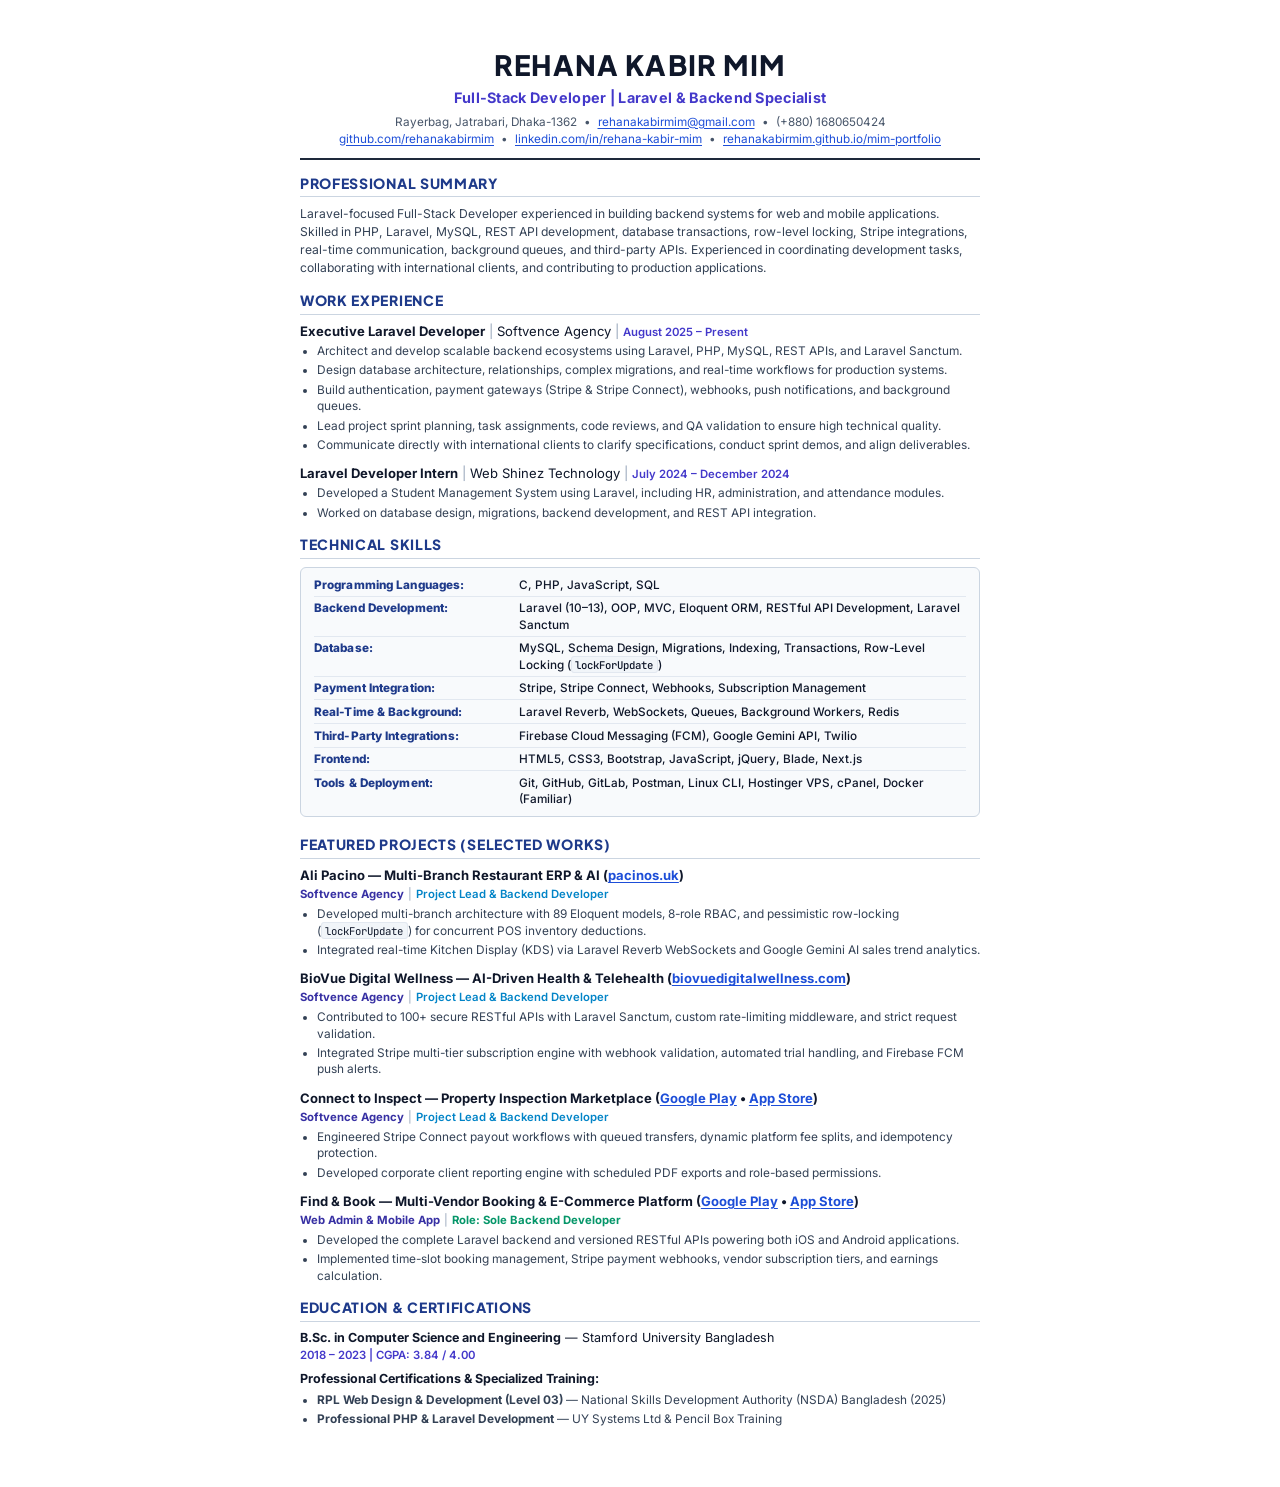
<file: resume.html>
<!DOCTYPE html>
<html lang="en">
<head>
  <meta charset="UTF-8">
  <meta name="viewport" content="width=device-width, initial-scale=1.0">
  <title>Rehana Kabir Mim - Professional Resume</title>
  <link rel="preconnect" href="https://fonts.googleapis.com">
  <link rel="preconnect" href="https://fonts.gstatic.com" crossorigin>
  <link href="https://fonts.googleapis.com/css2?family=Inter:wght@400;500;600;700&family=Plus+Jakarta+Sans:wght@600;700;800&family=JetBrains+Mono:wght@400;500&display=swap" rel="stylesheet">
  <style>
    *, *::before, *::after {
      box-sizing: border-box;
      margin: 0;
      padding: 0;
    }
    @page {
      margin: 12mm 14mm;
      size: A4 portrait;
    }
    body {
      background: #ffffff;
      color: #1e293b;
      font-family: 'Inter', -apple-system, BlinkMacSystemFont, "Segoe UI", Roboto, sans-serif;
      font-size: 9.2pt;
      line-height: 1.42;
      padding: 12mm 15mm;
      max-width: 210mm;
      margin: 0 auto;
    }
    @media print {
      body {
        padding: 0;
        max-width: 100%;
      }
      .page-break {
        page-break-before: always;
        break-before: page;
      }
    }
    .page-break {
      page-break-before: always;
      break-before: page;
    }
    a {
      color: #1d4ed8;
      text-decoration: underline;
      text-underline-offset: 2px;
    }

    /* HEADER */
    .resume-sheet-header {
      border-bottom: 2px solid #1e293b;
      padding-bottom: 10px;
      margin-bottom: 14px;
      text-align: center;
    }
    .resume-sheet-header h1 {
      font-family: 'Plus Jakarta Sans', sans-serif;
      font-size: 21pt;
      font-weight: 800;
      color: #0f172a;
      letter-spacing: 0.04em;
      margin-bottom: 3px;
    }
    .resume-sheet-role {
      font-size: 10.8pt;
      font-weight: 700;
      color: #4338ca;
      letter-spacing: 0.02em;
      margin-bottom: 5px;
    }
    .resume-sheet-contact, .resume-sheet-links {
      font-size: 8.8pt;
      color: #475569;
      line-height: 1.45;
    }
    .resume-sheet-contact span, .resume-sheet-links a {
      margin: 0 4px;
    }

    /* SECTION STYLES */
    .resume-section-block {
      margin-bottom: 14px;
      page-break-inside: avoid;
    }
    .resume-sec-title {
      font-family: 'Plus Jakarta Sans', sans-serif;
      font-size: 10.5pt;
      font-weight: 800;
      color: #1e3a8a;
      border-bottom: 1.5px solid #cbd5e1;
      padding-bottom: 3px;
      margin-bottom: 8px;
      letter-spacing: 0.05em;
      text-transform: uppercase;
    }
    .resume-summary-text {
      font-size: 9.1pt;
      color: #334155;
      line-height: 1.48;
      text-align: left;
    }

    /* WORK EXPERIENCE ENTRY */
    .resume-entry {
      margin-bottom: 12px;
      page-break-inside: avoid;
    }
    .resume-entry:last-child {
      margin-bottom: 0;
    }
    .resume-entry-title {
      font-size: 9.8pt;
      color: #0f172a;
      line-height: 1.3;
    }
    .resume-entry-title strong {
      font-weight: 700;
      color: #0f172a;
    }
    .resume-entry-date {
      font-size: 8.5pt;
      font-weight: 600;
      color: #4338ca;
    }
    .resume-bullet-list {
      margin-top: 3px;
      padding-left: 17px;
    }
    .resume-bullet-list li {
      font-size: 8.9pt;
      color: #334155;
      margin-bottom: 3px;
      line-height: 1.38;
      text-align: left;
    }
    .resume-bullet-list li:last-child {
      margin-bottom: 0;
    }
    code {
      background: #f1f5f9;
      color: #0f172a;
      border: 1px solid #e2e8f0;
      padding: 0.5px 3.5px;
      font-size: 8pt;
      font-family: 'JetBrains Mono', monospace;
      border-radius: 3px;
    }

    /* TECHNICAL SKILLS */
    .resume-skills-grid {
      display: flex;
      flex-direction: column;
      gap: 3.5px;
      font-size: 8.8pt;
      line-height: 1.38;
      background: #f8fafc;
      border: 1px solid #cbd5e1;
      border-radius: 6px;
      padding: 9px 13px;
    }
    .resume-skill-row {
      display: flex;
      align-items: baseline;
      gap: 10px;
      color: #334155;
      padding-bottom: 3px;
      border-bottom: 1px solid #e2e8f0;
    }
    .resume-skill-row:last-child {
      padding-bottom: 0;
      border-bottom: none;
    }
    .resume-skill-row strong {
      color: #1e3a8a;
      font-weight: 800;
      min-width: 195px;
      flex-shrink: 0;
      letter-spacing: 0.01em;
    }
    .resume-skill-row span {
      color: #0f172a;
      font-weight: 500;
      flex-grow: 1;
    }

    /* FEATURED PROJECTS */
    .resume-project-item {
      margin-bottom: 12px;
      page-break-inside: avoid;
    }
    .resume-project-item:last-child {
      margin-bottom: 0;
    }
    .resume-project-title {
      font-size: 9.8pt;
      font-weight: 700;
      color: #0f172a;
      margin-bottom: 2px;
      line-height: 1.3;
    }
    .resume-project-meta {
      font-size: 8.5pt;
      font-weight: 600;
      color: #475569;
      margin-bottom: 4px;
    }
    .resume-company-label {
      color: #3730a3;
      font-weight: 700;
    }
    .resume-meta-divider {
      color: #94a3b8;
      margin: 0 4px;
      font-weight: 400;
    }
    .resume-role-label {
      color: #0284c7;
      font-weight: 600;
    }
    .resume-role-label-solo {
      color: #059669;
      font-weight: 700;
    }

    /* EDUCATION & CERTIFICATIONS */
    .resume-edu-item {
      margin-bottom: 8px;
      page-break-inside: avoid;
    }
    .resume-edu-title {
      font-size: 9.4pt;
      color: #0f172a;
      line-height: 1.3;
    }
    .resume-edu-date {
      font-size: 8.5pt;
      font-weight: 600;
      color: #4338ca;
      margin-top: 1px;
      margin-bottom: 4px;
    }

    @media (max-width: 768px) {
      body {
        padding: 20px 14px;
        max-width: 100%;
        overflow-x: hidden;
      }
      .resume-sheet-header h1 {
        font-size: 1.5rem;
      }
      .resume-sheet-role {
        font-size: 0.95rem;
      }
      .resume-sheet-contact, .resume-sheet-links {
        font-size: 0.8rem;
        word-break: break-word;
      }
      .resume-skills-grid {
        padding: 8px 10px;
      }
      .resume-skill-row {
        flex-direction: column;
        align-items: flex-start;
        gap: 3px;
      }
      .resume-skill-row strong {
        min-width: unset;
        width: 100%;
      }
      .resume-bullet-list {
        padding-left: 16px;
      }
    }
  </style>
</head>
<body>

  <!-- ==================== PAGE 1 ==================== -->
  <div class="resume-sheet-header">
    <h1>REHANA KABIR MIM</h1>
    <div class="resume-sheet-role">Full-Stack Developer | Laravel &amp; Backend Specialist</div>
    <div class="resume-sheet-contact">
      <span>Rayerbag, Jatrabari, Dhaka-1362</span> • 
      <span><a href="mailto:rehanakabirmim@gmail.com">rehanakabirmim@gmail.com</a></span> • 
      <span>(+880) 1680650424</span>
    </div>
    <div class="resume-sheet-links">
      <a href="https://github.com/rehanakabirmim" target="_blank">github.com/rehanakabirmim</a> • 
      <a href="https://www.linkedin.com/in/rehana-kabir-mim-63bb6623a" target="_blank">linkedin.com/in/rehana-kabir-mim</a> • 
      <a href="https://rehanakabirmim.github.io/mim-portfolio/" target="_blank">rehanakabirmim.github.io/mim-portfolio</a>
    </div>
  </div>

  <div class="resume-section-block">
    <h2 class="resume-sec-title">Professional Summary</h2>
    <p class="resume-summary-text">
      Laravel-focused Full-Stack Developer experienced in building backend systems for web and mobile applications. Skilled in PHP, Laravel, MySQL, REST API development, database transactions, row-level locking, Stripe integrations, real-time communication, background queues, and third-party APIs. Experienced in coordinating development tasks, collaborating with international clients, and contributing to production applications.
    </p>
  </div>

  <div class="resume-section-block">
    <h2 class="resume-sec-title">Work Experience</h2>

    <div class="resume-entry">
      <div class="resume-entry-title">
        <strong>Executive Laravel Developer</strong><span class="resume-meta-divider">|</span>Softvence Agency<span class="resume-meta-divider">|</span><span class="resume-entry-date">August 2025 – Present</span>
      </div>
      <ul class="resume-bullet-list">
        <li>Architect and develop scalable backend ecosystems using Laravel, PHP, MySQL, REST APIs, and Laravel Sanctum.</li>
        <li>Design database architecture, relationships, complex migrations, and real-time workflows for production systems.</li>
        <li>Build authentication, payment gateways (Stripe &amp; Stripe Connect), webhooks, push notifications, and background queues.</li>
        <li>Lead project sprint planning, task assignments, code reviews, and QA validation to ensure high technical quality.</li>
        <li>Communicate directly with international clients to clarify specifications, conduct sprint demos, and align deliverables.</li>
      </ul>
    </div>

    <div class="resume-entry">
      <div class="resume-entry-title">
        <strong>Laravel Developer Intern</strong><span class="resume-meta-divider">|</span>Web Shinez Technology<span class="resume-meta-divider">|</span><span class="resume-entry-date">July 2024 – December 2024</span>
      </div>
      <ul class="resume-bullet-list">
        <li>Developed a Student Management System using Laravel, including HR, administration, and attendance modules.</li>
        <li>Worked on database design, migrations, backend development, and REST API integration.</li>
      </ul>
    </div>
  </div>

  <div class="resume-section-block">
    <h2 class="resume-sec-title">Technical Skills</h2>
    <div class="resume-skills-grid">
      <div class="resume-skill-row">
        <strong>Programming Languages:</strong> <span>C, PHP, JavaScript, SQL</span>
      </div>
      <div class="resume-skill-row">
        <strong>Backend Development:</strong> <span>Laravel (10–13), OOP, MVC, Eloquent ORM, RESTful API Development, Laravel Sanctum</span>
      </div>
      <div class="resume-skill-row">
        <strong>Database:</strong> <span>MySQL, Schema Design, Migrations, Indexing, Transactions, Row-Level Locking (<code>lockForUpdate</code>)</span>
      </div>
      <div class="resume-skill-row">
        <strong>Payment Integration:</strong> <span>Stripe, Stripe Connect, Webhooks, Subscription Management</span>
      </div>
      <div class="resume-skill-row">
        <strong>Real-Time &amp; Background:</strong> <span>Laravel Reverb, WebSockets, Queues, Background Workers, Redis</span>
      </div>
      <div class="resume-skill-row">
        <strong>Third-Party Integrations:</strong> <span>Firebase Cloud Messaging (FCM), Google Gemini API, Twilio</span>
      </div>
      <div class="resume-skill-row">
        <strong>Frontend:</strong> <span>HTML5, CSS3, Bootstrap, JavaScript, jQuery, Blade, Next.js</span>
      </div>
      <div class="resume-skill-row">
        <strong>Tools &amp; Deployment:</strong> <span>Git, GitHub, GitLab, Postman, Linux CLI, Hostinger VPS, cPanel, Docker (Familiar)</span>
      </div>
    </div>
  </div>

  <!-- ==================== PAGE 2 (PAGE BREAK) ==================== -->
  <div class="resume-section-block page-break" style="padding-top: 4px;">
    <h2 class="resume-sec-title">Featured Projects (Selected Works)</h2>

    <div class="resume-project-item">
      <div class="resume-project-title">
        <strong>Ali Pacino — Multi-Branch Restaurant ERP &amp; AI</strong> (<a href="https://pacinos.uk/" target="_blank">pacinos.uk</a>)
      </div>
      <div class="resume-project-meta">
        <span class="resume-company-label">Softvence Agency</span><span class="resume-meta-divider">|</span><span class="resume-role-label">Project Lead &amp; Backend Developer</span>
      </div>
      <ul class="resume-bullet-list">
        <li>Developed multi-branch architecture with 89 Eloquent models, 8-role RBAC, and pessimistic row-locking (<code>lockForUpdate</code>) for concurrent POS inventory deductions.</li>
        <li>Integrated real-time Kitchen Display (KDS) via Laravel Reverb WebSockets and Google Gemini AI sales trend analytics.</li>
      </ul>
    </div>

    <div class="resume-project-item">
      <div class="resume-project-title">
        <strong>BioVue Digital Wellness — AI-Driven Health &amp; Telehealth</strong> (<a href="https://biovuedigitalwellness.com/" target="_blank">biovuedigitalwellness.com</a>)
      </div>
      <div class="resume-project-meta">
        <span class="resume-company-label">Softvence Agency</span><span class="resume-meta-divider">|</span><span class="resume-role-label">Project Lead &amp; Backend Developer</span>
      </div>
      <ul class="resume-bullet-list">
        <li>Contributed to 100+ secure RESTful APIs with Laravel Sanctum, custom rate-limiting middleware, and strict request validation.</li>
        <li>Integrated Stripe multi-tier subscription engine with webhook validation, automated trial handling, and Firebase FCM push alerts.</li>
      </ul>
    </div>

    <div class="resume-project-item">
      <div class="resume-project-title">
        <strong>Connect to Inspect — Property Inspection Marketplace</strong> (<a href="https://play.google.com/store/apps/details?id=com.connecttoinspect.app" target="_blank">Google Play</a> • <a href="https://apps.apple.com/us/app/connect-to-inspect/id6786938827" target="_blank">App Store</a>)
      </div>
      <div class="resume-project-meta">
        <span class="resume-company-label">Softvence Agency</span><span class="resume-meta-divider">|</span><span class="resume-role-label">Project Lead &amp; Backend Developer</span>
      </div>
      <ul class="resume-bullet-list">
        <li>Engineered Stripe Connect payout workflows with queued transfers, dynamic platform fee splits, and idempotency protection.</li>
        <li>Developed corporate client reporting engine with scheduled PDF exports and role-based permissions.</li>
      </ul>
    </div>

    <div class="resume-project-item">
      <div class="resume-project-title">
        <strong>Find &amp; Book — Multi-Vendor Booking &amp; E-Commerce Platform</strong> (<a href="https://play.google.com/store/apps/details?id=com.findandbook.sireenshaban" target="_blank">Google Play</a> • <a href="https://apps.apple.com/us/app/find-book/id6761288062" target="_blank">App Store</a>)
      </div>
      <div class="resume-project-meta">
        <span class="resume-company-label">Web Admin &amp; Mobile App</span><span class="resume-meta-divider">|</span><span class="resume-role-label-solo">Role: Sole Backend Developer</span>
      </div>
      <ul class="resume-bullet-list">
        <li>Developed the complete Laravel backend and versioned RESTful APIs powering both iOS and Android applications.</li>
        <li>Implemented time-slot booking management, Stripe payment webhooks, vendor subscription tiers, and earnings calculation.</li>
      </ul>
    </div>
  </div>

  <div class="resume-section-block">
    <h2 class="resume-sec-title">Education &amp; Certifications</h2>

    <div class="resume-edu-item">
      <div class="resume-edu-title">
        <strong>B.Sc. in Computer Science and Engineering</strong> — Stamford University Bangladesh
      </div>
      <div class="resume-edu-date">
        2018 – 2023 | CGPA: 3.84 / 4.00
      </div>
    </div>

    <div class="resume-edu-item">
      <div class="resume-edu-title">
        <strong>Professional Certifications &amp; Specialized Training:</strong>
      </div>
      <ul class="resume-bullet-list" style="margin-top: 4px;">
        <li>
          <strong>RPL Web Design &amp; Development (Level 03)</strong> — National Skills Development Authority (NSDA) Bangladesh (2025)
        </li>
        <li>
          <strong>Professional PHP &amp; Laravel Development</strong> — UY Systems Ltd &amp; Pencil Box Training
        </li>
      </ul>
    </div>
  </div>

</body>
</html>
</file>
<file: style.css>
/* ==========================================================================
   REHANA KABIR MIM - FULL-STACK LARAVEL SPECIALIST PORTFOLIO
   Design System, CSS Variables, Typography & Custom Components
   ========================================================================== */

/* --------------------------------------------------------------------------
   1. CSS CUSTOM PROPERTIES / TOKENS
   -------------------------------------------------------------------------- */
:root {
  /* Color Palette - Dark Mode (Default) */
  --bg-primary: #07090e;
  --bg-secondary: #0d121d;
  --bg-card: rgba(18, 24, 38, 0.75);
  --bg-card-hover: rgba(24, 32, 51, 0.9);
  --bg-glass: rgba(15, 23, 42, 0.65);
  --border-subtle: rgba(255, 255, 255, 0.08);
  --border-accent: rgba(99, 102, 241, 0.35);
  --border-glow: rgba(99, 102, 241, 0.5);

  /* Brand Accents */
  --primary: #6366f1;          /* Indigo */
  --primary-glow: rgba(99, 102, 241, 0.35);
  --primary-light: #818cf8;
  --primary-dark: #4f46e5;
  --secondary: #06b6d4;        /* Cyan */
  --secondary-glow: rgba(6, 182, 212, 0.35);
  --accent-emerald: #10b981;   /* Emerald / Success */
  --accent-amber: #f59e0b;     /* Amber */
  --accent-rose: #f43f5e;      /* Rose */

  /* Text Colors */
  --text-main: #f8fafc;
  --text-muted: #94a3b8;
  --text-dim: #64748b;
  --text-inverse: #0f172a;

  /* Typography */
  --font-heading: 'Outfit', -apple-system, BlinkMacSystemFont, 'Segoe UI', Roboto, sans-serif;
  --font-body: 'Inter', -apple-system, BlinkMacSystemFont, 'Segoe UI', Roboto, sans-serif;
  --font-mono: 'Fira Code', 'Courier New', monospace;

  /* Layout & Elevations */
  --header-height: 76px;
  --radius-sm: 8px;
  --radius-md: 14px;
  --radius-lg: 20px;
  --radius-full: 9999px;
  --transition-fast: 0.2s cubic-bezier(0.4, 0, 0.2, 1);
  --transition-normal: 0.35s cubic-bezier(0.4, 0, 0.2, 1);
  --transition-bounce: 0.5s cubic-bezier(0.34, 1.56, 0.64, 1);
  --shadow-sm: 0 4px 12px rgba(0, 0, 0, 0.25);
  --shadow-md: 0 10px 30px rgba(0, 0, 0, 0.35);
  --shadow-lg: 0 20px 50px rgba(0, 0, 0, 0.5);
  --shadow-glow: 0 0 40px rgba(99, 102, 241, 0.25);
}

/* Light Theme Variables */
[data-theme="light"] {
  --bg-primary: #f8fafc;
  --bg-secondary: #f1f5f9;
  --bg-card: rgba(255, 255, 255, 0.9);
  --bg-card-hover: rgba(255, 255, 255, 1);
  --bg-glass: rgba(255, 255, 255, 0.85);
  --border-subtle: rgba(15, 23, 42, 0.08);
  --border-accent: rgba(99, 102, 241, 0.4);
  --border-glow: rgba(99, 102, 241, 0.3);

  --text-main: #0f172a;
  --text-muted: #475569;
  --text-dim: #94a3b8;
  --text-inverse: #f8fafc;

  --shadow-sm: 0 4px 12px rgba(0, 0, 0, 0.05);
  --shadow-md: 0 10px 30px rgba(0, 0, 0, 0.08);
  --shadow-lg: 0 20px 50px rgba(0, 0, 0, 0.12);
  --shadow-glow: 0 0 30px rgba(99, 102, 241, 0.15);
}

/* --------------------------------------------------------------------------
   2. RESET & BASE STYLES
   -------------------------------------------------------------------------- */
*, *::before, *::after {
  box-sizing: border-box;
  margin: 0;
  padding: 0;
}

html {
  scroll-behavior: smooth;
  font-size: 16px;
  -webkit-font-smoothing: antialiased;
  -moz-osx-font-smoothing: grayscale;
  width: 100%;
  max-width: 100%;
  overflow-x: hidden;
  overflow-x: clip;
}

body {
  font-family: var(--font-body);
  background-color: var(--bg-primary);
  color: var(--text-main);
  line-height: 1.65;
  width: 100%;
  max-width: 100%;
  overflow-x: hidden;
  overflow-x: clip;
  position: relative;
  min-height: 100vh;
  transition: background-color var(--transition-normal), color var(--transition-normal);
}

a {
  color: inherit;
  text-decoration: none;
  transition: color var(--transition-fast);
}

img {
  max-width: 100%;
  height: auto;
  display: block;
}

ul {
  list-style: none;
}

button, input, textarea {
  font-family: inherit;
  font-size: inherit;
  border: none;
  outline: none;
}

button:focus-visible,
a:focus-visible,
input:focus-visible,
textarea:focus-visible,
select:focus-visible {
  outline: 3px solid var(--secondary);
  outline-offset: 3px;
  border-radius: 4px;
}

button {
  cursor: pointer;
  background: none;
}

code {
  font-family: var(--font-mono);
  background: rgba(99, 102, 241, 0.12);
  color: var(--secondary);
  padding: 2px 6px;
  border-radius: 4px;
  font-size: 0.9em;
}

/* Container */
.container {
  width: 100%;
  max-width: 1240px;
  margin-left: auto;
  margin-right: auto;
  padding-left: 24px;
  padding-right: 24px;
  box-sizing: border-box;
}

@media (max-width: 768px) {
  .container {
    padding-left: 16px;
    padding-right: 16px;
  }
}

@media (max-width: 360px) {
  .container {
    padding-left: 12px;
    padding-right: 12px;
  }
}

/* Section Common */
.section {
  padding-top: 100px;
  padding-bottom: 100px;
  position: relative;
  z-index: 2;
}

.section-header {
  margin-bottom: 56px;
}

.text-center {
  text-align: center;
}

.section-tag {
  display: inline-block;
  font-family: var(--font-mono);
  font-size: 0.82rem;
  font-weight: 600;
  letter-spacing: 0.12em;
  text-transform: uppercase;
  color: var(--secondary);
  background: rgba(6, 182, 212, 0.1);
  padding: 6px 14px;
  border-radius: var(--radius-full);
  border: 1px solid rgba(6, 182, 212, 0.25);
  margin-bottom: 14px;
}

.section-title {
  font-family: var(--font-heading);
  font-size: clamp(2rem, 4vw, 2.85rem);
  font-weight: 700;
  line-height: 1.2;
  letter-spacing: -0.02em;
  color: var(--text-main);
  margin-bottom: 14px;
}

.section-desc {
  font-size: 1.1rem;
  color: var(--text-muted);
  max-width: 680px;
  margin-left: auto;
  margin-right: auto;
}

.section-divider {
  width: 70px;
  height: 4px;
  background: linear-gradient(90deg, var(--primary), var(--secondary));
  border-radius: 2px;
  margin: 20px auto 0;
}

.gradient-text {
  background: linear-gradient(135deg, #a5b4fc 0%, #818cf8 40%, #06b6d4 100%);
  -webkit-background-clip: text;
  -webkit-text-fill-color: transparent;
}

/* Glass Panel Utility */
.glass-panel {
  background: var(--bg-card);
  backdrop-filter: blur(14px);
  -webkit-backdrop-filter: blur(14px);
  border: 1px solid var(--border-subtle);
  border-radius: var(--radius-lg);
  box-shadow: var(--shadow-md);
  transition: transform var(--transition-normal), border-color var(--transition-normal), box-shadow var(--transition-normal);
}

.glass-panel:hover {
  border-color: var(--border-accent);
}

/* --------------------------------------------------------------------------
   3. AMBIENT BACKGROUND & GRID
   -------------------------------------------------------------------------- */
.ambient-glow {
  position: fixed;
  border-radius: 50%;
  pointer-events: none;
  filter: blur(120px);
  z-index: 0;
  opacity: 0.45;
  transition: opacity var(--transition-normal);
}

[data-theme="light"] .ambient-glow {
  opacity: 0.2;
}

.glow-1 {
  width: 500px;
  height: 500px;
  background: radial-gradient(circle, #4f46e5 0%, transparent 70%);
  top: -100px;
  left: -100px;
  animation: floatOrb 18s ease-in-out infinite alternate;
}

.glow-2 {
  width: 450px;
  height: 450px;
  background: radial-gradient(circle, #0891b2 0%, transparent 70%);
  top: 35%;
  right: -80px;
  animation: floatOrb 22s ease-in-out infinite alternate-reverse;
}

.glow-3 {
  width: 550px;
  height: 550px;
  background: radial-gradient(circle, #7c3aed 0%, transparent 70%);
  bottom: 5%;
  left: 20%;
  animation: floatOrb 25s ease-in-out infinite alternate;
}

@keyframes floatOrb {
  0% { transform: translate(0, 0) scale(1); }
  50% { transform: translate(40px, 30px) scale(1.08); }
  100% { transform: translate(-30px, -20px) scale(0.95); }
}

.bg-grid-pattern {
  position: fixed;
  inset: 0;
  pointer-events: none;
  background-image: linear-gradient(to right, rgba(255, 255, 255, 0.03) 1px, transparent 1px),
                    linear-gradient(to bottom, rgba(255, 255, 255, 0.03) 1px, transparent 1px);
  background-size: 48px 48px;
  z-index: 1;
}

[data-theme="light"] .bg-grid-pattern {
  background-image: linear-gradient(to right, rgba(0, 0, 0, 0.03) 1px, transparent 1px),
                    linear-gradient(to bottom, rgba(0, 0, 0, 0.03) 1px, transparent 1px);
}

/* --------------------------------------------------------------------------
   4. BUTTONS & UI CONTROLS
   -------------------------------------------------------------------------- */
.btn {
  display: inline-flex;
  align-items: center;
  justify-content: center;
  gap: 10px;
  font-family: var(--font-heading);
  font-weight: 600;
  font-size: 0.95rem;
  padding: 12px 24px;
  border-radius: var(--radius-full);
  transition: all var(--transition-fast);
  max-width: 100%;
  box-sizing: border-box;
}

.btn-primary {
  background: linear-gradient(135deg, var(--primary) 0%, #4338ca 100%);
  color: #ffffff;
  box-shadow: 0 4px 18px var(--primary-glow);
}

.btn-primary:hover {
  background: linear-gradient(135deg, var(--primary-light) 0%, var(--primary) 100%);
  transform: translateY(-2px);
  box-shadow: 0 6px 24px rgba(99, 102, 241, 0.5);
}

.btn-primary-sm {
  display: inline-flex;
  align-items: center;
  justify-content: center;
  gap: 6px;
  font-family: var(--font-heading);
  font-size: 0.86rem;
  font-weight: 600;
  padding: 8px 18px;
  border-radius: var(--radius-full);
  background: linear-gradient(135deg, var(--primary) 0%, #4338ca 100%);
  color: #ffffff;
  white-space: nowrap;
  transition: all var(--transition-fast);
}

.btn-primary-sm:hover {
  transform: translateY(-1px);
  box-shadow: 0 4px 16px var(--primary-glow);
}

.btn-secondary {
  background: rgba(255, 255, 255, 0.06);
  color: var(--text-main);
  border: 1px solid var(--border-subtle);
}

.btn-secondary:hover {
  background: rgba(255, 255, 255, 0.12);
  border-color: var(--border-accent);
  transform: translateY(-2px);
}

.btn-secondary-sm {
  display: inline-flex;
  align-items: center;
  gap: 6px;
  font-size: 0.85rem;
  font-weight: 600;
  padding: 8px 16px;
  border-radius: var(--radius-full);
  background: rgba(255, 255, 255, 0.06);
  color: var(--text-main);
  border: 1px solid var(--border-subtle);
  transition: all var(--transition-fast);
}

.btn-secondary-sm:hover {
  background: rgba(255, 255, 255, 0.12);
  border-color: var(--border-accent);
}

.btn-ghost {
  background: transparent;
  color: var(--text-muted);
  border: 1px solid transparent;
}

.btn-ghost:hover {
  color: var(--text-main);
  background: rgba(255, 255, 255, 0.05);
}

.btn-arrow {
  width: 18px;
  height: 18px;
  transition: transform var(--transition-fast);
}

.btn:hover .btn-arrow {
  transform: translateX(4px);
}

.icon-sm {
  width: 16px;
  height: 16px;
}

.w-full {
  width: 100%;
}

/* --------------------------------------------------------------------------
   5. HEADER & NAVIGATION
   -------------------------------------------------------------------------- */
.site-header {
  position: fixed;
  top: 0;
  left: 0;
  right: 0;
  width: 100%;
  max-width: 100%;
  height: var(--header-height);
  z-index: 100;
  background: rgba(7, 9, 14, 0.7);
  backdrop-filter: blur(18px);
  -webkit-backdrop-filter: blur(18px);
  border-bottom: 1px solid var(--border-subtle);
  transition: background-color var(--transition-normal), border-color var(--transition-normal);
}

[data-theme="light"] .site-header {
  background: rgba(248, 250, 252, 0.8);
}

.header-container {
  display: flex;
  align-items: center;
  justify-content: space-between;
  height: 100%;
  width: 100%;
  box-sizing: border-box;
}

.brand-logo {
  font-family: var(--font-mono);
  font-size: 1.35rem;
  font-weight: 700;
  display: inline-flex;
  align-items: center;
  color: var(--text-main);
  letter-spacing: -0.02em;
  position: relative;
  flex-shrink: 0;
}

.logo-bracket {
  color: var(--secondary);
}

.logo-text {
  color: var(--text-main);
  margin: 0 2px;
}

.logo-slash {
  color: var(--primary);
}

.logo-pulse {
  display: inline-block;
  width: 6px;
  height: 6px;
  background-color: var(--accent-emerald);
  border-radius: 50%;
  margin-left: 6px;
  box-shadow: 0 0 10px var(--accent-emerald);
  animation: pulseDot 2s infinite;
}

@keyframes pulseDot {
  0% { transform: scale(0.9); opacity: 0.7; }
  50% { transform: scale(1.3); opacity: 1; }
  100% { transform: scale(0.9); opacity: 0.7; }
}

.nav-menu {
  display: block;
}

.nav-list {
  display: flex;
  align-items: center;
  gap: 28px;
}

.nav-link {
  font-size: 0.92rem;
  font-weight: 500;
  color: var(--text-muted);
  position: relative;
  padding: 6px 0;
}

.nav-link::after {
  content: '';
  position: absolute;
  left: 0;
  bottom: 0;
  width: 0;
  height: 2px;
  background: linear-gradient(90deg, var(--primary), var(--secondary));
  transition: width var(--transition-fast);
  border-radius: 2px;
}

.nav-link:hover, .nav-link.active {
  color: var(--text-main);
}

.nav-link:hover::after, .nav-link.active::after {
  width: 100%;
}

.header-actions {
  display: flex;
  align-items: center;
  gap: 12px;
  flex-shrink: 0;
}

.theme-toggle-btn {
  width: 40px;
  height: 40px;
  border-radius: 50%;
  display: flex;
  align-items: center;
  justify-content: center;
  background: rgba(255, 255, 255, 0.05);
  border: 1px solid var(--border-subtle);
  color: var(--text-main);
  transition: all var(--transition-fast);
  flex-shrink: 0;
}

.theme-toggle-btn:hover {
  background: rgba(255, 255, 255, 0.1);
  transform: rotate(15deg);
}

.theme-toggle-btn svg {
  width: 19px;
  height: 19px;
}

[data-theme="dark"] .sun-icon { display: block; }
[data-theme="dark"] .moon-icon { display: none; }
[data-theme="light"] .sun-icon { display: none; }
[data-theme="light"] .moon-icon { display: block; }

.hamburger-btn {
  display: none;
  flex-direction: column;
  gap: 5px;
  width: 38px;
  height: 38px;
  justify-content: center;
  align-items: center;
  flex-shrink: 0;
  padding: 0;
  border-radius: var(--radius-sm);
  background: rgba(255, 255, 255, 0.05);
  border: 1px solid var(--border-subtle);
}

.hamburger-btn .bar {
  width: 20px;
  height: 2px;
  background: var(--text-main);
  border-radius: 2px;
  transition: all var(--transition-fast);
}

/* Mobile Drawer */
.mobile-drawer {
  position: fixed;
  top: 0;
  right: -320px;
  width: 300px;
  max-width: 85vw;
  height: 100vh;
  height: 100dvh;
  background: var(--bg-secondary);
  border-left: 1px solid var(--border-subtle);
  z-index: 200;
  display: flex;
  flex-direction: column;
  padding: 30px 24px;
  box-shadow: var(--shadow-lg);
  transition: right var(--transition-normal);
}

.mobile-drawer.open {
  right: 0;
}

.drawer-header {
  display: flex;
  align-items: center;
  justify-content: space-between;
  margin-bottom: 36px;
}

.close-drawer-btn {
  font-size: 2rem;
  line-height: 1;
  color: var(--text-muted);
}

.mobile-nav-list {
  display: flex;
  flex-direction: column;
  gap: 18px;
}

.mobile-nav-link {
  font-size: 1.15rem;
  font-weight: 500;
  color: var(--text-main);
}

.drawer-footer {
  margin-top: auto;
  display: flex;
  flex-direction: column;
  gap: 18px;
}

.drawer-socials {
  display: flex;
  gap: 16px;
  font-size: 0.9rem;
  color: var(--secondary);
}

.drawer-overlay {
  position: fixed;
  inset: 0;
  background: rgba(0, 0, 0, 0.6);
  backdrop-filter: blur(4px);
  z-index: 150;
  opacity: 0;
  pointer-events: none;
  transition: opacity var(--transition-fast);
}

.drawer-overlay.active {
  opacity: 1;
  pointer-events: all;
}

/* --------------------------------------------------------------------------
   6. HERO SECTION
   -------------------------------------------------------------------------- */
.hero-section {
  padding-top: calc(var(--header-height) + 60px);
  padding-bottom: 60px;
  position: relative;
  z-index: 2;
}

.hero-container {
  display: grid;
  grid-template-columns: 1.15fr 0.85fr;
  align-items: center;
  gap: 50px;
  min-height: 520px;
}

.status-badge {
  display: inline-flex;
  align-items: center;
  gap: 10px;
  padding: 7px 16px;
  border-radius: var(--radius-full);
  background: rgba(16, 185, 129, 0.1);
  border: 1px solid rgba(16, 185, 129, 0.25);
  margin-bottom: 24px;
  max-width: 100%;
  box-sizing: border-box;
}

.status-dot {
  width: 8px;
  height: 8px;
  background-color: var(--accent-emerald);
  border-radius: 50%;
  box-shadow: 0 0 10px var(--accent-emerald);
  animation: pulseDot 2s infinite;
  flex-shrink: 0;
}

.status-text {
  font-size: 0.84rem;
  font-weight: 600;
  color: var(--accent-emerald);
  line-height: 1.35;
}

.hero-title {
  font-family: var(--font-heading);
  font-size: clamp(1.65rem, 3.8vw, 2.65rem);
  font-weight: 800;
  line-height: 1.25;
  letter-spacing: -0.03em;
  margin-bottom: 20px;
  word-break: normal;
  overflow-wrap: break-word;
}

.hero-title-name {
  display: inline;
  white-space: normal;
}

.sub-headline {
  display: block;
  font-size: clamp(1.05rem, 2.3vw, 1.65rem);
  font-weight: 600;
  color: var(--text-muted);
  margin-top: 8px;
  letter-spacing: -0.01em;
}

.hero-desc {
  font-size: 1.12rem;
  color: var(--text-muted);
  line-height: 1.8;
  margin-bottom: 34px;
  max-width: 620px;
  text-align: left;
  text-wrap: pretty;
}

.hero-desc strong {
  color: var(--text-main);
  font-weight: 600;
}

.hero-cta-group {
  display: flex;
  align-items: center;
  flex-wrap: wrap;
  gap: 14px;
  margin-bottom: 36px;
}

.hero-social-strip {
  display: flex;
  align-items: center;
  flex-wrap: wrap;
  gap: 14px;
}

.social-label {
  font-size: 0.86rem;
  font-weight: 600;
  color: var(--text-dim);
  text-transform: uppercase;
  letter-spacing: 0.05em;
}

.social-links {
  display: flex;
  align-items: center;
  flex-wrap: wrap;
  gap: 10px;
}

.social-pill {
  display: inline-flex;
  align-items: center;
  gap: 8px;
  padding: 6px 14px;
  border-radius: var(--radius-full);
  background: rgba(255, 255, 255, 0.04);
  border: 1px solid var(--border-subtle);
  font-size: 0.85rem;
  color: var(--text-muted);
  transition: all var(--transition-fast);
}

.social-pill svg {
  width: 15px;
  height: 15px;
  fill: currentColor;
}

.social-pill:hover {
  background: rgba(99, 102, 241, 0.12);
  border-color: var(--primary-glow);
  color: var(--text-main);
  transform: translateY(-2px);
}

/* Hero Visual Avatar Card */
.hero-visual {
  display: flex;
  justify-content: center;
  position: relative;
}

.avatar-card-wrapper {
  position: relative;
  width: 100%;
  max-width: 400px;
  box-sizing: border-box;
}

.avatar-border-glow {
  position: absolute;
  inset: -3px;
  background: linear-gradient(135deg, var(--primary) 0%, var(--secondary) 50%, #8b5cf6 100%);
  border-radius: 28px;
  filter: blur(12px);
  opacity: 0.55;
  transition: opacity var(--transition-normal);
}

.avatar-card {
  position: relative;
  background: var(--bg-card);
  border: 1px solid var(--border-subtle);
  border-radius: 26px;
  padding: 16px;
  overflow: visible;
  box-shadow: var(--shadow-lg);
  box-sizing: border-box;
}

.avatar-image-box {
  width: 100%;
  aspect-ratio: 1;
  border-radius: 20px;
  overflow: hidden;
  background: #0f172a;
}

.avatar-img {
  width: 100%;
  height: 100%;
  object-fit: cover;
  object-position: top center;
  transition: transform var(--transition-normal);
}

.avatar-card:hover .avatar-img {
  transform: scale(1.03);
}

/* Floating Micro Badges */
.floating-badge {
  position: absolute;
  display: flex;
  align-items: center;
  gap: 12px;
  padding: 10px 16px;
  background: rgba(15, 23, 42, 0.88);
  backdrop-filter: blur(12px);
  border: 1px solid rgba(255, 255, 255, 0.12);
  border-radius: var(--radius-md);
  box-shadow: var(--shadow-md);
  z-index: 10;
  animation: floatBadge 6s ease-in-out infinite alternate;
}

[data-theme="light"] .floating-badge {
  background: rgba(255, 255, 255, 0.95);
  border: 1px solid rgba(0, 0, 0, 0.08);
}

.badge-top-right {
  top: -20px;
  right: -25px;
  animation-delay: 0s;
}

.badge-bottom-left {
  bottom: -20px;
  left: -25px;
  animation-delay: -3s;
}

.badge-mid-left {
  top: 50%;
  left: -35px;
  animation-delay: -1.5s;
}

@keyframes floatBadge {
  0% { transform: translateY(0); }
  100% { transform: translateY(-8px); }
}

.badge-icon-laravel, .badge-icon-realtime, .badge-icon-ai {
  width: 36px;
  height: 36px;
  border-radius: 8px;
  display: flex;
  align-items: center;
  justify-content: center;
}

.badge-icon-laravel {
  background: rgba(239, 68, 68, 0.15);
  color: #ef4444;
}

.badge-icon-realtime {
  background: rgba(6, 182, 212, 0.15);
  color: #06b6d4;
}

.badge-icon-ai {
  background: rgba(168, 85, 247, 0.15);
  color: #a855f7;
}

.badge-icon-laravel svg, .badge-icon-realtime svg, .badge-icon-ai svg {
  width: 20px;
  height: 20px;
}

.badge-content {
  display: flex;
  flex-direction: column;
}

.badge-title {
  font-size: 0.85rem;
  font-weight: 700;
  color: var(--text-main);
  white-space: nowrap;
}

.badge-sub {
  font-size: 0.72rem;
  color: var(--text-muted);
}

/* Hero Stats Strip */
.hero-stats-container {
  margin-top: 60px;
}

.stats-grid {
  display: grid;
  grid-template-columns: repeat(4, 1fr);
  gap: 20px;
}

.stat-card {
  background: var(--bg-card);
  backdrop-filter: blur(12px);
  border: 1px solid var(--border-subtle);
  border-radius: var(--radius-md);
  padding: 24px 20px;
  text-align: center;
  transition: transform var(--transition-fast), border-color var(--transition-fast);
}

.stat-card:hover {
  transform: translateY(-4px);
  border-color: var(--border-accent);
}

.stat-number {
  font-family: var(--font-heading);
  font-size: 2.6rem;
  font-weight: 800;
  line-height: 1;
  background: linear-gradient(135deg, #a5b4fc 0%, #06b6d4 100%);
  -webkit-background-clip: text;
  -webkit-text-fill-color: transparent;
  margin-bottom: 8px;
}

.stat-meta {
  display: flex;
  flex-direction: column;
}

.stat-title {
  font-size: 0.92rem;
  font-weight: 600;
  color: var(--text-main);
}

.stat-sub {
  font-size: 0.78rem;
  color: var(--text-dim);
}

/* --------------------------------------------------------------------------
   7. ABOUT SECTION
   -------------------------------------------------------------------------- */
.about-grid {
  display: grid;
  grid-template-columns: repeat(2, 1fr);
  gap: 32px;
}

.about-card {
  padding: 40px;
}

.card-icon {
  width: 52px;
  height: 52px;
  border-radius: 14px;
  background: rgba(99, 102, 241, 0.12);
  border: 1px solid rgba(99, 102, 241, 0.25);
  color: var(--primary-light);
  display: flex;
  align-items: center;
  justify-content: center;
  margin-bottom: 24px;
}

.card-icon svg {
  width: 26px;
  height: 26px;
}

.card-title {
  font-family: var(--font-heading);
  font-size: 1.55rem;
  font-weight: 700;
  color: var(--text-main);
  margin-bottom: 16px;
}

.card-text {
  font-size: 1.02rem;
  color: var(--text-muted);
  line-height: 1.7;
  margin-bottom: 24px;
  text-align: left;
}

.card-text strong {
  color: var(--text-main);
}

.about-highlights {
  display: flex;
  flex-direction: column;
  gap: 14px;
}

.highlight-item {
  display: flex;
  align-items: flex-start;
  gap: 12px;
  font-size: 0.94rem;
  color: var(--text-muted);
  text-align: left;
}

.highlight-item strong {
  color: var(--text-main);
}

.highlight-check {
  display: inline-flex;
  align-items: center;
  justify-content: center;
  width: 20px;
  height: 20px;
  border-radius: 50%;
  background: rgba(16, 185, 129, 0.15);
  color: var(--accent-emerald);
  font-weight: 700;
  font-size: 0.75rem;
  flex-shrink: 0;
  margin-top: 2px;
}

.differentiator-list {
  display: flex;
  flex-direction: column;
  gap: 14px;
}

.differentiator-list li {
  font-size: 0.95rem;
  color: var(--text-muted);
  line-height: 1.6;
  position: relative;
  padding-left: 20px;
}

.differentiator-list li::before {
  content: '▸';
  position: absolute;
  left: 0;
  color: var(--secondary);
  font-weight: 700;
}

.differentiator-list li strong {
  color: var(--text-main);
}

/* --------------------------------------------------------------------------
   8. ARCHITECTURE SPOTLIGHT SECTION (UNIQUE INTERACTIVE TAB)
   -------------------------------------------------------------------------- */
.arch-tabs {
  display: flex;
  align-items: center;
  justify-content: center;
  gap: 12px;
  flex-wrap: wrap;
  margin-bottom: 36px;
}

.arch-tab-btn {
  display: inline-flex;
  align-items: center;
  gap: 10px;
  padding: 12px 24px;
  border-radius: var(--radius-full);
  background: rgba(255, 255, 255, 0.04);
  border: 1px solid var(--border-subtle);
  font-size: 0.92rem;
  font-weight: 600;
  color: var(--text-muted);
  transition: all var(--transition-fast);
}

.arch-tab-btn:hover {
  background: rgba(255, 255, 255, 0.08);
  color: var(--text-main);
}

.arch-tab-btn.active {
  background: linear-gradient(135deg, var(--primary) 0%, #4338ca 100%);
  color: #ffffff;
  border-color: var(--primary);
  box-shadow: 0 4px 18px var(--primary-glow);
}

.arch-tab-content {
  display: none;
}

.arch-tab-content.active {
  display: block;
  animation: fadeIn 0.4s ease-out;
}

@keyframes fadeIn {
  from { opacity: 0; transform: translateY(10px); }
  to { opacity: 1; transform: translateY(0); }
}

.arch-card {
  padding: 44px;
}

.arch-header {
  margin-bottom: 34px;
}

.arch-badge {
  display: inline-block;
  font-family: var(--font-mono);
  font-size: 0.78rem;
  font-weight: 600;
  color: var(--secondary);
  background: rgba(6, 182, 212, 0.1);
  padding: 4px 12px;
  border-radius: var(--radius-full);
  border: 1px solid rgba(6, 182, 212, 0.2);
  margin-bottom: 12px;
}

.arch-header h3 {
  font-family: var(--font-heading);
  font-size: 1.8rem;
  font-weight: 700;
  color: var(--text-main);
  margin-bottom: 8px;
}

.arch-header p {
  color: var(--text-muted);
  font-size: 1.05rem;
}

.arch-pipeline {
  display: flex;
  align-items: center;
  gap: 16px;
  margin-bottom: 36px;
  overflow-x: auto;
  padding-bottom: 10px;
}

.pipeline-step {
  flex: 1;
  min-width: 220px;
  background: rgba(255, 255, 255, 0.03);
  border: 1px solid var(--border-subtle);
  border-radius: var(--radius-md);
  padding: 24px 20px;
  transition: transform var(--transition-fast), border-color var(--transition-fast);
}

.pipeline-step:hover {
  transform: translateY(-4px);
  border-color: var(--secondary);
}

.step-num {
  font-family: var(--font-mono);
  font-size: 1.25rem;
  font-weight: 700;
  color: var(--secondary);
  margin-bottom: 10px;
}

.step-content h4 {
  font-size: 1.02rem;
  font-weight: 700;
  color: var(--text-main);
  margin-bottom: 8px;
}

.step-content p {
  font-size: 0.88rem;
  color: var(--text-muted);
  line-height: 1.55;
  text-align: left;
}

.pipeline-connector {
  font-size: 1.3rem;
  color: var(--text-dim);
  flex-shrink: 0;
}

.arch-metrics-tags {
  display: flex;
  flex-wrap: wrap;
  gap: 10px;
}

.tech-tag {
  font-family: var(--font-mono);
  font-size: 0.82rem;
  font-weight: 500;
  background: rgba(99, 102, 241, 0.1);
  color: #c7d2fe;
  padding: 6px 14px;
  border-radius: var(--radius-full);
  border: 1px solid rgba(99, 102, 241, 0.25);
}

/* --------------------------------------------------------------------------
   9. TECHNICAL SKILLS SECTION
   -------------------------------------------------------------------------- */
.skills-filter-tabs {
  display: flex;
  justify-content: center;
  align-items: center;
  flex-wrap: wrap;
  gap: 10px;
  margin-bottom: 40px;
}

.skill-filter-btn {
  padding: 8px 20px;
  border-radius: var(--radius-full);
  font-size: 0.88rem;
  font-weight: 600;
  background: rgba(255, 255, 255, 0.04);
  border: 1px solid var(--border-subtle);
  color: var(--text-muted);
  transition: all var(--transition-fast);
}

.skill-filter-btn:hover {
  color: var(--text-main);
  background: rgba(255, 255, 255, 0.08);
}

.skill-filter-btn.active {
  background: var(--primary);
  color: #ffffff;
  border-color: var(--primary);
  box-shadow: 0 4px 14px var(--primary-glow);
}

.skills-grid {
  display: grid;
  grid-template-columns: repeat(auto-fit, minmax(min(100%, 320px), 1fr));
  gap: 24px;
}

.skill-card {
  background: var(--bg-card);
  backdrop-filter: blur(14px);
  border: 1px solid var(--border-subtle);
  border-radius: var(--radius-lg);
  padding: 28px;
  transition: all var(--transition-normal);
  display: flex;
  flex-direction: column;
}

.skill-card:hover {
  transform: translateY(-5px);
  border-color: var(--border-accent);
  box-shadow: var(--shadow-md);
}

.skill-header {
  display: flex;
  align-items: center;
  gap: 16px;
  margin-bottom: 16px;
}

.skill-icon {
  width: 46px;
  height: 46px;
  border-radius: 12px;
  display: flex;
  align-items: center;
  justify-content: center;
  flex-shrink: 0;
}

.skill-icon svg {
  width: 24px;
  height: 24px;
}

/* Category Accent Colors */
.laravel-color { background: rgba(239, 68, 68, 0.15); color: #ef4444; border: 1px solid rgba(239, 68, 68, 0.25); }
.api-color     { background: rgba(99, 102, 241, 0.15); color: #818cf8; border: 1px solid rgba(99, 102, 241, 0.25); }
.queue-color   { background: rgba(245, 158, 11, 0.15); color: #fbbf24; border: 1px solid rgba(245, 158, 11, 0.25); }
.db-color      { background: rgba(16, 185, 129, 0.15); color: #34d399; border: 1px solid rgba(16, 185, 129, 0.25); }
.redis-color   { background: rgba(244, 63, 94, 0.15); color: #fb7185; border: 1px solid rgba(244, 63, 94, 0.25); }
.reverb-color  { background: rgba(6, 182, 212, 0.15); color: #22d3ee; border: 1px solid rgba(6, 182, 212, 0.25); }
.stripe-color  { background: rgba(139, 92, 246, 0.15); color: #a78bfa; border: 1px solid rgba(139, 92, 246, 0.25); }
.fcm-color     { background: rgba(251, 146, 60, 0.15); color: #fb923c; border: 1px solid rgba(251, 146, 60, 0.25); }
.front-color   { background: rgba(59, 130, 246, 0.15); color: #60a5fa; border: 1px solid rgba(59, 130, 246, 0.25); }
.docker-color  { background: rgba(20, 184, 166, 0.15); color: #2dd4bf; border: 1px solid rgba(20, 184, 166, 0.25); }

.skill-meta h4 {
  font-family: var(--font-heading);
  font-size: 1.12rem;
  font-weight: 700;
  color: var(--text-main);
  line-height: 1.3;
}

.skill-meta span {
  font-size: 0.78rem;
  color: var(--text-dim);
}

.skill-desc {
  font-size: 0.92rem;
  color: var(--text-muted);
  line-height: 1.6;
  margin-bottom: 20px;
  flex-grow: 1;
}

.skill-pills {
  display: flex;
  flex-wrap: wrap;
  gap: 8px;
}

.skill-pills span {
  font-family: var(--font-mono);
  font-size: 0.74rem;
  background: rgba(255, 255, 255, 0.05);
  border: 1px solid var(--border-subtle);
  color: var(--text-muted);
  padding: 4px 10px;
  border-radius: var(--radius-full);
}

/* --------------------------------------------------------------------------
   10. FEATURED PROJECTS SECTION
   -------------------------------------------------------------------------- */
.projects-grid {
  display: flex;
  flex-direction: column;
  gap: 60px;
}

.project-card {
  display: grid;
  grid-template-columns: 1.05fr 1.15fr;
  overflow: hidden;
  border-radius: var(--radius-lg);
  position: relative;
}

.project-img-box {
  position: relative;
  overflow: hidden;
  background: #0f172a;
  min-height: 340px;
}

.project-img {
  width: 100%;
  height: 100%;
  object-fit: cover;
  transition: transform var(--transition-bounce);
}

.project-card:hover .project-img {
  transform: scale(1.05);
}

.project-img-overlay {
  position: absolute;
  inset: 0;
  background: linear-gradient(180deg, rgba(7, 9, 14, 0.2) 0%, rgba(7, 9, 14, 0.8) 100%);
  display: flex;
  flex-direction: column;
  justify-content: space-between;
  padding: 24px;
}

.project-category-badge {
  align-self: flex-start;
  font-family: var(--font-mono);
  font-size: 0.75rem;
  font-weight: 600;
  background: rgba(15, 23, 42, 0.8);
  backdrop-filter: blur(8px);
  color: var(--secondary);
  border: 1px solid rgba(6, 182, 212, 0.3);
  padding: 6px 14px;
  border-radius: var(--radius-full);
}

.btn-live-preview {
  align-self: flex-end;
  display: inline-flex;
  align-items: center;
  gap: 8px;
  background: rgba(255, 255, 255, 0.95);
  color: #0f172a;
  padding: 8px 16px;
  border-radius: var(--radius-full);
  font-size: 0.85rem;
  font-weight: 600;
  box-shadow: var(--shadow-sm);
  transition: all var(--transition-fast);
}

.btn-live-preview svg {
  width: 15px;
  height: 15px;
}

.btn-live-preview:hover {
  background: #ffffff;
  transform: translateY(-2px);
  box-shadow: var(--shadow-md);
}

.app-store-links-overlay {
  align-self: flex-end;
  display: flex;
  gap: 8px;
}

.btn-store {
  background: rgba(15, 23, 42, 0.9);
  color: #ffffff;
  border: 1px solid var(--border-subtle);
  padding: 6px 14px;
  border-radius: var(--radius-full);
  font-size: 0.8rem;
  font-weight: 600;
}

.btn-store:hover {
  border-color: var(--secondary);
  color: var(--secondary);
}

.project-content {
  padding: 40px;
  display: flex;
  flex-direction: column;
}

.project-meta-strip {
  display: flex;
  align-items: center;
  gap: 10px;
  margin-bottom: 14px;
}

.company-badge {
  font-size: 0.82rem;
  font-weight: 600;
  color: var(--primary-light);
  background: rgba(99, 102, 241, 0.12);
  padding: 4px 10px;
  border-radius: var(--radius-sm);
}

.role-badge {
  font-size: 0.78rem;
  font-weight: 600;
  color: var(--accent-cyan);
  background: rgba(6, 182, 212, 0.12);
  border: 1px solid rgba(6, 182, 212, 0.25);
  padding: 3px 8px;
  border-radius: var(--radius-sm);
}

.role-badge-solo {
  color: var(--accent-emerald);
  background: rgba(16, 185, 129, 0.12);
  border-color: rgba(16, 185, 129, 0.3);
}

.year-badge {
  font-size: 0.78rem;
  color: var(--text-dim);
}

.project-title {
  font-family: var(--font-heading);
  font-size: 1.6rem;
  font-weight: 700;
  color: var(--text-main);
  line-height: 1.28;
  margin-bottom: 14px;
}

.project-title a:hover {
  color: var(--primary-light);
}

.project-summary {
  font-size: 0.98rem;
  color: var(--text-muted);
  line-height: 1.65;
  margin-bottom: 22px;
  text-align: left;
  text-wrap: pretty;
}

.project-summary strong {
  color: var(--text-main);
}

.project-highlights-box {
  display: flex;
  flex-direction: column;
  gap: 10px;
  margin-bottom: 24px;
}

.highlight-bullet {
  display: flex;
  align-items: flex-start;
  gap: 10px;
  font-size: 0.9rem;
  color: var(--text-muted);
  line-height: 1.55;
  text-align: left;
}

.highlight-bullet span:last-child {
  text-align: left;
  flex: 1;
  min-width: 0;
}

.bullet-dot {
  width: 6px;
  height: 6px;
  background-color: var(--secondary);
  border-radius: 50%;
  margin-top: 7px;
  flex-shrink: 0;
}

.highlight-bullet strong {
  color: var(--text-main);
}

.project-tech-stack {
  display: flex;
  flex-wrap: wrap;
  gap: 8px;
  margin-bottom: 28px;
  margin-top: auto;
}

.tech-pill {
  font-family: var(--font-mono);
  font-size: 0.76rem;
  background: rgba(255, 255, 255, 0.05);
  border: 1px solid var(--border-subtle);
  color: var(--text-muted);
  padding: 4px 12px;
  border-radius: var(--radius-full);
}

.project-actions {
  display: flex;
  align-items: center;
  flex-wrap: wrap;
  gap: 12px;
}

/* --------------------------------------------------------------------------
   11. WORK EXPERIENCE SECTION
   -------------------------------------------------------------------------- */
.timeline-wrapper {
  position: relative;
  max-width: 900px;
  margin: 0 auto;
}

.timeline-wrapper::before {
  content: '';
  position: absolute;
  top: 15px;
  bottom: 20px;
  left: 20px;
  width: 2px;
  background: linear-gradient(180deg, var(--primary) 0%, var(--secondary) 100%);
  opacity: 0.35;
}

.timeline-item {
  position: relative;
  padding-left: 60px;
  margin-bottom: 44px;
}

.timeline-marker {
  position: absolute;
  left: 12px;
  top: 24px;
  transform: translateX(-50%);
  width: 18px;
  height: 18px;
  display: flex;
  align-items: center;
  justify-content: center;
}

.marker-dot {
  width: 12px;
  height: 12px;
  background-color: var(--primary);
  border: 2px solid var(--bg-primary);
  border-radius: 50%;
  z-index: 2;
}

.marker-pulse {
  position: absolute;
  inset: -4px;
  background-color: var(--primary);
  border-radius: 50%;
  opacity: 0.5;
  animation: markerGlow 2s infinite;
}

@keyframes markerGlow {
  0% { transform: scale(0.8); opacity: 0.6; }
  100% { transform: scale(1.8); opacity: 0; }
}

.timeline-card {
  padding: 32px;
}

.timeline-meta {
  display: flex;
  align-items: center;
  flex-wrap: wrap;
  gap: 12px;
  margin-bottom: 16px;
  padding-bottom: 14px;
  border-bottom: 1px solid var(--border-subtle);
}

.timeline-role {
  font-family: var(--font-heading);
  font-size: 1.35rem;
  font-weight: 700;
  color: var(--text-main);
  margin: 0;
  line-height: 1.25;
}

.timeline-divider {
  color: var(--text-dim);
  font-size: 1.15rem;
  font-weight: 300;
  opacity: 0.5;
}

.timeline-company {
  font-size: 1.05rem;
  font-weight: 600;
  color: var(--primary-light);
}

.timeline-duration {
  font-family: var(--font-mono);
  font-size: 0.82rem;
  font-weight: 600;
  color: var(--secondary);
  background: rgba(99, 102, 241, 0.12);
  border: 1px solid rgba(99, 102, 241, 0.28);
  padding: 4px 14px;
  border-radius: var(--radius-full);
  margin-left: auto;
}

@media (max-width: 640px) {
  .timeline-meta {
    gap: 8px;
  }
  .timeline-duration {
    margin-left: 0;
    width: fit-content;
  }
}

.timeline-desc {
  font-size: 0.98rem;
  color: var(--text-muted);
  line-height: 1.65;
  margin-bottom: 18px;
  text-align: left;
}

.timeline-bullets {
  display: flex;
  flex-direction: column;
  gap: 10px;
  list-style: none;
  padding: 0;
  margin: 0;
}

.timeline-bullets li {
  font-size: 0.92rem;
  color: var(--text-muted);
  line-height: 1.55;
  position: relative;
  padding-left: 20px;
  text-align: left;
}

.timeline-bullets li::before {
  content: '▸';
  position: absolute;
  left: 0;
  color: var(--primary-light);
  font-weight: 700;
}

.role-header {
  display: flex;
  justify-content: space-between;
  align-items: flex-start;
  flex-wrap: wrap;
  gap: 12px;
  margin-bottom: 16px;
}

.role-title {
  font-family: var(--font-heading);
  font-size: 1.45rem;
  font-weight: 700;
  color: var(--text-main);
  margin-bottom: 4px;
}

.company-row {
  display: flex;
  align-items: center;
  gap: 8px;
  font-size: 0.95rem;
}

.company-name {
  color: var(--secondary);
  font-weight: 600;
}

.company-dot {
  color: var(--text-dim);
}

.role-type {
  color: var(--text-muted);
}

.duration-badge {
  font-family: var(--font-mono);
  font-size: 0.8rem;
  font-weight: 600;
  padding: 6px 14px;
  border-radius: var(--radius-full);
  background: rgba(255, 255, 255, 0.05);
  border: 1px solid var(--border-subtle);
  color: var(--text-muted);
}

.duration-badge.current {
  background: rgba(16, 185, 129, 0.12);
  border-color: rgba(16, 185, 129, 0.3);
  color: var(--accent-emerald);
}

.role-summary {
  font-size: 1rem;
  color: var(--text-muted);
  line-height: 1.65;
  margin-bottom: 20px;
}

.role-bullets {
  display: flex;
  flex-direction: column;
  gap: 12px;
  margin-bottom: 24px;
}

.role-bullets li {
  font-size: 0.93rem;
  color: var(--text-muted);
  line-height: 1.6;
  position: relative;
  padding-left: 20px;
}

.role-bullets li::before {
  content: '▸';
  position: absolute;
  left: 0;
  color: var(--primary-light);
  font-weight: 700;
}

.role-bullets li strong {
  color: var(--text-main);
}

.role-tags {
  display: flex;
  flex-wrap: wrap;
  gap: 8px;
}

.role-tags span {
  font-family: var(--font-mono);
  font-size: 0.74rem;
  background: rgba(99, 102, 241, 0.08);
  border: 1px solid rgba(99, 102, 241, 0.2);
  color: #c7d2fe;
  padding: 4px 10px;
  border-radius: var(--radius-full);
}

/* --------------------------------------------------------------------------
   12. EDUCATION & CERTIFICATIONS
   -------------------------------------------------------------------------- */
.edu-grid {
  display: grid;
  grid-template-columns: repeat(2, 1fr);
  gap: 32px;
  margin-bottom: 40px;
}

.edu-card {
  padding: 34px;
  display: flex;
  gap: 24px;
}

.edu-icon-badge {
  width: 52px;
  height: 52px;
  border-radius: 14px;
  background: rgba(6, 182, 212, 0.12);
  border: 1px solid rgba(6, 182, 212, 0.25);
  color: var(--secondary);
  display: flex;
  align-items: center;
  justify-content: center;
  flex-shrink: 0;
}

.edu-icon-badge svg {
  width: 26px;
  height: 26px;
}

.edu-time {
  font-family: var(--font-mono);
  font-size: 0.8rem;
  color: var(--secondary);
  display: block;
  margin-bottom: 6px;
}

.edu-title {
  font-family: var(--font-heading);
  font-size: 1.28rem;
  font-weight: 700;
  color: var(--text-main);
  line-height: 1.3;
  margin-bottom: 4px;
}

.edu-institution {
  font-size: 1rem;
  font-weight: 600;
  color: var(--primary-light);
  margin-bottom: 12px;
}

.edu-grade {
  font-size: 0.9rem;
  color: var(--text-muted);
  margin-bottom: 12px;
}

.grade-highlight {
  font-weight: 700;
  color: var(--accent-emerald);
  background: rgba(16, 185, 129, 0.12);
  padding: 2px 8px;
  border-radius: 4px;
}

.edu-desc {
  font-size: 0.88rem;
  color: var(--text-muted);
  line-height: 1.55;
}

.academic-subitem {
  margin-top: 14px;
  padding-top: 12px;
  border-top: 1px solid var(--border-subtle);
}

.academic-meta {
  display: flex;
  align-items: center;
  justify-content: space-between;
  gap: 10px;
  font-size: 0.92rem;
  color: var(--text-main);
  margin-bottom: 4px;
}

.grade-pill {
  font-family: var(--font-mono);
  font-size: 0.78rem;
  font-weight: 700;
  color: var(--secondary);
  background: rgba(6, 182, 212, 0.1);
  padding: 2px 8px;
  border-radius: var(--radius-full);
}

.school-name {
  font-size: 0.84rem;
  color: var(--text-dim);
}

.certifications-box {
  padding: 36px;
}

.cert-box-title {
  font-family: var(--font-heading);
  font-size: 1.3rem;
  font-weight: 700;
  color: var(--text-main);
  display: flex;
  align-items: center;
  gap: 12px;
  margin-bottom: 24px;
}

.cert-box-title svg {
  color: var(--accent-amber);
}

.cert-grid {
  display: grid;
  grid-template-columns: repeat(3, 1fr);
  gap: 20px;
}

.cert-item {
  background: rgba(255, 255, 255, 0.03);
  border: 1px solid var(--border-subtle);
  border-radius: var(--radius-md);
  padding: 22px;
  display: flex;
  flex-direction: column;
}

.cert-badge-tag {
  font-family: var(--font-mono);
  font-size: 0.72rem;
  color: var(--accent-amber);
  background: rgba(245, 158, 11, 0.1);
  border: 1px solid rgba(245, 158, 11, 0.25);
  padding: 2px 8px;
  border-radius: var(--radius-full);
  align-self: flex-start;
  margin-bottom: 12px;
}

.cert-item h4 {
  font-size: 1.02rem;
  font-weight: 700;
  color: var(--text-main);
  line-height: 1.35;
  margin-bottom: 8px;
}

.cert-org {
  font-size: 0.88rem;
  color: var(--secondary);
  margin-bottom: 8px;
  flex-grow: 1;
}

.cert-date {
  font-size: 0.78rem;
  color: var(--text-dim);
}

/* --------------------------------------------------------------------------
   13. CONTACT SECTION
   -------------------------------------------------------------------------- */
.contact-grid {
  display: grid;
  grid-template-columns: 1fr 1fr;
  gap: 36px;
}

.contact-cards-col {
  display: flex;
  flex-direction: column;
  gap: 14px;
  width: 100%;
  max-width: 100%;
  min-width: 0;
  box-sizing: border-box;
}

.contact-info-card {
  display: flex;
  align-items: center;
  gap: 14px;
  padding: 16px 18px;
  width: 100%;
  max-width: 100%;
  min-width: 0;
  box-sizing: border-box;
}

.contact-icon {
  width: 42px;
  height: 42px;
  border-radius: 12px;
  background: rgba(99, 102, 241, 0.12);
  border: 1px solid rgba(99, 102, 241, 0.25);
  color: var(--primary-light);
  display: flex;
  align-items: center;
  justify-content: center;
  flex-shrink: 0;
}

.contact-icon svg {
  width: 20px;
  height: 20px;
}

.contact-text {
  flex: 1 1 0;
  min-width: 0;
  overflow: hidden;
}

.contact-label {
  font-size: 0.76rem;
  color: var(--text-dim);
  text-transform: uppercase;
  letter-spacing: 0.05em;
  display: block;
  margin-bottom: 2px;
}

.contact-val {
  font-size: clamp(0.82rem, 3.2vw, 0.98rem);
  font-weight: 600;
  color: var(--text-main);
  word-break: break-all;
  overflow-wrap: anywhere;
  white-space: normal;
  display: block;
}

.contact-val:hover {
  color: var(--secondary);
}

.copy-btn {
  width: 36px;
  height: 36px;
  border-radius: 8px;
  background: rgba(255, 255, 255, 0.05);
  border: 1px solid var(--border-subtle);
  color: var(--text-muted);
  display: flex;
  align-items: center;
  justify-content: center;
  flex-shrink: 0;
  transition: all var(--transition-fast);
}

.copy-btn svg {
  width: 18px;
  height: 18px;
}

.copy-btn:hover {
  background: var(--primary);
  color: #ffffff;
  border-color: var(--primary);
  transform: scale(1.08);
}

.contact-social-grid {
  display: grid;
  grid-template-columns: repeat(3, 1fr);
  gap: 12px;
  margin-top: 8px;
}

.contact-social-btn {
  display: flex;
  align-items: center;
  justify-content: space-between;
  padding: 12px 16px;
  background: var(--bg-card);
  border: 1px solid var(--border-subtle);
  border-radius: var(--radius-md);
  font-weight: 600;
  font-size: 0.92rem;
  color: var(--text-main);
  transition: all var(--transition-fast);
  width: 100%;
  max-width: 100%;
  box-sizing: border-box;
}

.contact-social-btn svg {
  width: 16px;
  height: 16px;
  color: var(--secondary);
}

.contact-social-btn:hover {
  border-color: var(--border-accent);
  transform: translateY(-2px);
  background: var(--bg-card-hover);
}

/* Contact Form */
.contact-form-card {
  padding: 36px;
}

.form-title {
  font-family: var(--font-heading);
  font-size: 1.45rem;
  font-weight: 700;
  color: var(--text-main);
  margin-bottom: 6px;
}

.form-subtitle {
  font-size: 0.9rem;
  color: var(--text-muted);
  margin-bottom: 24px;
}

.contact-form {
  display: flex;
  flex-direction: column;
  gap: 18px;
}

.form-group {
  display: flex;
  flex-direction: column;
  gap: 6px;
}

.form-group label {
  font-size: 0.85rem;
  font-weight: 600;
  color: var(--text-main);
}

.form-group input, .form-group textarea {
  background: rgba(255, 255, 255, 0.04);
  border: 1px solid var(--border-subtle);
  border-radius: var(--radius-sm);
  padding: 12px 14px;
  color: var(--text-main);
  font-size: 16px;
  transition: all var(--transition-fast);
  width: 100%;
  max-width: 100%;
  box-sizing: border-box;
}

[data-theme="light"] .form-group input, [data-theme="light"] .form-group textarea {
  background: #ffffff;
}

.form-group input:focus, .form-group textarea:focus {
  border-color: var(--primary);
  box-shadow: 0 0 0 3px rgba(99, 102, 241, 0.2);
}

/* --------------------------------------------------------------------------
   14. SITE FOOTER
   -------------------------------------------------------------------------- */
.site-footer {
  border-top: 1px solid var(--border-subtle);
  background: var(--bg-secondary);
  padding: 40px 0;
  position: relative;
  z-index: 2;
}

.footer-container {
  display: flex;
  align-items: center;
  justify-content: space-between;
  flex-wrap: wrap;
  gap: 20px;
}

.footer-logo {
  font-size: 1.2rem;
  margin-bottom: 4px;
}

.footer-tagline {
  font-size: 0.84rem;
  color: var(--text-dim);
}

.footer-center {
  display: flex;
  align-items: center;
  gap: 10px;
  font-size: 0.86rem;
  color: var(--text-muted);
  background: rgba(255, 255, 255, 0.04);
  padding: 6px 16px;
  border-radius: var(--radius-full);
  border: 1px solid var(--border-subtle);
}

.status-indicator-ping {
  width: 8px;
  height: 8px;
  background-color: var(--accent-emerald);
  border-radius: 50%;
  box-shadow: 0 0 8px var(--accent-emerald);
}

.footer-right {
  display: flex;
  align-items: center;
  gap: 18px;
}

.copyright {
  font-size: 0.84rem;
  color: var(--text-dim);
}

.back-to-top {
  width: 38px;
  height: 38px;
  border-radius: 50%;
  background: rgba(255, 255, 255, 0.05);
  border: 1px solid var(--border-subtle);
  display: flex;
  align-items: center;
  justify-content: center;
  color: var(--text-main);
  transition: all var(--transition-fast);
}

.back-to-top svg {
  width: 18px;
  height: 18px;
}

.back-to-top:hover {
  background: var(--primary);
  border-color: var(--primary);
  transform: translateY(-3px);
}

/* --------------------------------------------------------------------------
   15. MODAL SYSTEMS (RESUME & PROJECT DEEP DIVES)
   -------------------------------------------------------------------------- */
.modal-overlay {
  position: fixed;
  inset: 0;
  background: rgba(0, 0, 0, 0.75);
  backdrop-filter: blur(8px);
  -webkit-backdrop-filter: blur(8px);
  z-index: 300;
  display: flex;
  align-items: center;
  justify-content: center;
  padding: 20px;
  opacity: 0;
  pointer-events: none;
  transition: opacity var(--transition-normal);
}

.modal-overlay.active {
  opacity: 1;
  pointer-events: all;
}

.modal-container {
  background: var(--bg-secondary);
  border: 1px solid var(--border-accent);
  border-radius: var(--radius-lg);
  width: 100%;
  max-width: 840px;
  max-height: 90vh;
  display: flex;
  flex-direction: column;
  box-shadow: var(--shadow-lg);
  transform: translateY(20px) scale(0.97);
  transition: transform var(--transition-bounce);
  overflow: hidden;
}

.modal-overlay.active .modal-container {
  transform: translateY(0) scale(1);
}

.resume-modal-container {
  max-width: 900px;
}

.modal-header {
  display: flex;
  align-items: center;
  justify-content: space-between;
  padding: 20px 28px;
  border-bottom: 1px solid var(--border-subtle);
  background: var(--bg-card);
}

.modal-title-group h3, #modal-project-title {
  font-family: var(--font-heading);
  font-size: 1.35rem;
  font-weight: 700;
  color: var(--text-main);
}

.modal-sub, #modal-project-category {
  font-size: 0.82rem;
  color: var(--text-dim);
}

.modal-actions-group {
  display: flex;
  align-items: center;
  gap: 12px;
}

.close-modal-btn {
  font-size: 1.8rem;
  line-height: 1;
  color: var(--text-muted);
  width: 36px;
  height: 36px;
  display: flex;
  align-items: center;
  justify-content: center;
  border-radius: 8px;
  transition: all var(--transition-fast);
}

.close-modal-btn:hover {
  background: rgba(255, 255, 255, 0.1);
  color: var(--text-main);
}

.modal-body {
  padding: 28px;
  overflow-y: auto;
  line-height: 1.65;
}

/* Printable Resume Styling inside modal */
.printable-resume {
  background: var(--bg-primary);
  font-size: 0.92rem;
  color: var(--text-main);
}

.resume-sheet-header {
  border-bottom: 2px solid var(--border-accent);
  padding-bottom: 18px;
  margin-bottom: 22px;
  text-align: center;
}

.resume-sheet-header h2 {
  font-family: var(--font-heading);
  font-size: 1.8rem;
  letter-spacing: 0.04em;
  color: var(--primary-light);
  margin-bottom: 4px;
}

.resume-sheet-role {
  font-weight: 600;
  color: var(--secondary);
  margin-bottom: 6px;
}

.resume-sheet-contact, .resume-sheet-links {
  font-size: 0.85rem;
  color: var(--text-muted);
}

.resume-sheet-contact a, .resume-sheet-links a {
  color: var(--primary-light);
}

.resume-section-block {
  margin-bottom: 22px;
}

.resume-sec-title {
  font-family: var(--font-heading);
  font-size: 1.05rem;
  font-weight: 700;
  color: var(--primary-light);
  border-bottom: 1px solid var(--border-subtle);
  padding-bottom: 4px;
  margin-bottom: 10px;
  letter-spacing: 0.05em;
}

.resume-entry {
  margin-bottom: 16px;
}

.resume-entry:last-child {
  margin-bottom: 0;
}

.resume-entry-title {
  font-size: 0.98rem;
  color: var(--text-main);
  line-height: 1.35;
}

.resume-entry-title strong {
  font-weight: 700;
  color: var(--text-main);
}

.resume-entry-date {
  font-size: 0.85rem;
  font-weight: 600;
  color: var(--secondary);
}

.resume-project-item {
  margin-bottom: 16px;
}

.resume-project-item:last-child {
  margin-bottom: 0;
}

.resume-project-title {
  font-size: 0.98rem;
  font-weight: 700;
  color: var(--text-main);
  margin-bottom: 2px;
  line-height: 1.35;
}

.resume-project-title a {
  color: var(--primary-light);
  text-decoration: underline;
  text-underline-offset: 2px;
}

.resume-project-meta {
  font-size: 0.85rem;
  font-weight: 600;
  color: var(--text-muted);
  margin-bottom: 5px;
  display: flex;
  align-items: center;
  gap: 6px;
  flex-wrap: wrap;
}

.resume-company-label {
  color: var(--primary-light);
  font-weight: 700;
}

.resume-meta-divider {
  color: var(--text-dim);
  font-weight: 400;
}

.resume-role-label {
  color: var(--accent-cyan);
  font-weight: 600;
}

.resume-role-label-solo {
  color: var(--accent-emerald);
  font-weight: 700;
}

.resume-bullet-list,
.resume-entry ul,
.resume-project-item ul {
  list-style: disc;
  padding-left: 20px;
  margin-top: 5px;
}

.resume-bullet-list li,
.resume-entry ul li,
.resume-project-item ul li {
  margin-bottom: 4px;
  color: var(--text-muted);
  line-height: 1.5;
}

.resume-bullet-list li:last-child,
.resume-entry ul li:last-child,
.resume-project-item ul li:last-child {
  margin-bottom: 0;
}

.resume-edu-item {
  margin-bottom: 12px;
}

.resume-edu-item:last-child {
  margin-bottom: 0;
}

.resume-edu-title {
  font-size: 0.96rem;
  color: var(--text-main);
  line-height: 1.35;
}

.resume-edu-date {
  font-size: 0.85rem;
  font-weight: 600;
  color: var(--secondary);
  margin-top: 2px;
  margin-bottom: 4px;
}

/* Technical Skills Section in CV Modal */
.resume-skills-grid {
  display: flex;
  flex-direction: column;
  gap: 10px;
  background: rgba(255, 255, 255, 0.035);
  border: 1px solid rgba(255, 255, 255, 0.09);
  border-radius: var(--radius-md);
  padding: 16px 20px;
  margin-top: 8px;
  margin-bottom: 8px;
}

[data-theme="light"] .resume-skills-grid {
  background: #f8fafc;
  border-color: #e2e8f0;
}

.resume-skill-row {
  display: flex;
  align-items: baseline;
  gap: 14px;
  font-size: 0.92rem;
  line-height: 1.5;
  color: var(--text-muted);
  padding-bottom: 8px;
  border-bottom: 1px solid rgba(255, 255, 255, 0.05);
}

[data-theme="light"] .resume-skill-row {
  border-bottom-color: rgba(0, 0, 0, 0.06);
}

.resume-skill-row:last-child {
  padding-bottom: 0;
  border-bottom: none;
}

.resume-skill-row strong {
  font-family: var(--font-heading);
  font-size: 0.94rem;
  font-weight: 700;
  color: #818cf8; /* High-contrast bold vibrant indigo */
  letter-spacing: 0.01em;
  flex-shrink: 0;
  min-width: 220px;
}

[data-theme="light"] .resume-skill-row strong {
  color: #1e3a8a; /* Deep Navy in light mode */
}

.resume-skill-row span {
  color: var(--text-main);
  flex-grow: 1;
}

.resume-skill-row code {
  background: rgba(99, 102, 241, 0.15);
  color: #a5b4fc;
  border: 1px solid rgba(99, 102, 241, 0.35);
  border-radius: 4px;
  padding: 1.5px 6px;
  font-family: var(--font-mono);
  font-size: 0.82rem;
  font-weight: 500;
}

[data-theme="light"] .resume-skill-row code {
  background: #f1f5f9;
  color: #0f172a;
  border-color: #cbd5e1;
}

@media (max-width: 768px) {
  .resume-skill-row {
    flex-direction: column;
    gap: 4px;
    align-items: flex-start;
  }
  .resume-skill-row strong {
    min-width: auto;
  }
}

/* Toast Notifications */
.toast-container {
  position: fixed;
  bottom: 28px;
  right: 28px;
  z-index: 500;
  display: flex;
  flex-direction: column;
  gap: 10px;
}

.toast {
  background: #1e293b;
  color: #ffffff;
  padding: 12px 20px;
  border-radius: var(--radius-sm);
  font-size: 0.88rem;
  font-weight: 500;
  box-shadow: var(--shadow-lg);
  border-left: 4px solid var(--accent-emerald);
  display: flex;
  align-items: center;
  gap: 10px;
  animation: slideToast 0.3s cubic-bezier(0.16, 1, 0.3, 1);
}

@keyframes slideToast {
  from { transform: translateX(50px); opacity: 0; }
  to { transform: translateX(0); opacity: 1; }
}

/* --------------------------------------------------------------------------
   16. PRINT STYLESHEET (CLEAN 1-PAGE RECRUITER PDF / PRINT)
   -------------------------------------------------------------------------- */
@media print {
  body {
    background: #ffffff !important;
    color: #111827 !important;
    font-size: 10.5pt !important;
  }

  .site-header, .ambient-glow, .bg-grid-pattern, .hero-section, .about-section,
  .architecture-section, .skills-section, .projects-section, .experience-section,
  .education-section, .contact-section, .site-footer, .modal-header, .toast-container {
    display: none !important;
  }

  .modal-overlay {
    position: static !important;
    background: transparent !important;
    opacity: 1 !important;
    pointer-events: all !important;
    padding: 0 !important;
  }

  .modal-container {
    border: none !important;
    box-shadow: none !important;
    max-width: 100% !important;
    transform: none !important;
  }

  .modal-body {
    padding: 0 !important;
    overflow: visible !important;
  }

  .resume-sheet-header h2 {
    color: #111827 !important;
  }

  .resume-sec-title {
    color: #1e3a8a !important;
    border-bottom: 1.5pt solid #1e3a8a !important;
  }

  .resume-entry-header {
    color: #111827 !important;
  }

  .resume-entry ul li, .resume-sheet-contact, .resume-sheet-links {
    color: #374151 !important;
  }

  a {
    color: #111827 !important;
    text-decoration: underline;
  }
}

/* --------------------------------------------------------------------------
   17. RESPONSIVE BREAKPOINTS
   -------------------------------------------------------------------------- */
@media (max-width: 1024px) {
  .hero-container {
    grid-template-columns: 1fr;
    text-align: center;
    gap: 36px;
    min-height: auto;
  }

  .hero-content {
    display: flex;
    flex-direction: column;
    align-items: center;
    width: 100%;
  }

  .hero-desc {
    text-align: left;
    margin-left: auto;
    margin-right: auto;
  }

  .hero-cta-group {
    justify-content: center;
  }

  .hero-social-strip {
    justify-content: center;
  }

  .hero-visual {
    order: -1;
  }

  .avatar-card-wrapper {
    max-width: 300px;
    margin: 0 auto;
  }

  .floating-badge {
    padding: 8px 12px;
  }

  .badge-mid-left {
    display: none;
  }

  .about-grid, .edu-grid, .contact-grid {
    grid-template-columns: 1fr;
  }

  .project-card {
    grid-template-columns: 1fr;
  }

  .project-img-box {
    min-height: 240px;
  }

  .stats-grid {
    grid-template-columns: repeat(2, 1fr);
  }

  .cert-grid {
    grid-template-columns: 1fr;
  }
}

@media (max-width: 768px) {
  :root {
    --header-height: 64px;
  }

  .site-header {
    height: 64px;
  }

  .nav-menu {
    display: none;
  }

  .hamburger-btn {
    display: flex;
  }

  #view-resume-btn {
    display: none;
  }

  .header-actions {
    gap: 8px;
  }

  .theme-toggle-btn {
    width: 36px;
    height: 36px;
  }

  .theme-toggle-btn svg {
    width: 17px;
    height: 17px;
  }

  .brand-logo {
    font-size: 1.2rem;
  }

  .section {
    padding-top: 60px;
    padding-bottom: 60px;
  }

  .section-header {
    margin-bottom: 36px;
  }

  .hero-section {
    padding-top: calc(var(--header-height) + 16px);
    padding-bottom: 40px;
  }

  .hero-title {
    font-size: clamp(1.45rem, 5vw, 2.1rem);
  }

  .hero-title-name {
    white-space: normal;
  }

  .sub-headline {
    font-size: clamp(1rem, 3.2vw, 1.25rem);
  }

  .hero-desc {
    font-size: 0.98rem;
    line-height: 1.65;
    margin-bottom: 24px;
    text-align: left;
  }

  .btn {
    white-space: normal !important;
    text-align: center;
    max-width: 100%;
  }

  .hero-social-strip {
    flex-direction: column;
    align-items: center;
    gap: 8px;
    width: 100%;
  }

  .social-links {
    justify-content: center;
    width: 100%;
  }

  .social-pill {
    font-size: 0.8rem;
    padding: 6px 12px;
    max-width: 100%;
  }

  .social-pill span {
    overflow-wrap: anywhere;
  }

  .stats-grid {
    grid-template-columns: repeat(2, 1fr);
    gap: 12px;
  }

  .stat-card {
    padding: 16px 12px;
  }

  .stat-number {
    font-size: 2.1rem;
  }

  .arch-pipeline {
    flex-direction: column;
    gap: 12px;
  }

  .pipeline-connector {
    transform: rotate(90deg);
    margin: 4px 0;
  }

  .pipeline-step {
    width: 100%;
    min-width: unset;
    box-sizing: border-box;
    padding: 18px 16px;
  }

  .contact-social-grid {
    grid-template-columns: 1fr;
  }

  .about-card {
    padding: 24px 18px;
  }

  .project-actions {
    flex-direction: column;
    width: 100%;
    gap: 10px;
  }

  .project-actions .btn {
    width: 100%;
    justify-content: center;
  }
}

@media (max-width: 540px) {
  /* Keep 'Let's Talk' button visible with sleek compact mobile styling */
  .header-actions {
    gap: 6px;
  }

  .header-actions .btn-primary-sm {
    display: inline-flex;
    padding: 6px 12px;
    font-size: 0.78rem;
    font-weight: 600;
    white-space: nowrap;
  }

  .theme-toggle-btn {
    width: 34px;
    height: 34px;
  }

  .hamburger-btn {
    width: 34px;
    height: 34px;
  }

  .brand-logo {
    font-size: 1.12rem;
  }

  .avatar-card-wrapper {
    max-width: min(270px, 78vw);
  }

  .avatar-card {
    padding: 12px;
    border-radius: 20px;
  }

  .avatar-image-box {
    border-radius: 16px;
  }

  .status-badge {
    padding: 7px 12px;
    border-radius: var(--radius-md);
    margin-bottom: 18px;
    width: 100%;
    justify-content: center;
    text-align: center;
  }

  .status-text {
    font-size: 0.78rem;
  }

  .hero-cta-group {
    flex-direction: column;
    width: 100%;
    gap: 12px;
    margin-bottom: 24px;
  }

  .hero-cta-group .btn {
    width: 100%;
    justify-content: center;
    white-space: normal;
    text-align: center;
    padding: 12px 18px;
    box-sizing: border-box;
  }

  .stats-grid {
    grid-template-columns: 1fr;
  }

  .arch-tabs {
    flex-direction: column;
    width: 100%;
  }

  .arch-tab-btn {
    width: 100%;
    justify-content: center;
    padding: 10px 16px;
    font-size: 0.85rem;
  }

  .arch-card {
    padding: 22px 16px;
  }

  .contact-info-card {
    padding: 12px 14px;
    gap: 10px;
  }

  .contact-icon {
    width: 38px;
    height: 38px;
  }

  .contact-icon svg {
    width: 18px;
    height: 18px;
  }

  .contact-val {
    font-size: 0.84rem;
  }

  .copy-btn {
    width: 32px;
    height: 32px;
  }

  .copy-btn svg {
    width: 14px;
    height: 14px;
  }
}

@media (max-width: 400px) {
  .header-actions {
    gap: 4px;
  }

  .header-actions .btn-primary-sm {
    padding: 5px 8px;
    font-size: 0.74rem;
  }

  .theme-toggle-btn {
    width: 32px;
    height: 32px;
  }

  .hamburger-btn {
    width: 32px;
    height: 32px;
  }

  .brand-logo {
    font-size: 1.1rem;
  }

  .contact-info-card {
    padding: 10px 10px;
    gap: 8px;
  }

  .contact-icon {
    width: 34px;
    height: 34px;
  }

  .contact-val {
    font-size: 0.78rem;
  }

  .copy-btn {
    width: 28px;
    height: 28px;
  }
}

/* --------------------------------------------------------------------------
   18. LIGHT THEME CONTRAST & ACCESSIBILITY ENHANCEMENTS
   -------------------------------------------------------------------------- */
[data-theme="light"] .tech-tag,
[data-theme="light"] .role-tags span {
  background: rgba(99, 102, 241, 0.12);
  color: #312e81; /* Deep Indigo - WCAG AAA contrast */
  border-color: rgba(99, 102, 241, 0.35);
}

[data-theme="light"] .skill-pills span,
[data-theme="light"] .project-tech-stack .tech-pill {
  background: rgba(15, 23, 42, 0.08);
  color: #0f172a; /* Slate 900 */
  border-color: rgba(15, 23, 42, 0.2);
}

[data-theme="light"] .floating-badge {
  background: rgba(255, 255, 255, 0.95);
  border: 1px solid rgba(0, 0, 0, 0.12);
  box-shadow: 0 10px 25px rgba(0, 0, 0, 0.1);
}

[data-theme="light"] .floating-badge .badge-title {
  color: #0f172a;
}

[data-theme="light"] .floating-badge .badge-sub {
  color: #475569;
}

/* --------------------------------------------------------------------------
   19. ACCESSIBILITY: REDUCED MOTION SUPPORT
   -------------------------------------------------------------------------- */
@media (prefers-reduced-motion: reduce) {
  *,
  *::before,
  *::after {
    animation-duration: 0.01ms !important;
    animation-iteration-count: 1 !important;
    transition-duration: 0.01ms !important;
    scroll-behavior: auto !important;
  }
}

/* --------------------------------------------------------------------------
   20. SKILLS EMPTY STATE & FORM STATUS FEEDBACK
   -------------------------------------------------------------------------- */
.skills-empty-state {
  grid-column: 1 / -1;
  text-align: center;
  padding: 48px 24px;
  background: var(--bg-card);
  border: 1px dashed var(--border-subtle);
  border-radius: var(--radius-md);
  color: var(--text-muted);
  font-size: 1.05rem;
}

.form-status-msg {
  margin-bottom: 16px;
  padding: 12px 16px;
  border-radius: var(--radius-sm);
  font-size: 0.95rem;
  display: none;
}

.form-status-msg.success {
  display: block;
  background: rgba(16, 185, 129, 0.15);
  border: 1px solid rgba(16, 185, 129, 0.4);
  color: var(--accent-emerald);
}

.form-status-msg.error {
  display: block;
  background: rgba(239, 68, 68, 0.15);
  border: 1px solid rgba(239, 68, 68, 0.4);
  color: #ef4444;
}

/* --------------------------------------------------------------------------
   21. PRINT STYLESHEET (CLEAN EXECUTIVE RESUME PDF EXPORT)
   -------------------------------------------------------------------------- */
@media print {
  @page {
    margin: 1.2cm;
    size: auto;
  }

  body {
    background: #ffffff !important;
    color: #0f172a !important;
    font-size: 10.5pt !important;
    line-height: 1.45 !important;
  }

  /* Hide entire interactive page structure */
  .site-header,
  .site-footer,
  .ambient-glow,
  .bg-grid-pattern,
  .hero-section,
  .about-section,
  .architecture-section,
  .skills-section,
  .projects-section,
  .experience-section,
  .education-section,
  .contact-section,
  .mobile-drawer,
  .drawer-overlay,
  .toast-container,
  #project-modal,
  .modal-actions-group,
  .close-modal-btn,
  #print-resume-btn,
  .modal-header {
    display: none !important;
  }

  /* Make resume modal take full document without scrollbars or overlays */
  .modal-overlay#resume-modal {
    position: static !important;
    display: block !important;
    background: #ffffff !important;
    backdrop-filter: none !important;
    padding: 0 !important;
    overflow: visible !important;
    opacity: 1 !important;
    visibility: visible !important;
  }

  .resume-modal-container {
    max-width: 100% !important;
    max-height: none !important;
    background: #ffffff !important;
    border: none !important;
    box-shadow: none !important;
    padding: 0 !important;
    overflow: visible !important;
    color: #0f172a !important;
  }

  .printable-resume {
    padding: 0 !important;
    color: #0f172a !important;
  }

  .resume-sheet-header h2 {
    color: #000000 !important;
    font-size: 18pt !important;
    margin-bottom: 2pt !important;
  }

  .resume-sheet-role {
    color: #4338ca !important;
    font-weight: 700 !important;
    font-size: 11pt !important;
  }

  .resume-sheet-contact,
  .resume-sheet-links {
    color: #334155 !important;
    font-size: 9pt !important;
  }

  .resume-sec-title {
    color: #1e1b4b !important;
    border-bottom: 1.5px solid #0f172a !important;
    font-size: 10.5pt !important;
    margin-top: 12pt !important;
    margin-bottom: 6pt !important;
    padding-bottom: 2pt !important;
    font-weight: 700 !important;
  }

  .resume-entry {
    margin-bottom: 8pt !important;
    page-break-inside: avoid;
  }

  .resume-entry-header strong {
    color: #000000 !important;
    font-size: 10pt !important;
  }

  .resume-entry-header span {
    color: #64748b !important;
    font-size: 9pt !important;
  }

  .resume-entry ul {
    margin-top: 3pt !important;
    padding-left: 14pt !important;
  }

  .resume-entry ul li {
    color: #1e293b !important;
    font-size: 9.5pt !important;
    margin-bottom: 2pt !important;
    line-height: 1.35 !important;
  }

  a {
    text-decoration: underline !important;
    color: #1e1b4b !important;
  }
}

/* --------------------------------------------------------------------------
   22. CREDENTIALS & EDUCATION STYLING (about.html)
   -------------------------------------------------------------------------- */
.credentials-grid {
  display: grid;
  grid-template-columns: repeat(auto-fit, minmax(320px, 1fr));
  gap: 24px;
}

.credential-card {
  display: flex;
  align-items: flex-start;
  gap: 20px;
  padding: 28px;
}

.cred-icon {
  flex-shrink: 0;
  width: 52px;
  height: 52px;
  border-radius: 14px;
  background: rgba(99, 102, 241, 0.12);
  border: 1px solid rgba(99, 102, 241, 0.25);
  display: flex;
  align-items: center;
  justify-content: center;
  color: var(--primary-light);
}

.cred-icon svg {
  width: 26px !important;
  height: 26px !important;
  max-width: 26px;
  max-height: 26px;
  stroke: var(--primary-light);
}

.cred-content {
  flex: 1;
}

.cred-type {
  font-family: var(--font-mono);
  font-size: 0.78rem;
  font-weight: 600;
  text-transform: uppercase;
  letter-spacing: 0.08em;
  color: var(--secondary);
  display: block;
  margin-bottom: 6px;
}

.cred-title {
  font-size: 1.2rem;
  font-weight: 700;
  color: var(--text-main);
  margin-bottom: 6px;
}

.cred-institution {
  font-size: 0.92rem;
  color: var(--text-muted);
  margin-bottom: 12px;
}

.cred-badge {
  display: inline-block;
  font-size: 0.85rem;
  color: var(--accent-emerald);
  background: rgba(16, 185, 129, 0.1);
  padding: 4px 12px;
  border-radius: var(--radius-full);
  border: 1px solid rgba(16, 185, 129, 0.25);
}

/* --------------------------------------------------------------------------
   23. CONTACT CHANNELS & LIST STYLING (contact.html)
   -------------------------------------------------------------------------- */
.contact-info-col {
  display: flex;
  flex-direction: column;
}

.contact-info-col,
.contact-form-col {
  width: 100%;
  max-width: 100%;
  min-width: 0;
  box-sizing: border-box;
}

.contact-card-main {
  padding: 38px;
  display: flex;
  flex-direction: column;
  justify-content: flex-start;
  height: 100%;
  width: 100%;
  max-width: 100%;
  box-sizing: border-box;
}

.contact-form-card {
  padding: 36px;
  width: 100%;
  max-width: 100%;
  box-sizing: border-box;
}

@media (max-width: 768px) {
  .contact-card-main,
  .contact-form-card {
    padding: 20px 16px;
    border-radius: var(--radius-md);
  }
}

@media (max-width: 600px) {
  .credentials-grid {
    grid-template-columns: 1fr;
  }
  .credential-card {
    padding: 16px 14px;
    gap: 12px;
  }
  .channel-item {
    padding: 10px 12px !important;
    gap: 10px !important;
  }
  .channel-icon {
    width: 38px !important;
    height: 38px !important;
  }
  .channel-icon svg {
    width: 18px !important;
    height: 18px !important;
  }
  .channel-value {
    font-size: 0.82rem !important;
    word-break: break-all !important;
    overflow-wrap: anywhere !important;
  }
  .btn-copy-channel {
    width: 32px !important;
    height: 32px !important;
  }
  .btn-copy-channel svg {
    width: 14px !important;
    height: 14px !important;
  }
}

@media (max-width: 400px) {
  .contact-card-main,
  .contact-form-card {
    padding: 16px 10px;
  }
  .channel-item {
    padding: 8px 8px !important;
    gap: 8px !important;
  }
  .channel-icon {
    width: 32px !important;
    height: 32px !important;
  }
  .btn-copy-channel {
    width: 28px !important;
    height: 28px !important;
  }
}

.contact-channels-list {
  display: flex;
  flex-direction: column;
  gap: 14px;
  width: 100%;
  max-width: 100%;
  box-sizing: border-box;
}

.channel-item {
  display: flex;
  align-items: center;
  gap: 14px;
  padding: 14px 18px;
  border-radius: var(--radius-md);
  background: rgba(255, 255, 255, 0.03);
  border: 1px solid var(--border-subtle);
  transition: all var(--transition-fast);
  width: 100%;
  max-width: 100%;
  box-sizing: border-box;
  min-width: 0;
}

.channel-item:hover {
  background: rgba(255, 255, 255, 0.06);
  border-color: var(--border-accent);
}

.channel-icon {
  flex-shrink: 0;
  width: 44px;
  height: 44px;
  border-radius: 12px;
  background: rgba(6, 182, 212, 0.12);
  border: 1px solid rgba(6, 182, 212, 0.25);
  display: flex;
  align-items: center;
  justify-content: center;
  color: var(--secondary);
}

.channel-icon svg {
  width: 20px !important;
  height: 20px !important;
  max-width: 20px;
  max-height: 20px;
  stroke: var(--secondary);
}

.channel-meta {
  flex: 1 1 0;
  display: flex;
  flex-direction: column;
  min-width: 0;
  overflow: hidden;
}

.channel-label {
  font-size: 0.78rem;
  font-weight: 500;
  color: var(--text-dim);
  text-transform: uppercase;
  letter-spacing: 0.06em;
}

.channel-value {
  font-size: 0.92rem;
  font-weight: 600;
  color: var(--text-main);
  transition: color var(--transition-fast);
  word-break: break-all;
  overflow-wrap: anywhere;
  white-space: normal;
}

.channel-value:hover {
  color: var(--primary-light);
}

.btn-copy-channel {
  width: 36px;
  height: 36px;
  border-radius: 8px;
  background: rgba(255, 255, 255, 0.05);
  border: 1px solid var(--border-subtle);
  color: var(--text-muted);
  display: flex;
  align-items: center;
  justify-content: center;
  cursor: pointer;
  transition: all var(--transition-fast);
  flex-shrink: 0;
}

.btn-copy-channel:hover {
  color: var(--text-main);
  background: rgba(255, 255, 255, 0.1);
}

.btn-copy-channel svg {
  width: 16px !important;
  height: 16px !important;
  stroke: currentColor;
}

/* --------------------------------------------------------------------------
   24. CORE STACK PREVIEW (index.html)
   -------------------------------------------------------------------------- */
.core-stack-grid {
  display: grid;
  grid-template-columns: repeat(4, 1fr);
  gap: 20px;
}

@media (max-width: 1024px) {
  .core-stack-grid {
    grid-template-columns: repeat(2, 1fr);
  }
}

@media (max-width: 600px) {
  .core-stack-grid {
    grid-template-columns: 1fr;
  }
}

.core-stack-card {
  padding: 24px 20px;
  display: flex;
  flex-direction: column;
  align-items: center;
  text-align: center;
  border-radius: var(--radius-md);
  transition: transform var(--transition-fast), border-color var(--transition-fast);
}

.core-stack-card:hover {
  transform: translateY(-4px);
  border-color: var(--border-accent);
}

.core-stack-icon {
  width: 48px;
  height: 48px;
  border-radius: 12px;
  display: flex;
  align-items: center;
  justify-content: center;
  margin-bottom: 14px;
}

.core-stack-icon svg {
  width: 24px;
  height: 24px;
}

.core-stack-card h4 {
  font-family: var(--font-heading);
  font-size: 1.1rem;
  font-weight: 700;
  color: var(--text-main);
  margin-bottom: 6px;
}

.core-stack-tag {
  font-family: var(--font-mono);
  font-size: 0.8rem;
  color: var(--secondary);
  background: rgba(6, 182, 212, 0.1);
  padding: 3px 10px;
  border-radius: var(--radius-full);
  border: 1px solid rgba(6, 182, 212, 0.2);
}

/* ==========================================================================
   16. PRINT STYLESHEET FOR RESUME / CV PDF EXPORT
   ========================================================================== */
@media print {
  /* Hide all website elements except the resume modal */
  body * {
    visibility: hidden !important;
  }

  #resume-modal,
  #resume-modal * {
    visibility: visible !important;
  }

  /* Reset modal overlay for clean paper printing */
  #resume-modal {
    position: absolute !important;
    left: 0 !important;
    top: 0 !important;
    width: 100% !important;
    margin: 0 !important;
    padding: 0 !important;
    background: #ffffff !important;
    color: #111827 !important;
    box-shadow: none !important;
  }

  .modal-overlay {
    position: static !important;
    background: transparent !important;
    backdrop-filter: none !important;
    padding: 0 !important;
    display: block !important;
  }

  .modal-container {
    max-width: 100% !important;
    width: 100% !important;
    max-height: none !important;
    overflow: visible !important;
    border: none !important;
    background: #ffffff !important;
    color: #111827 !important;
    box-shadow: none !important;
    padding: 0 !important;
    margin: 0 !important;
  }

  /* Hide interactive header and close buttons */
  .modal-header,
  .modal-actions-group,
  .close-modal-btn,
  #print-resume-btn,
  .btn-print-resume {
    display: none !important;
  }

  .modal-body.printable-resume {
    background: #ffffff !important;
    color: #111827 !important;
    padding: 0 !important;
    overflow: visible !important;
    font-size: 9.5pt !important;
    line-height: 1.4 !important;
  }

  /* Resume Sheet Header */
  .resume-sheet-header {
    border-bottom: 2px solid #1f2937 !important;
    padding-bottom: 10px !important;
    margin-bottom: 14px !important;
    text-align: center !important;
  }

  .resume-sheet-header h2 {
    font-size: 19pt !important;
    color: #111827 !important;
    margin-bottom: 3px !important;
    letter-spacing: 0.05em !important;
  }

  .resume-sheet-role {
    font-size: 11pt !important;
    font-weight: 700 !important;
    color: #3730a3 !important;
    margin-bottom: 4px !important;
  }

  .resume-sheet-contact,
  .resume-sheet-links {
    font-size: 8.5pt !important;
    color: #374151 !important;
  }

  .resume-sheet-contact a,
  .resume-sheet-links a {
    color: #1d4ed8 !important;
    text-decoration: underline !important;
  }

  /* Section Blocks */
  .resume-section-block {
    margin-bottom: 14px !important;
    page-break-inside: avoid;
  }

  .page-break {
    page-break-before: always !important;
    break-before: page !important;
  }

  .resume-sec-title {
    font-size: 10.5pt !important;
    font-weight: 800 !important;
    color: #1e3a8a !important;
    border-bottom: 1.5px solid #cbd5e1 !important;
    padding-bottom: 3px !important;
    margin-bottom: 8px !important;
    letter-spacing: 0.05em !important;
    text-transform: uppercase !important;
  }

  .resume-entry {
    margin-bottom: 12px !important;
    page-break-inside: avoid;
  }

  .resume-entry-title {
    font-size: 9.8pt !important;
    font-weight: 700 !important;
    color: #0f172a !important;
    line-height: 1.3 !important;
  }

  .resume-entry-date {
    font-size: 8.5pt !important;
    font-weight: 600 !important;
    color: #4338ca !important;
  }

  .resume-project-item {
    margin-bottom: 12px !important;
    page-break-inside: avoid;
  }

  .resume-project-title {
    font-size: 9.8pt !important;
    font-weight: 700 !important;
    color: #0f172a !important;
    margin-bottom: 2px !important;
    line-height: 1.3 !important;
  }

  .resume-project-title a {
    color: #1d4ed8 !important;
    text-decoration: underline !important;
  }

  .resume-project-meta {
    font-size: 8.5pt !important;
    font-weight: 600 !important;
    color: #475569 !important;
    margin-bottom: 4px !important;
  }

  .resume-company-label {
    color: #3730a3 !important;
    font-weight: 700 !important;
  }

  .resume-meta-divider {
    color: #94a3b8 !important;
    margin: 0 4px !important;
    font-weight: 400 !important;
  }

  .resume-role-label {
    color: #0284c7 !important;
    font-weight: 600 !important;
  }

  .resume-role-label-solo {
    color: #059669 !important;
    font-weight: 700 !important;
  }

  .resume-bullet-list,
  .resume-entry ul,
  .resume-project-item ul {
    margin-top: 3px !important;
    padding-left: 17px !important;
  }

  .resume-bullet-list li,
  .resume-entry ul li,
  .resume-project-item ul li {
    font-size: 8.9pt !important;
    color: #334155 !important;
    margin-bottom: 3px !important;
    line-height: 1.38 !important;
  }

  .resume-bullet-list li code,
  .resume-entry ul li code,
  .resume-project-item ul li code {
    background: #f1f5f9 !important;
    color: #0f172a !important;
    border: 1px solid #e2e8f0 !important;
    padding: 0.5px 3.5px !important;
    font-size: 8pt !important;
  }

  .resume-edu-item {
    margin-bottom: 8px !important;
    page-break-inside: avoid;
  }

  .resume-edu-title {
    font-size: 9.4pt !important;
    color: #0f172a !important;
    line-height: 1.3 !important;
  }

  .resume-edu-date {
    font-size: 8.5pt !important;
    font-weight: 600 !important;
    color: #4338ca !important;
    margin-top: 1px !important;
    margin-bottom: 4px !important;
  }

  /* Technical Skills Print Styles */
  .resume-skills-grid {
    display: flex !important;
    flex-direction: column !important;
    gap: 4px !important;
    background: #f8fafc !important;
    border: 1px solid #cbd5e1 !important;
    border-radius: 6px !important;
    padding: 8px 12px !important;
    margin-top: 4px !important;
    margin-bottom: 6px !important;
  }

  .resume-skill-row {
    display: flex !important;
    align-items: baseline !important;
    gap: 10px !important;
    font-size: 8.8pt !important;
    line-height: 1.38 !important;
    color: #334155 !important;
    padding-bottom: 3px !important;
    border-bottom: 1px solid #e2e8f0 !important;
  }

  .resume-skill-row:last-child {
    padding-bottom: 0 !important;
    border-bottom: none !important;
  }

  .resume-skill-row strong {
    font-size: 8.8pt !important;
    font-weight: 800 !important;
    color: #1e3a8a !important;
    min-width: 195px !important;
    flex-shrink: 0 !important;
    letter-spacing: 0.01em !important;
  }

  .resume-skill-row span {
    color: #0f172a !important;
    font-weight: 500 !important;
    flex-grow: 1 !important;
  }

  .resume-skill-row code {
    background: #f1f5f9 !important;
    color: #0f172a !important;
    border: 1px solid #cbd5e1 !important;
    padding: 0.5px 3.5px !important;
    font-size: 8pt !important;
  }

  @page {
    margin: 12mm 15mm;
    size: A4 portrait;
  }
}
</file>
